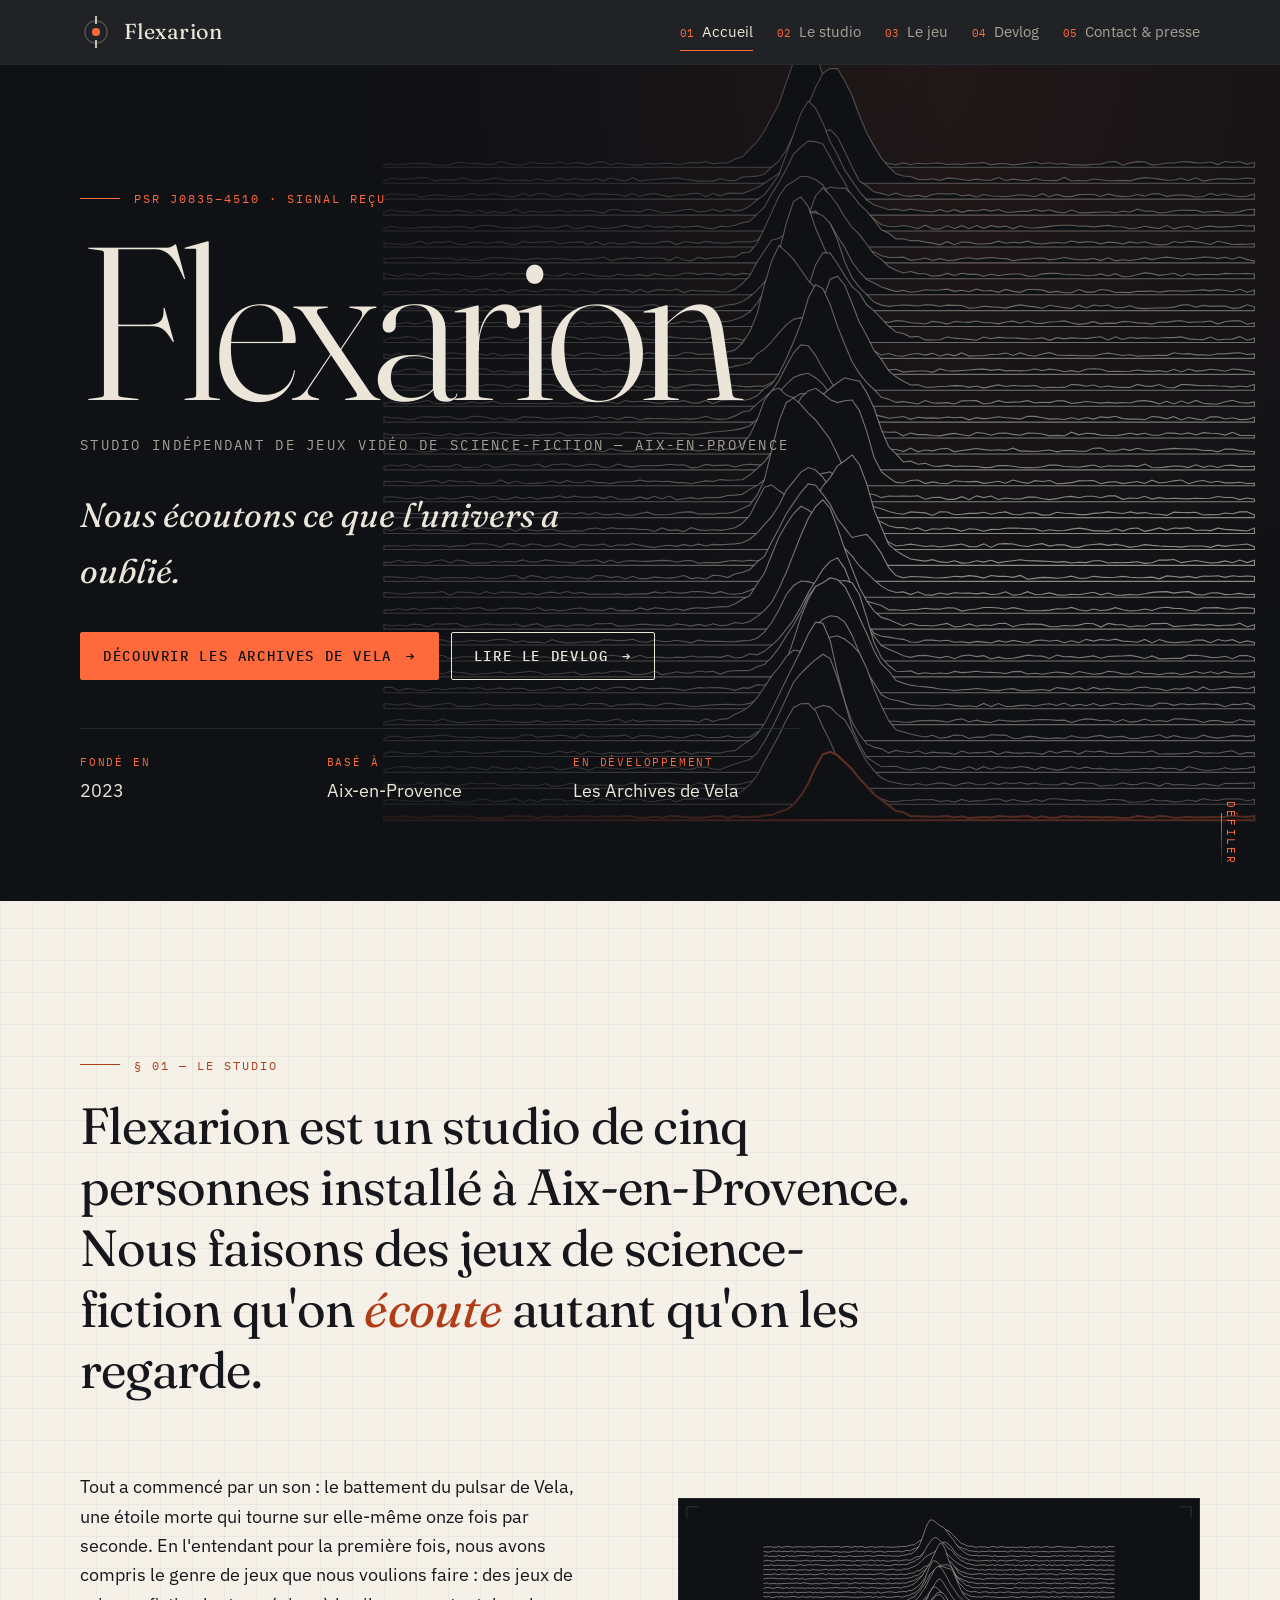
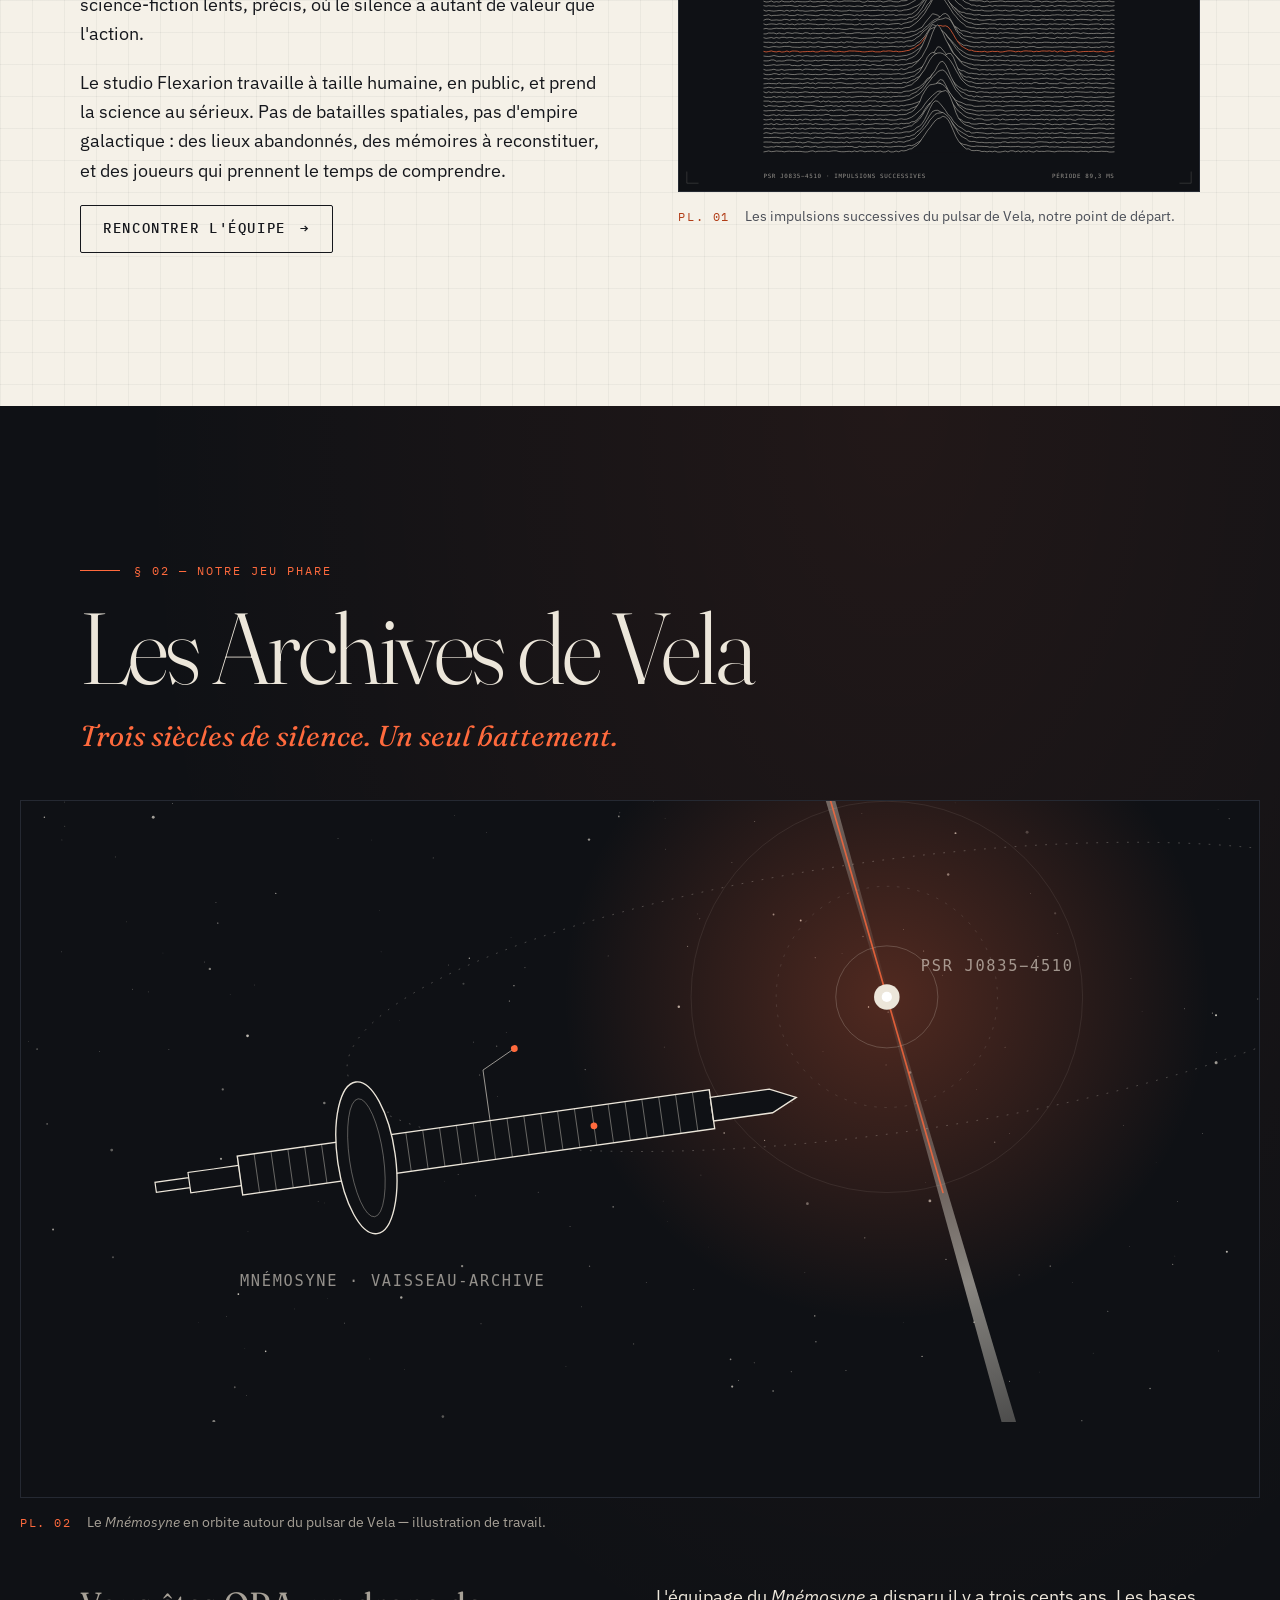
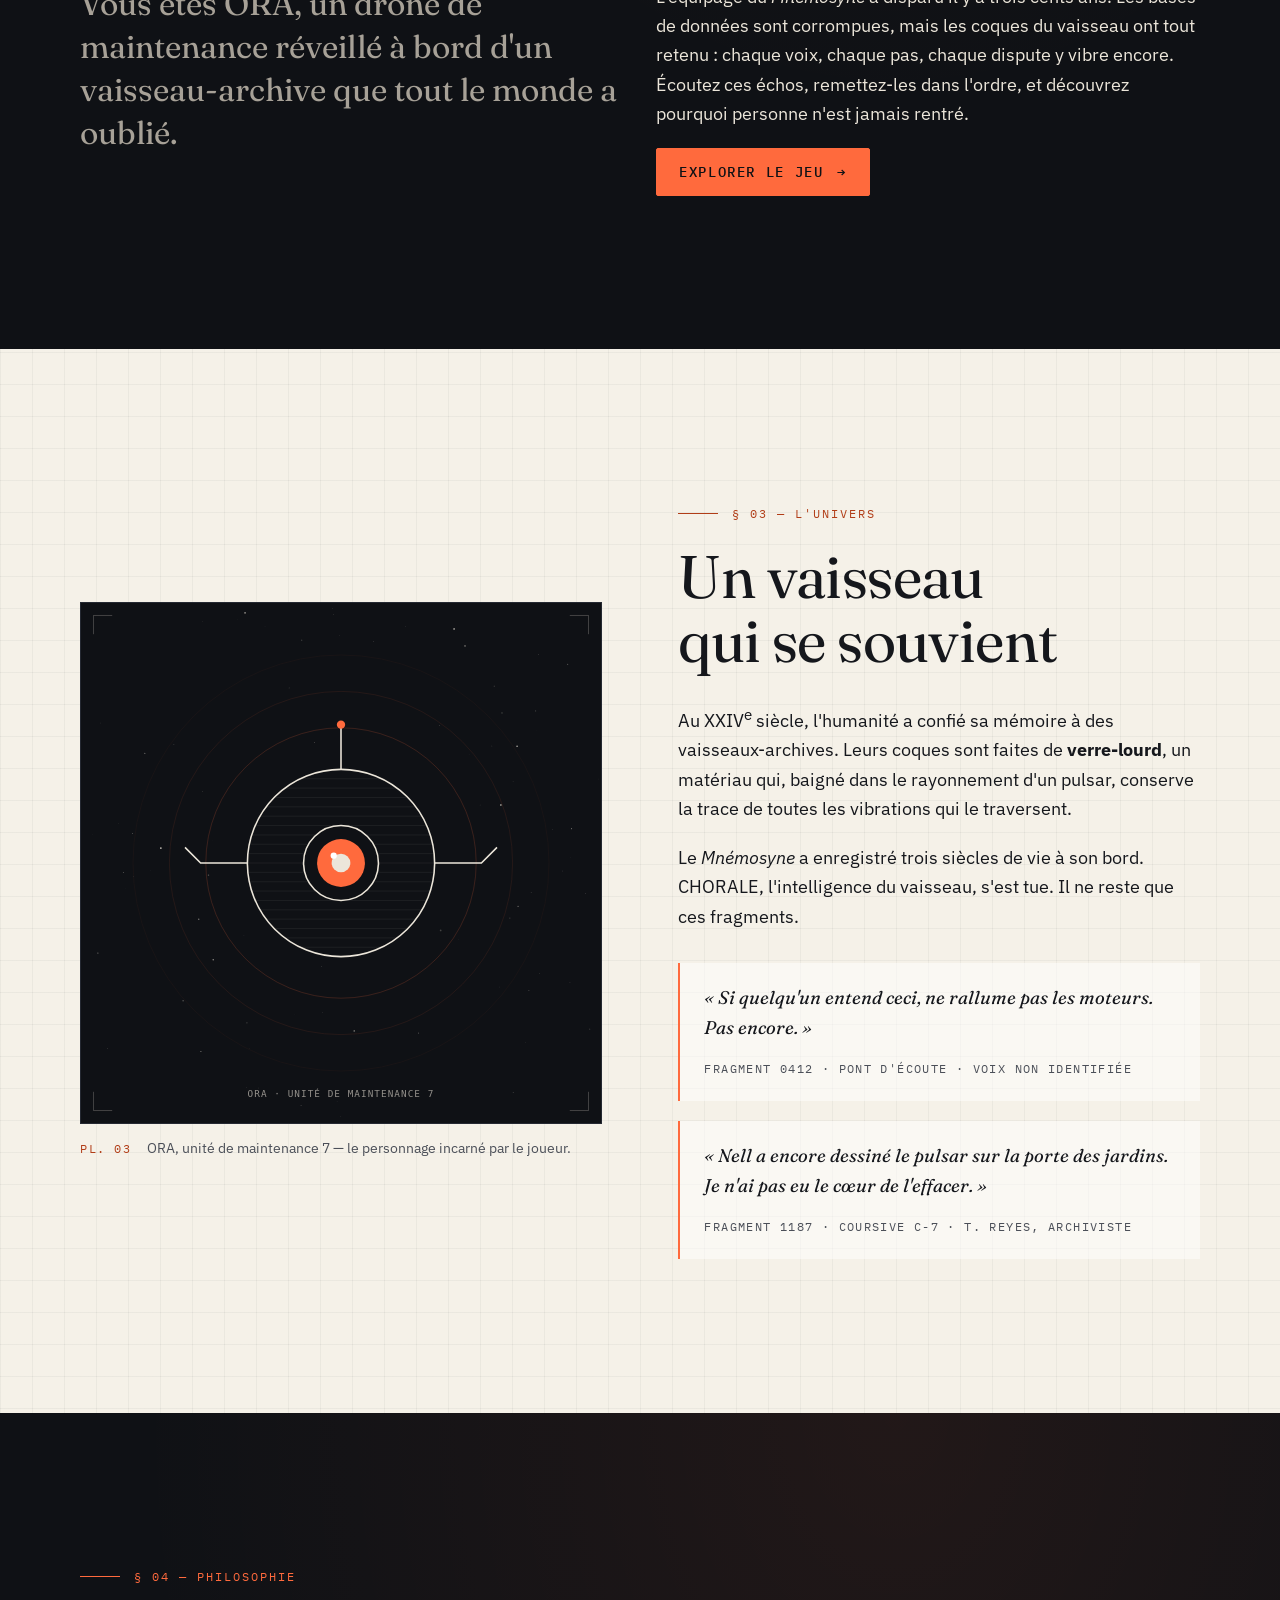
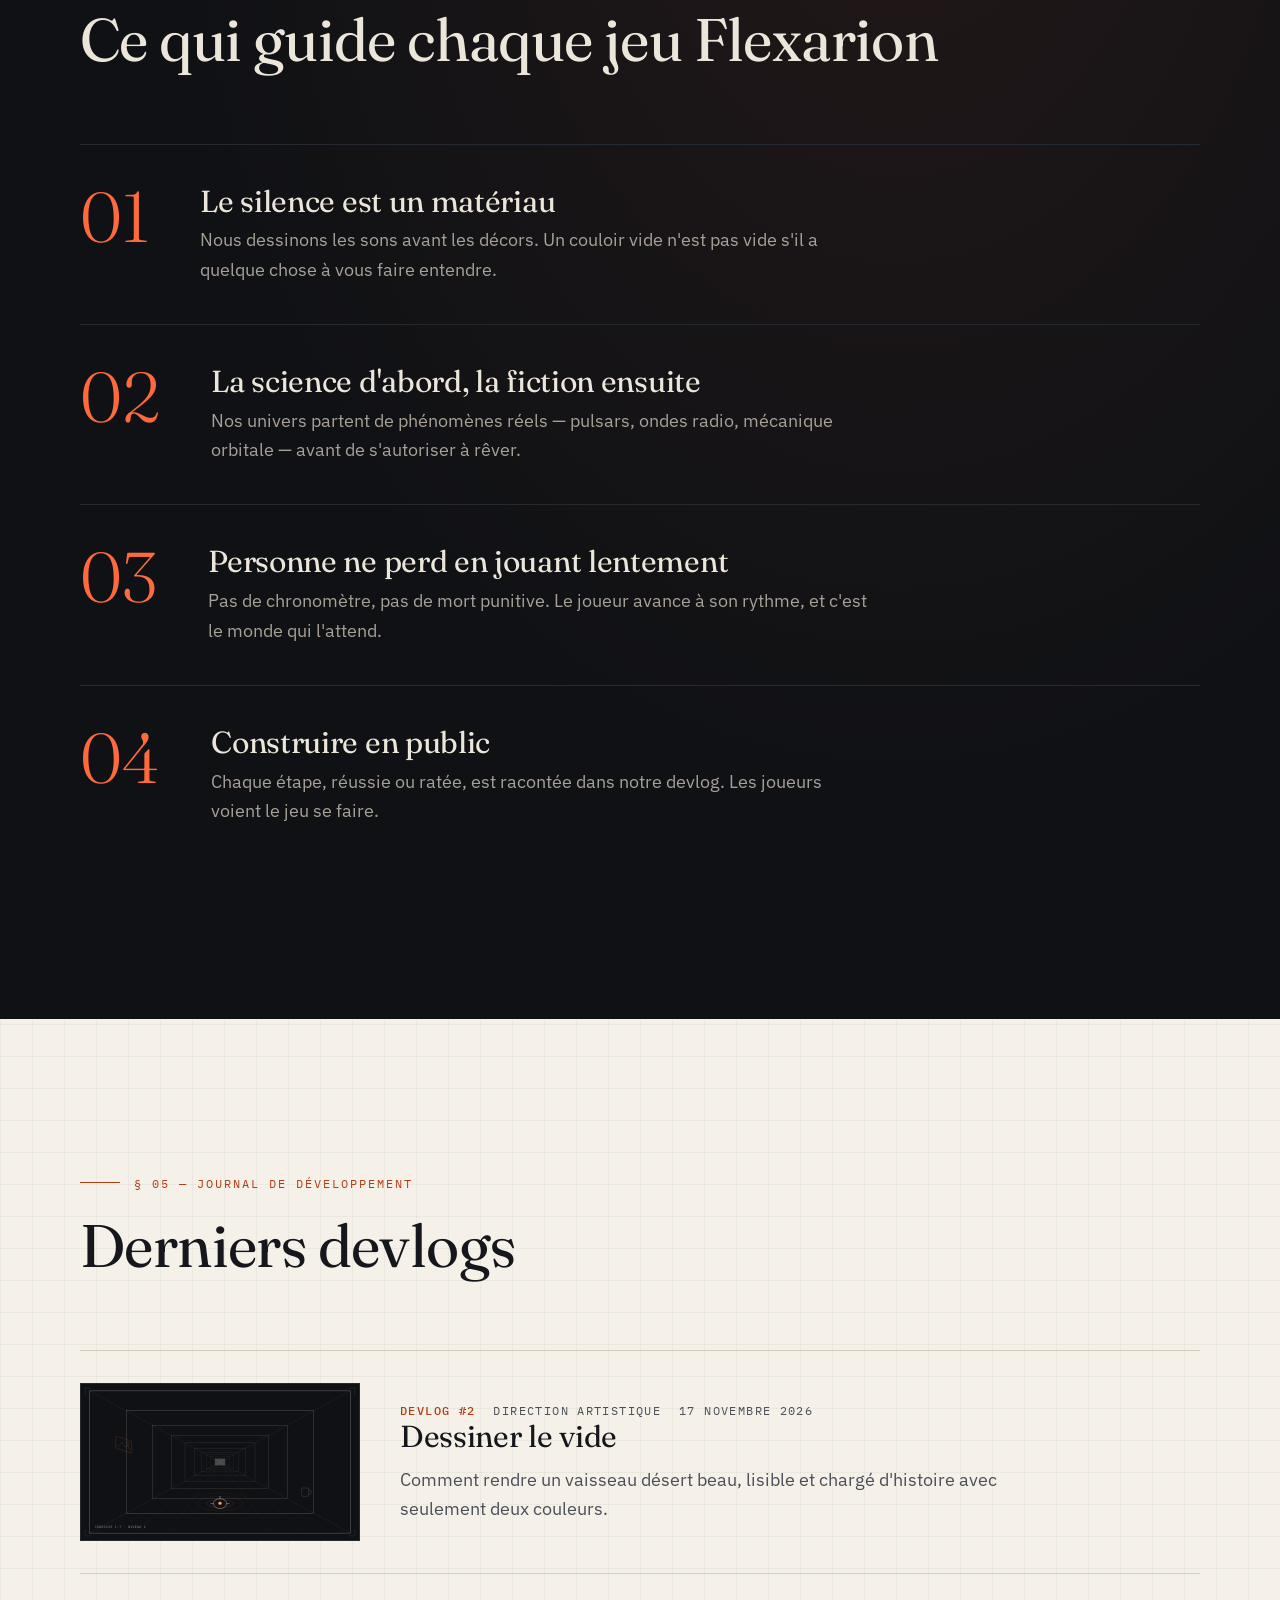
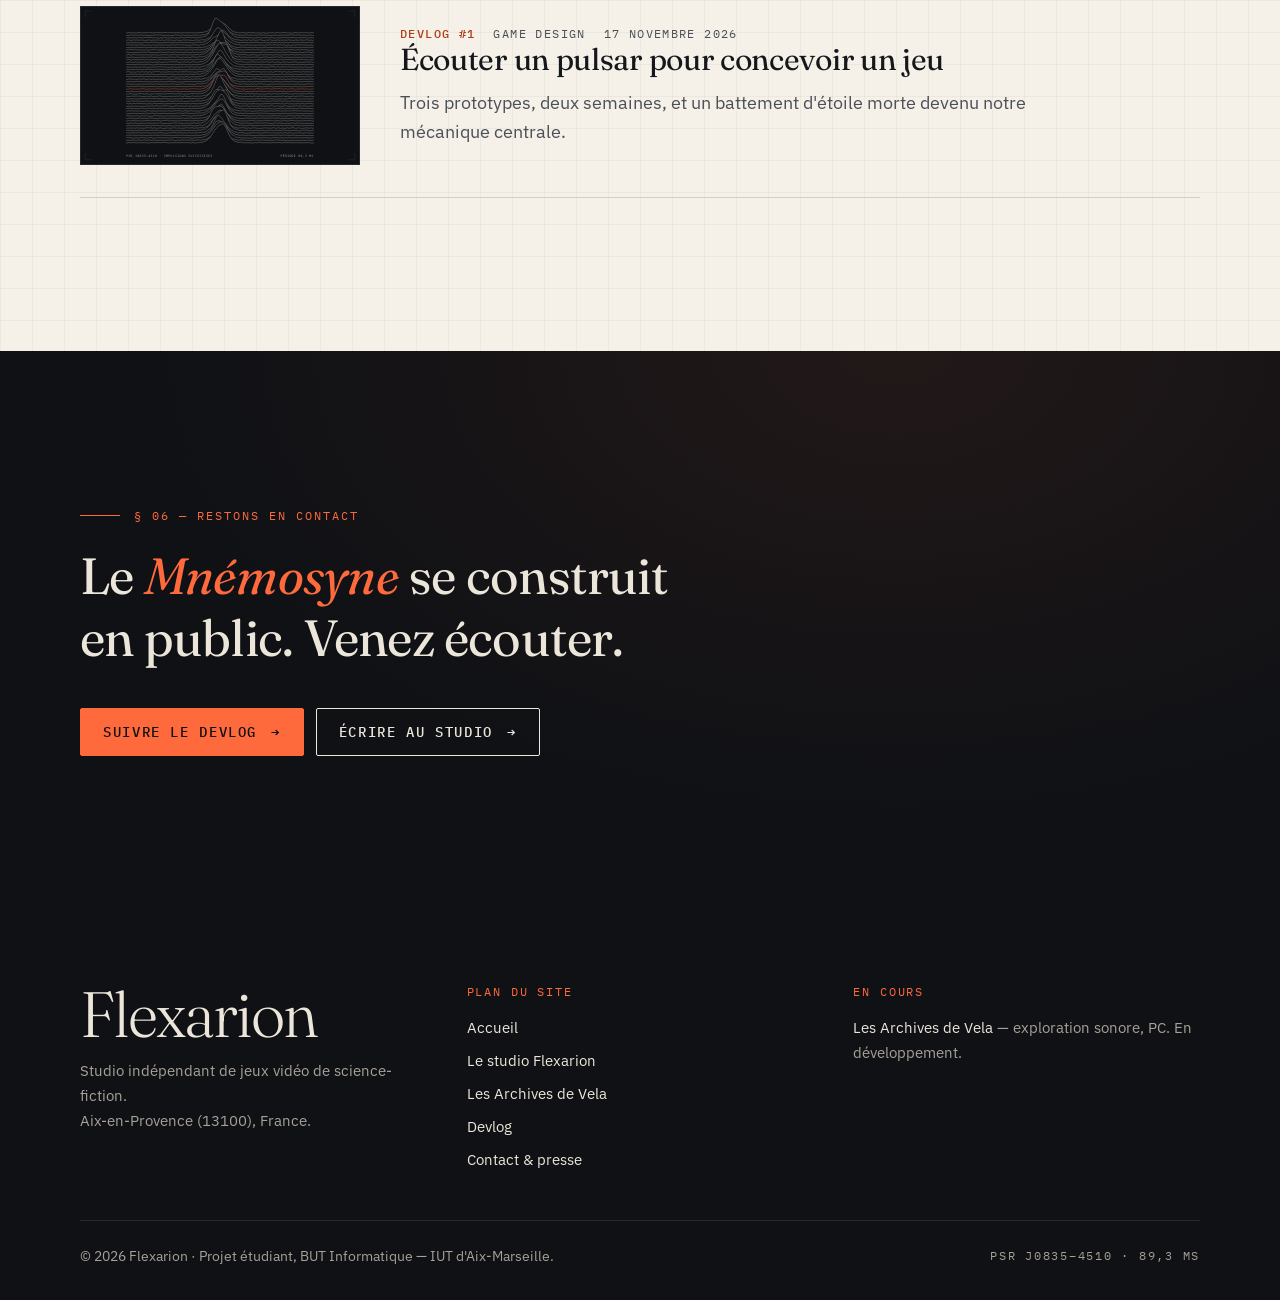
<file: docs/index.html>
<!DOCTYPE html>
<html lang="fr">
<head>
  <meta charset="UTF-8">
  <meta name="viewport" content="width=device-width, initial-scale=1">
  <title>Flexarion — Studio de jeux vidéo de science-fiction à Aix-en-Provence</title>
  <meta name="description" content="Flexarion, studio indépendant de jeux vidéo de science-fiction à Aix-en-Provence. Découvrez Les Archives de Vela, un jeu d'exploration où l'on écoute l'univers.">
  <link rel="canonical" href="https://hanabadjoudjb21217885.github.io/flexarion/">
  <meta name="theme-color" content="#0f1115">
  <meta property="og:type" content="website">
  <meta property="og:site_name" content="Flexarion">
  <meta property="og:locale" content="fr_FR">
  <meta property="og:title" content="Flexarion — Studio de jeux vidéo de science-fiction à Aix-en-Provence">
  <meta property="og:description" content="Studio indépendant aixois. Nous écoutons ce que l'univers a oublié. Premier jeu : Les Archives de Vela.">
  <meta property="og:url" content="https://hanabadjoudjb21217885.github.io/flexarion/">
  <meta property="og:image" content="https://hanabadjoudjb21217885.github.io/flexarion/assets/img/og-flexarion.png">
  <meta property="og:image:width" content="1200">
  <meta property="og:image:height" content="630">
  <meta property="og:image:alt" content="Logo Flexarion sur un graphique d'impulsions du pulsar de Vela">
  <meta name="twitter:card" content="summary_large_image">
  <meta name="twitter:title" content="Flexarion — Studio de jeux vidéo de science-fiction">
  <meta name="twitter:description" content="Studio indépendant aixois. Premier jeu : Les Archives de Vela.">
  <meta name="twitter:image" content="https://hanabadjoudjb21217885.github.io/flexarion/assets/img/og-flexarion.png">
  <link rel="icon" href="assets/img/favicon.svg" type="image/svg+xml">
  <link rel="preconnect" href="https://fonts.googleapis.com">
  <link rel="preconnect" href="https://fonts.gstatic.com" crossorigin>
  <link rel="stylesheet" href="https://fonts.googleapis.com/css2?family=Fraunces:ital,opsz,wght@0,9..144,300..600;1,9..144,300..600&family=IBM+Plex+Mono:wght@400;500&family=IBM+Plex+Sans:wght@400;500;600&display=swap">
  <link rel="stylesheet" href="assets/css/style.css">
  <script>document.documentElement.classList.add("js")</script>
  <script src="assets/js/main.js" defer></script>
  <script type="application/ld+json">
  {
    "@context": "https://schema.org",
    "@graph": [
      {
        "@type": "Organization",
        "@id": "https://hanabadjoudjb21217885.github.io/flexarion/#studio",
        "name": "Flexarion",
        "alternateName": "Studio Flexarion",
        "url": "https://hanabadjoudjb21217885.github.io/flexarion/",
        "logo": "https://hanabadjoudjb21217885.github.io/flexarion/assets/img/favicon.svg",
        "description": "Studio indépendant de développement de jeux vidéo de science-fiction basé à Aix-en-Provence.",
        "foundingDate": "2023",
        "address": {
          "@type": "PostalAddress",
          "addressLocality": "Aix-en-Provence",
          "postalCode": "13100",
          "addressRegion": "Provence-Alpes-Côte d'Azur",
          "addressCountry": "FR"
        }
      },
      {
        "@type": "WebSite",
        "@id": "https://hanabadjoudjb21217885.github.io/flexarion/#site",
        "name": "Flexarion",
        "url": "https://hanabadjoudjb21217885.github.io/flexarion/",
        "inLanguage": "fr-FR",
        "publisher": { "@id": "https://hanabadjoudjb21217885.github.io/flexarion/#studio" }
      }
    ]
  }
  </script>
</head>
<body>
  <a class="skip-link" href="#contenu">Aller au contenu</a>
  <div class="progress" aria-hidden="true"><span></span></div>

  <header class="site-header">
    <div class="site-header__inner">
      <a class="brand" href="./" aria-label="Flexarion, retour à l'accueil">
        <svg class="brand__mark" viewBox="0 0 40 40" width="32" height="32" aria-hidden="true"><circle cx="20" cy="20" r="14" fill="none" stroke="currentColor" stroke-opacity=".45"/><circle class="brand__core" cx="20" cy="20" r="5" fill="#ff6a3d"/><path d="M20 0v10M20 30v10" stroke="currentColor" stroke-width="2"/></svg>
        <span class="brand__name">Flexarion</span>
      </a>
      <button class="nav-toggle" type="button" aria-expanded="false" aria-controls="menu">
        <span class="nav-toggle__bars" aria-hidden="true"></span>
        <span class="nav-toggle__label">Menu</span>
      </button>
      <nav class="site-nav" id="menu" aria-label="Navigation principale">
        <ul>
          <li><a href="./" aria-current="page"><span class="site-nav__num" aria-hidden="true">01</span> Accueil</a></li>
          <li><a href="studio.html"><span class="site-nav__num" aria-hidden="true">02</span> Le studio</a></li>
          <li><a href="les-archives-de-vela.html"><span class="site-nav__num" aria-hidden="true">03</span> Le jeu</a></li>
          <li><a href="devlog/"><span class="site-nav__num" aria-hidden="true">04</span> Devlog</a></li>
          <li><a href="contact.html"><span class="site-nav__num" aria-hidden="true">05</span> Contact &amp; presse</a></li>
        </ul>
      </nav>
    </div>
  </header>

  <main id="contenu">
    <section class="hero on-ink" aria-labelledby="hero-title">
      <canvas class="hero__canvas" data-pulsar aria-hidden="true"></canvas>
      <div class="container hero__content">
        <p class="eyebrow">PSR J0835−4510 · signal reçu</p>
        <h1 class="hero__title" id="hero-title">
          <span class="hero__word">Flexarion</span>
          <span class="hero__subtitle">Studio indépendant de jeux vidéo de science-fiction — Aix-en-Provence</span>
        </h1>
        <p class="hero__tagline">Nous écoutons ce que l'univers a oublié.</p>
        <div class="btn-row">
          <a class="btn btn--primary" href="les-archives-de-vela.html">Découvrir Les Archives de Vela <span class="btn__arrow" aria-hidden="true">→</span></a>
          <a class="btn" href="devlog/">Lire le devlog <span class="btn__arrow" aria-hidden="true">→</span></a>
        </div>
        <dl class="hero__meta">
          <div><dt>Fondé en</dt><dd>2023</dd></div>
          <div><dt>Basé à</dt><dd>Aix-en-Provence</dd></div>
          <div><dt>En développement</dt><dd>Les Archives de Vela</dd></div>
        </dl>
      </div>
      <a class="scroll-cue" href="#manifeste">Défiler</a>
    </section>

    <section class="section" id="manifeste" aria-labelledby="manifeste-title">
      <div class="container">
        <div class="section-head reveal">
          <p class="eyebrow">§ 01 — Le studio</p>
          <h2 id="manifeste-title" class="visually-hidden">Le studio Flexarion</h2>
          <p class="statement">Flexarion est un studio de cinq personnes installé à Aix-en-Provence. Nous faisons des jeux de science-fiction qu'on <em>écoute</em> autant qu'on les regarde.</p>
        </div>
        <div class="split">
          <div class="prose reveal">
            <p>Tout a commencé par un son : le battement du pulsar de Vela, une étoile morte qui tourne sur elle-même onze fois par seconde. En l'entendant pour la première fois, nous avons compris le genre de jeux que nous voulions faire : des jeux de science-fiction lents, précis, où le silence a autant de valeur que l'action.</p>
            <p>Le studio Flexarion travaille à taille humaine, en public, et prend la science au sérieux. Pas de batailles spatiales, pas d'empire galactique : des lieux abandonnés, des mémoires à reconstituer, et des joueurs qui prennent le temps de comprendre.</p>
            <a class="btn" href="studio.html">Rencontrer l'équipe <span class="btn__arrow" aria-hidden="true">→</span></a>
          </div>
          <figure class="plate reveal" style="--delay: .15s">
            <div class="plate__frame"><img src="assets/img/pulse-plot.svg" width="1600" height="900" loading="lazy" alt="Graphique noir et blanc d'impulsions radio empilées du pulsar de Vela, une ligne surlignée en orange"></div>
            <figcaption><span class="plate__num">PL. 01</span> Les impulsions successives du pulsar de Vela, notre point de départ.</figcaption>
          </figure>
        </div>
      </div>
    </section>

    <section class="section on-ink" aria-labelledby="jeu-title">
      <div class="container">
        <p class="eyebrow reveal">§ 02 — Notre jeu phare</p>
        <h2 class="feature-game__title reveal" id="jeu-title">Les Archives de Vela</h2>
        <p class="feature-game__slogan reveal">Trois siècles de silence. Un seul battement.</p>
        <figure class="plate plate--bleed reveal">
          <div class="plate__frame"><img src="assets/img/mnemosyne-vela.svg" width="1600" height="900" loading="lazy" data-parallax="-0.04" alt="Le vaisseau-archive Mnémosyne, long et nervuré, en orbite autour du pulsar de Vela dont les deux faisceaux traversent le ciel"></div>
          <figcaption><span class="plate__num">PL. 02</span> Le <em>Mnémosyne</em> en orbite autour du pulsar de Vela — illustration de travail.</figcaption>
        </figure>
        <div class="feature-game__body">
          <p class="lede reveal">Vous êtes ORA, un drone de maintenance réveillé à bord d'un vaisseau-archive que tout le monde a oublié.</p>
          <div class="reveal" style="--delay: .1s">
            <p>L'équipage du <em>Mnémosyne</em> a disparu il y a trois cents ans. Les bases de données sont corrompues, mais les coques du vaisseau ont tout retenu : chaque voix, chaque pas, chaque dispute y vibre encore. Écoutez ces échos, remettez-les dans l'ordre, et découvrez pourquoi personne n'est jamais rentré.</p>
            <a class="btn btn--primary" href="les-archives-de-vela.html">Explorer le jeu <span class="btn__arrow" aria-hidden="true">→</span></a>
          </div>
        </div>
      </div>
    </section>

    <section class="section" aria-labelledby="univers-title">
      <div class="container">
        <div class="split split--reverse">
          <div class="reveal">
            <p class="eyebrow">§ 03 — L'univers</p>
            <h2 id="univers-title">Un vaisseau qui se souvient</h2>
            <div class="prose">
              <p>Au XXIV<sup>e</sup> siècle, l'humanité a confié sa mémoire à des vaisseaux-archives. Leurs coques sont faites de <strong>verre-lourd</strong>, un matériau qui, baigné dans le rayonnement d'un pulsar, conserve la trace de toutes les vibrations qui le traversent.</p>
              <p>Le <em>Mnémosyne</em> a enregistré trois siècles de vie à son bord. CHORALE, l'intelligence du vaisseau, s'est tue. Il ne reste que ces fragments.</p>
            </div>
            <div class="transcripts">
              <blockquote class="transcript">
                <p>« Si quelqu'un entend ceci, ne rallume pas les moteurs. Pas encore. »</p>
                <cite>Fragment 0412 · Pont d'écoute · voix non identifiée</cite>
              </blockquote>
              <blockquote class="transcript">
                <p>« Nell a encore dessiné le pulsar sur la porte des jardins. Je n'ai pas eu le cœur de l'effacer. »</p>
                <cite>Fragment 1187 · Coursive C-7 · T. Reyes, archiviste</cite>
              </blockquote>
            </div>
          </div>
          <figure class="plate reveal" style="--delay: .15s">
            <div class="plate__frame"><img src="assets/img/ora.svg" width="1000" height="1000" loading="lazy" alt="Portrait d'ORA : un petit drone rond à l'objectif orange, entouré d'ondes sonores concentriques"></div>
            <figcaption><span class="plate__num">PL. 03</span> ORA, unité de maintenance 7 — le personnage incarné par le joueur.</figcaption>
          </figure>
        </div>
      </div>
    </section>

    <section class="section on-ink" aria-labelledby="philosophie-title">
      <div class="container">
        <div class="section-head reveal">
          <p class="eyebrow">§ 04 — Philosophie</p>
          <h2 id="philosophie-title">Ce qui guide chaque jeu Flexarion</h2>
        </div>
        <ol class="principles">
          <li class="reveal">
            <h3>Le silence est un matériau</h3>
            <p>Nous dessinons les sons avant les décors. Un couloir vide n'est pas vide s'il a quelque chose à vous faire entendre.</p>
          </li>
          <li class="reveal">
            <h3>La science d'abord, la fiction ensuite</h3>
            <p>Nos univers partent de phénomènes réels — pulsars, ondes radio, mécanique orbitale — avant de s'autoriser à rêver.</p>
          </li>
          <li class="reveal">
            <h3>Personne ne perd en jouant lentement</h3>
            <p>Pas de chronomètre, pas de mort punitive. Le joueur avance à son rythme, et c'est le monde qui l'attend.</p>
          </li>
          <li class="reveal">
            <h3>Construire en public</h3>
            <p>Chaque étape, réussie ou ratée, est racontée dans notre devlog. Les joueurs voient le jeu se faire.</p>
          </li>
        </ol>
      </div>
    </section>

    <section class="section" aria-labelledby="devlog-title">
      <div class="container">
        <div class="section-head reveal">
          <p class="eyebrow">§ 05 — Journal de développement</p>
          <h2 id="devlog-title">Derniers devlogs</h2>
        </div>
        <ul class="log-list">
          <li class="log-entry reveal">
            <a class="log-entry__cover" href="devlog/02-dessiner-le-vide.html" tabindex="-1" aria-hidden="true"><img src="assets/img/coursive.svg" width="1600" height="900" loading="lazy" alt=""></a>
            <div>
              <p class="log-entry__meta"><strong>Devlog #2</strong><span>Direction artistique</span><time datetime="2026-11-17">17 novembre 2026</time></p>
              <h3><a href="devlog/02-dessiner-le-vide.html">Dessiner le vide</a></h3>
              <p>Comment rendre un vaisseau désert beau, lisible et chargé d'histoire avec seulement deux couleurs.</p>
            </div>
          </li>
          <li class="log-entry reveal">
            <a class="log-entry__cover" href="devlog/01-ecouter-un-pulsar.html" tabindex="-1" aria-hidden="true"><img src="assets/img/pulse-plot.svg" width="1600" height="900" loading="lazy" alt=""></a>
            <div>
              <p class="log-entry__meta"><strong>Devlog #1</strong><span>Game design</span><time datetime="2026-11-17">17 novembre 2026</time></p>
              <h3><a href="devlog/01-ecouter-un-pulsar.html">Écouter un pulsar pour concevoir un jeu</a></h3>
              <p>Trois prototypes, deux semaines, et un battement d'étoile morte devenu notre mécanique centrale.</p>
            </div>
          </li>
        </ul>
      </div>
    </section>

    <section class="section on-ink cta-band" aria-labelledby="cta-title">
      <div class="container reveal">
        <p class="eyebrow">§ 06 — Restons en contact</p>
        <h2 id="cta-title" class="statement">Le <em>Mnémosyne</em> se construit en public. Venez écouter.</h2>
        <div class="btn-row">
          <a class="btn btn--primary" href="devlog/">Suivre le devlog <span class="btn__arrow" aria-hidden="true">→</span></a>
          <a class="btn" href="contact.html">Écrire au studio <span class="btn__arrow" aria-hidden="true">→</span></a>
        </div>
      </div>
    </section>
  </main>

  <footer class="site-footer">
    <div class="container">
      <div class="site-footer__grid">
        <div>
          <p class="site-footer__brand">Flexarion</p>
          <p>Studio indépendant de jeux vidéo de science-fiction.<br>Aix-en-Provence (13100), France.</p>
        </div>
        <nav aria-label="Plan du site">
          <p class="site-footer__title">Plan du site</p>
          <ul>
            <li><a href="./">Accueil</a></li>
            <li><a href="studio.html">Le studio Flexarion</a></li>
            <li><a href="les-archives-de-vela.html">Les Archives de Vela</a></li>
            <li><a href="devlog/">Devlog</a></li>
            <li><a href="contact.html">Contact &amp; presse</a></li>
          </ul>
        </nav>
        <div>
          <p class="site-footer__title">En cours</p>
          <p><a href="les-archives-de-vela.html">Les Archives de Vela</a> — exploration sonore, PC. En développement.</p>
        </div>
      </div>
      <div class="site-footer__bottom">
        <p>© 2026 Flexarion · Projet étudiant, BUT Informatique — IUT d'Aix-Marseille.</p>
        <p class="mono">PSR J0835−4510 · 89,3 ms</p>
      </div>
    </div>
  </footer>
</body>
</html>
</file>
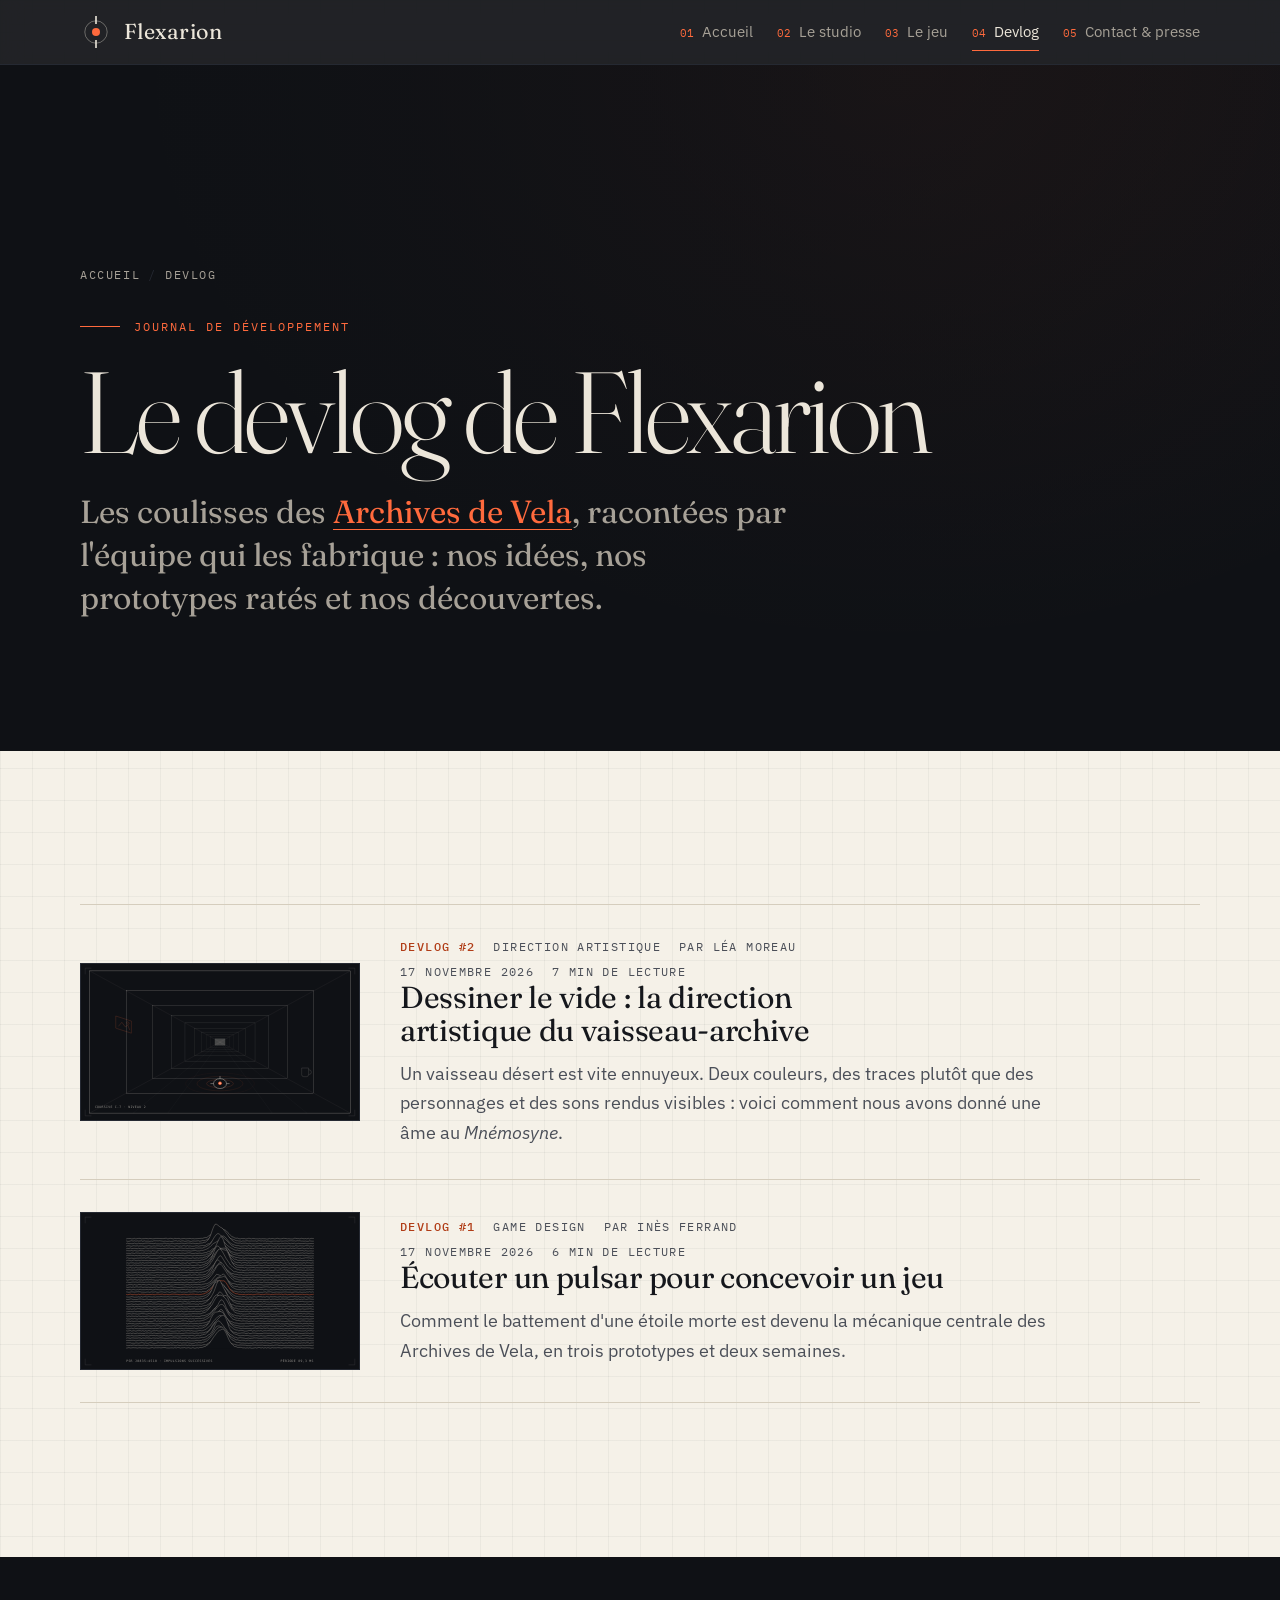
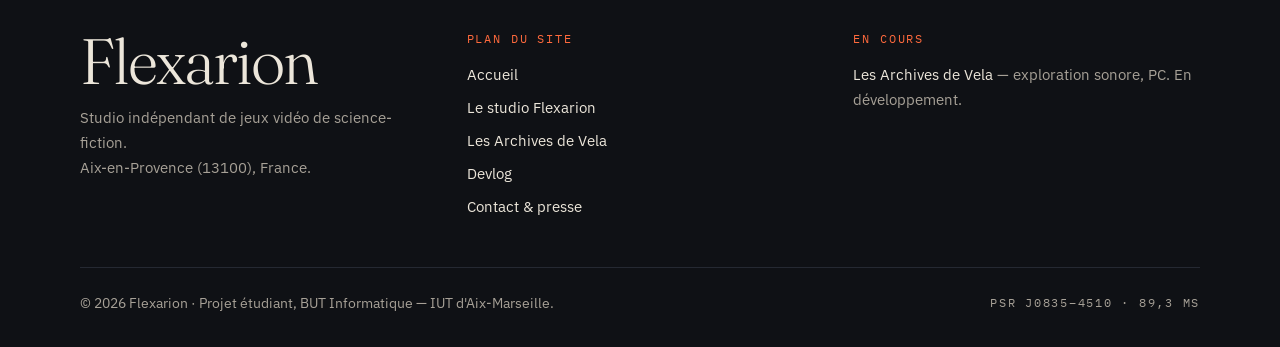
<file: docs/devlog/index.html>
<!DOCTYPE html>
<html lang="fr">
<head>
  <meta charset="UTF-8">
  <meta name="viewport" content="width=device-width, initial-scale=1">
  <title>Devlog Flexarion — Journal de développement des Archives de Vela</title>
  <meta name="description" content="Le devlog du studio Flexarion : game design, direction artistique et technique. Suivez le développement des Archives de Vela, notre jeu de science-fiction.">
  <link rel="canonical" href="https://hanabadjoudjb21217885.github.io/flexarion/devlog/">
  <meta name="theme-color" content="#0f1115">
  <meta property="og:type" content="website">
  <meta property="og:site_name" content="Flexarion">
  <meta property="og:locale" content="fr_FR">
  <meta property="og:title" content="Devlog Flexarion — Journal de développement">
  <meta property="og:description" content="Suivez pas à pas le développement des Archives de Vela.">
  <meta property="og:url" content="https://hanabadjoudjb21217885.github.io/flexarion/devlog/">
  <meta property="og:image" content="https://hanabadjoudjb21217885.github.io/flexarion/assets/img/og-flexarion.png">
  <meta property="og:image:width" content="1200">
  <meta property="og:image:height" content="630">
  <meta property="og:image:alt" content="Logo Flexarion sur un graphique d'impulsions du pulsar de Vela">
  <meta name="twitter:card" content="summary_large_image">
  <meta name="twitter:title" content="Devlog Flexarion">
  <meta name="twitter:description" content="Suivez pas à pas le développement des Archives de Vela.">
  <meta name="twitter:image" content="https://hanabadjoudjb21217885.github.io/flexarion/assets/img/og-flexarion.png">
  <link rel="icon" href="../assets/img/favicon.svg" type="image/svg+xml">
  <link rel="preconnect" href="https://fonts.googleapis.com">
  <link rel="preconnect" href="https://fonts.gstatic.com" crossorigin>
  <link rel="stylesheet" href="https://fonts.googleapis.com/css2?family=Fraunces:ital,opsz,wght@0,9..144,300..600;1,9..144,300..600&family=IBM+Plex+Mono:wght@400;500&family=IBM+Plex+Sans:wght@400;500;600&display=swap">
  <link rel="stylesheet" href="../assets/css/style.css">
  <script>document.documentElement.classList.add("js")</script>
  <script src="../assets/js/main.js" defer></script>
  <script type="application/ld+json">
  {
    "@context": "https://schema.org",
    "@graph": [
      {
        "@type": "Blog",
        "name": "Devlog Flexarion",
        "url": "https://hanabadjoudjb21217885.github.io/flexarion/devlog/",
        "inLanguage": "fr-FR",
        "publisher": { "@type": "Organization", "name": "Flexarion" }
      },
      {
        "@type": "BreadcrumbList",
        "itemListElement": [
          { "@type": "ListItem", "position": 1, "name": "Accueil", "item": "https://hanabadjoudjb21217885.github.io/flexarion/" },
          { "@type": "ListItem", "position": 2, "name": "Devlog", "item": "https://hanabadjoudjb21217885.github.io/flexarion/devlog/" }
        ]
      }
    ]
  }
  </script>
</head>
<body>
  <a class="skip-link" href="#contenu">Aller au contenu</a>
  <div class="progress" aria-hidden="true"><span></span></div>

  <header class="site-header">
    <div class="site-header__inner">
      <a class="brand" href="../" aria-label="Flexarion, retour à l'accueil">
        <svg class="brand__mark" viewBox="0 0 40 40" width="32" height="32" aria-hidden="true"><circle cx="20" cy="20" r="14" fill="none" stroke="currentColor" stroke-opacity=".45"/><circle class="brand__core" cx="20" cy="20" r="5" fill="#ff6a3d"/><path d="M20 0v10M20 30v10" stroke="currentColor" stroke-width="2"/></svg>
        <span class="brand__name">Flexarion</span>
      </a>
      <button class="nav-toggle" type="button" aria-expanded="false" aria-controls="menu">
        <span class="nav-toggle__bars" aria-hidden="true"></span>
        <span class="nav-toggle__label">Menu</span>
      </button>
      <nav class="site-nav" id="menu" aria-label="Navigation principale">
        <ul>
          <li><a href="../"><span class="site-nav__num" aria-hidden="true">01</span> Accueil</a></li>
          <li><a href="../studio.html"><span class="site-nav__num" aria-hidden="true">02</span> Le studio</a></li>
          <li><a href="../les-archives-de-vela.html"><span class="site-nav__num" aria-hidden="true">03</span> Le jeu</a></li>
          <li><a href="./" aria-current="page"><span class="site-nav__num" aria-hidden="true">04</span> Devlog</a></li>
          <li><a href="../contact.html"><span class="site-nav__num" aria-hidden="true">05</span> Contact &amp; presse</a></li>
        </ul>
      </nav>
    </div>
  </header>

  <main id="contenu">
    <section class="page-hero on-ink" aria-labelledby="page-title">
      <div class="container">
        <nav class="breadcrumb" aria-label="Fil d'Ariane">
          <ol>
            <li><a href="../">Accueil</a></li>
            <li aria-current="page">Devlog</li>
          </ol>
        </nav>
        <p class="eyebrow">Journal de développement</p>
        <h1 id="page-title">Le devlog de Flexarion</h1>
        <p class="lede">Les coulisses des <a href="../les-archives-de-vela.html">Archives de Vela</a>, racontées par l'équipe qui les fabrique : nos idées, nos prototypes ratés et nos découvertes.</p>
      </div>
    </section>

    <section class="section" aria-labelledby="articles-title">
      <div class="container">
        <h2 id="articles-title" class="visually-hidden">Tous les articles</h2>
        <ul class="log-list">
          <li class="log-entry reveal">
            <a class="log-entry__cover" href="02-dessiner-le-vide.html" tabindex="-1" aria-hidden="true"><img src="../assets/img/coursive.svg" width="1600" height="900" alt=""></a>
            <div>
              <p class="log-entry__meta"><strong>Devlog #2</strong><span>Direction artistique</span><span>Par Léa Moreau</span><time datetime="2026-11-17">17 novembre 2026</time><span>7 min de lecture</span></p>
              <h3><a href="02-dessiner-le-vide.html">Dessiner le vide : la direction artistique du vaisseau-archive</a></h3>
              <p>Un vaisseau désert est vite ennuyeux. Deux couleurs, des traces plutôt que des personnages et des sons rendus visibles : voici comment nous avons donné une âme au <em>Mnémosyne</em>.</p>
            </div>
          </li>
          <li class="log-entry reveal">
            <a class="log-entry__cover" href="01-ecouter-un-pulsar.html" tabindex="-1" aria-hidden="true"><img src="../assets/img/pulse-plot.svg" width="1600" height="900" alt=""></a>
            <div>
              <p class="log-entry__meta"><strong>Devlog #1</strong><span>Game design</span><span>Par Inès Ferrand</span><time datetime="2026-11-17">17 novembre 2026</time><span>6 min de lecture</span></p>
              <h3><a href="01-ecouter-un-pulsar.html">Écouter un pulsar pour concevoir un jeu</a></h3>
              <p>Comment le battement d'une étoile morte est devenu la mécanique centrale des Archives de Vela, en trois prototypes et deux semaines.</p>
            </div>
          </li>
        </ul>
      </div>
    </section>
  </main>

  <footer class="site-footer">
    <div class="container">
      <div class="site-footer__grid">
        <div>
          <p class="site-footer__brand">Flexarion</p>
          <p>Studio indépendant de jeux vidéo de science-fiction.<br>Aix-en-Provence (13100), France.</p>
        </div>
        <nav aria-label="Plan du site">
          <p class="site-footer__title">Plan du site</p>
          <ul>
            <li><a href="../">Accueil</a></li>
            <li><a href="../studio.html">Le studio Flexarion</a></li>
            <li><a href="../les-archives-de-vela.html">Les Archives de Vela</a></li>
            <li><a href="./">Devlog</a></li>
            <li><a href="../contact.html">Contact &amp; presse</a></li>
          </ul>
        </nav>
        <div>
          <p class="site-footer__title">En cours</p>
          <p><a href="../les-archives-de-vela.html">Les Archives de Vela</a> — exploration sonore, PC. En développement.</p>
        </div>
      </div>
      <div class="site-footer__bottom">
        <p>© 2026 Flexarion · Projet étudiant, BUT Informatique — IUT d'Aix-Marseille.</p>
        <p class="mono">PSR J0835−4510 · 89,3 ms</p>
      </div>
    </div>
  </footer>
</body>
</html>
</file>
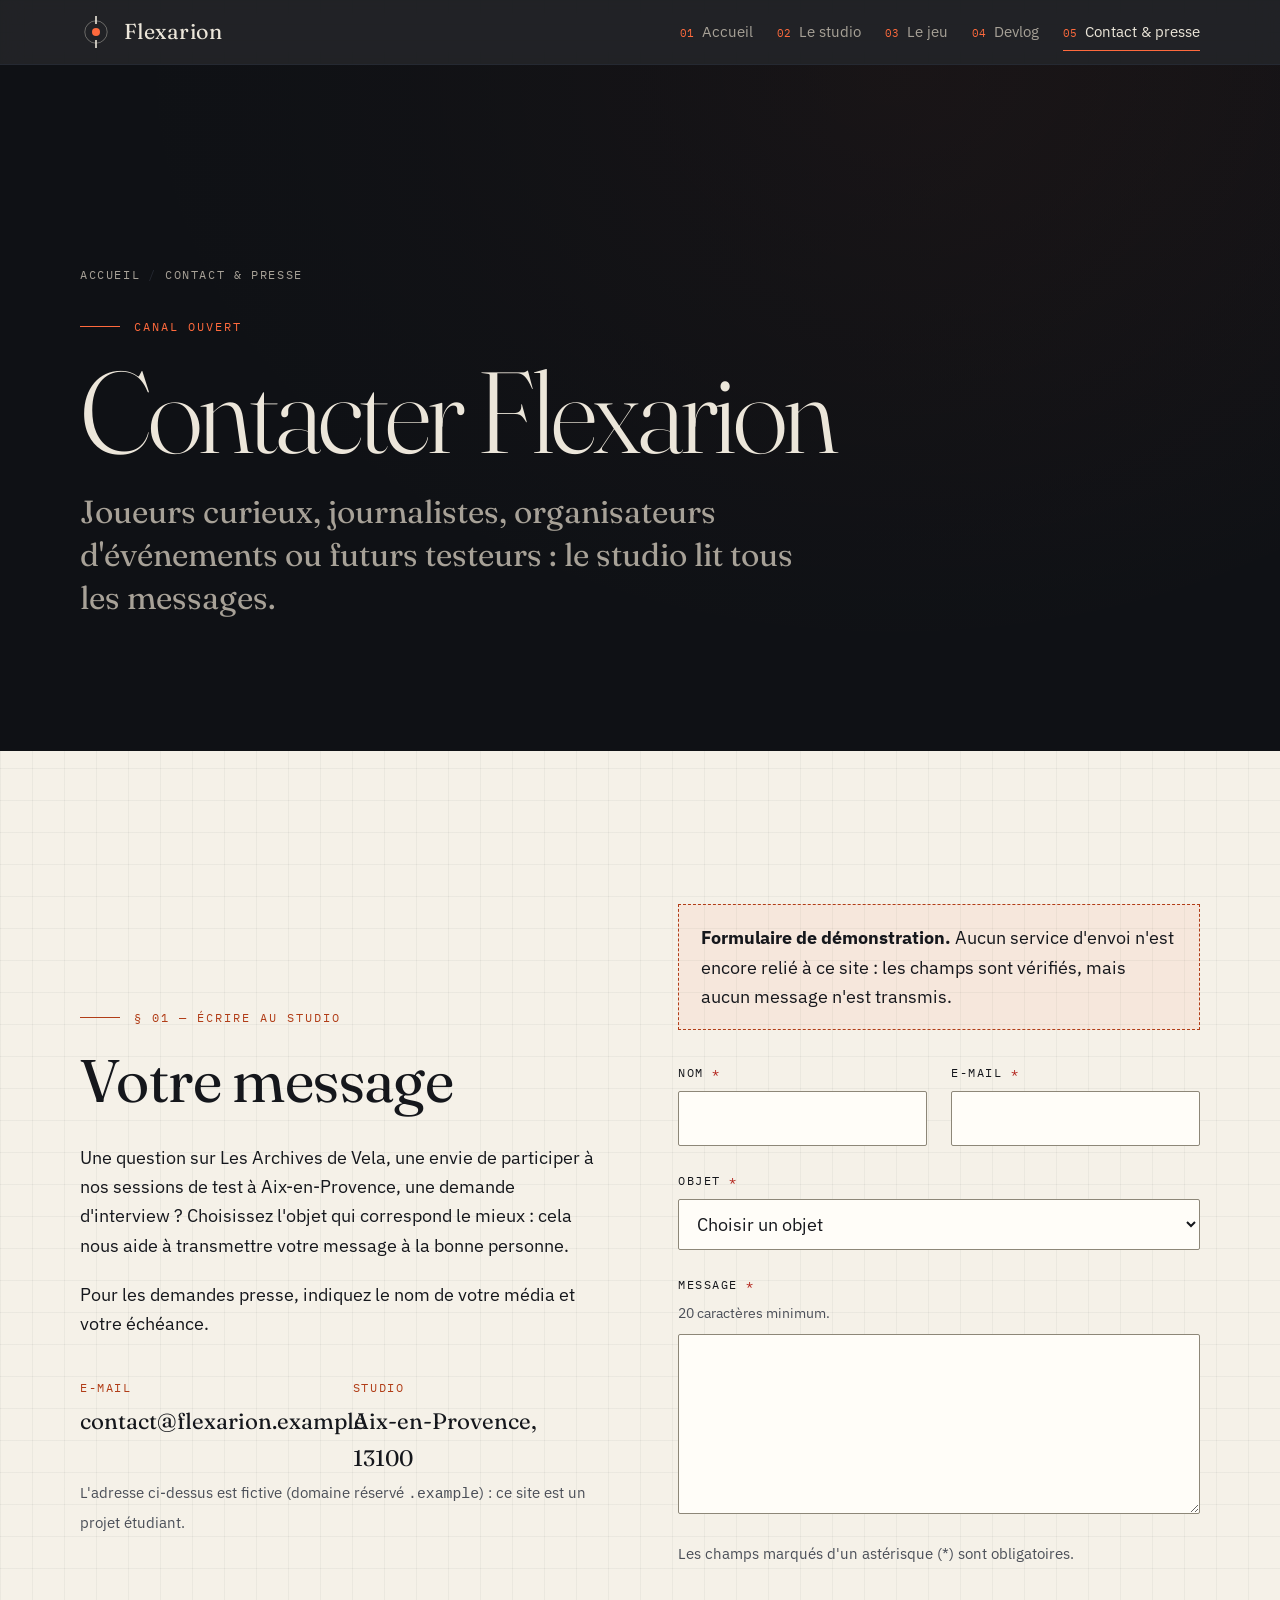
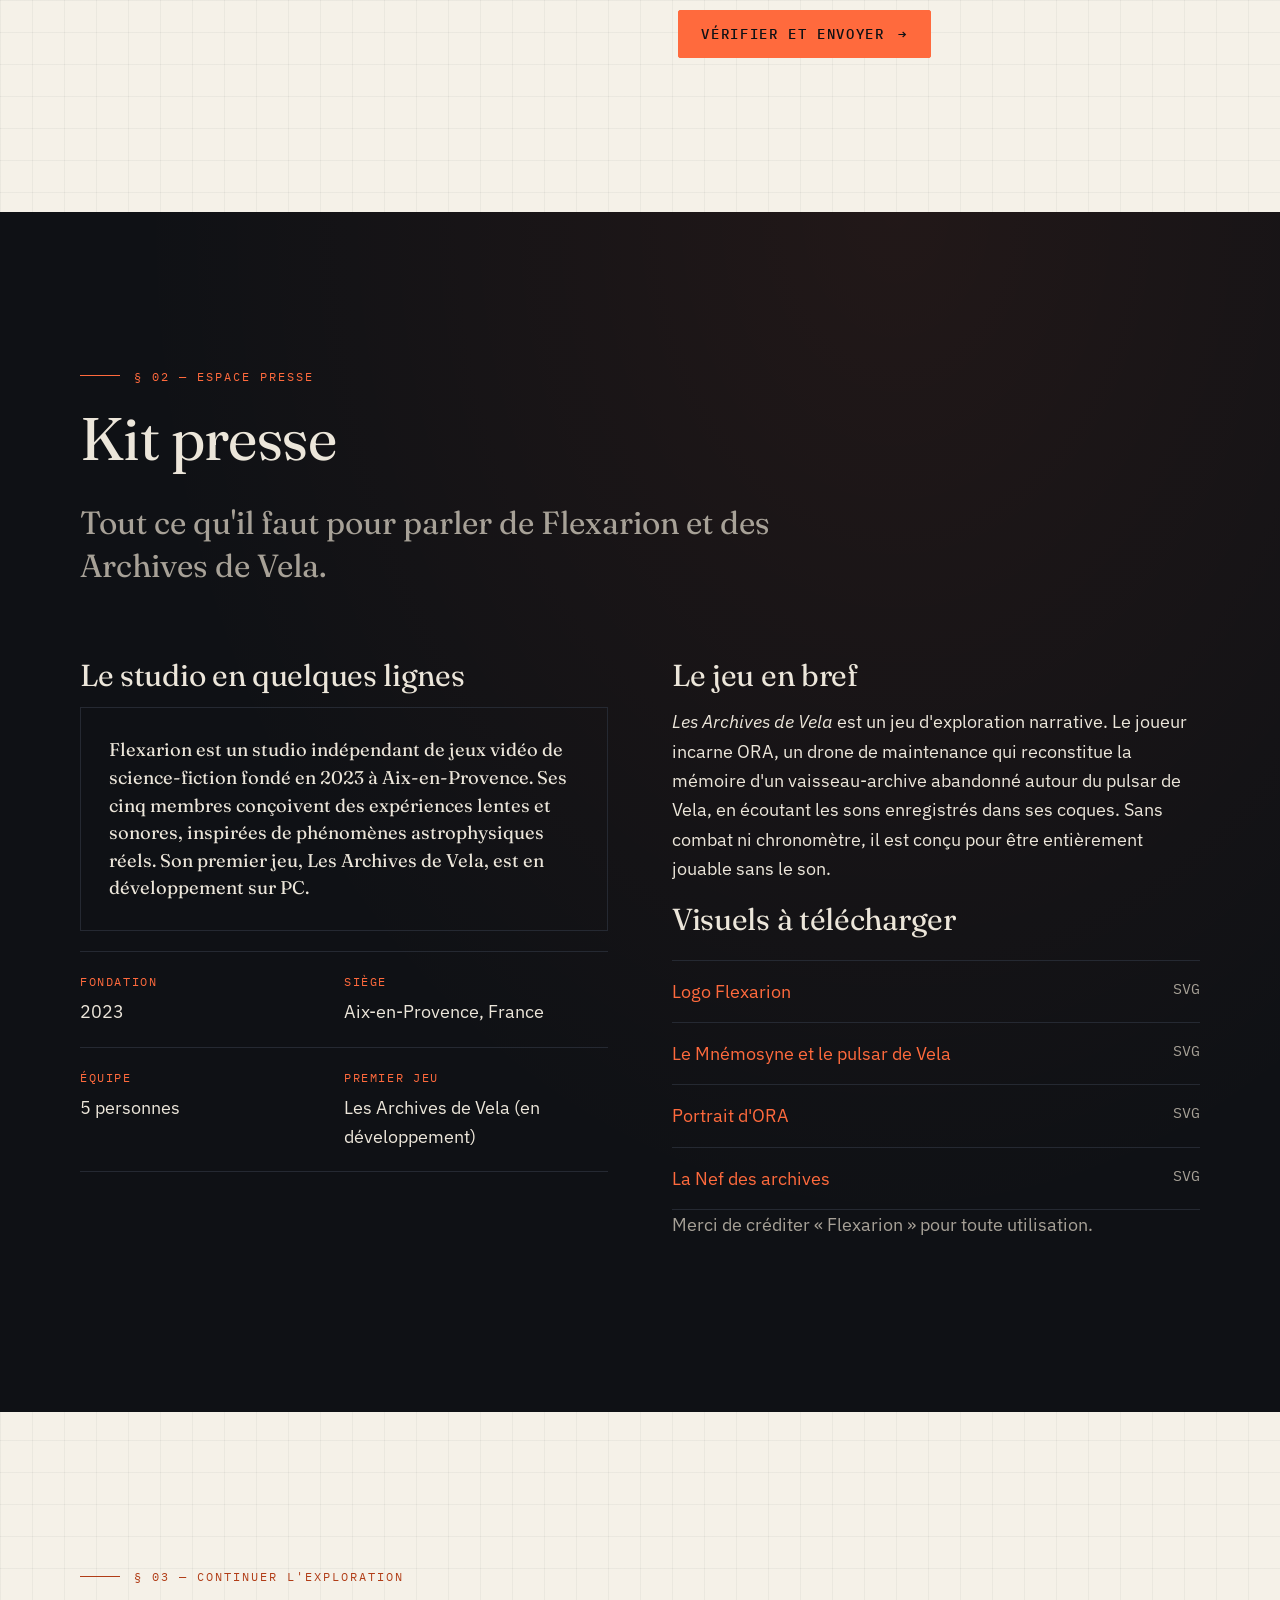
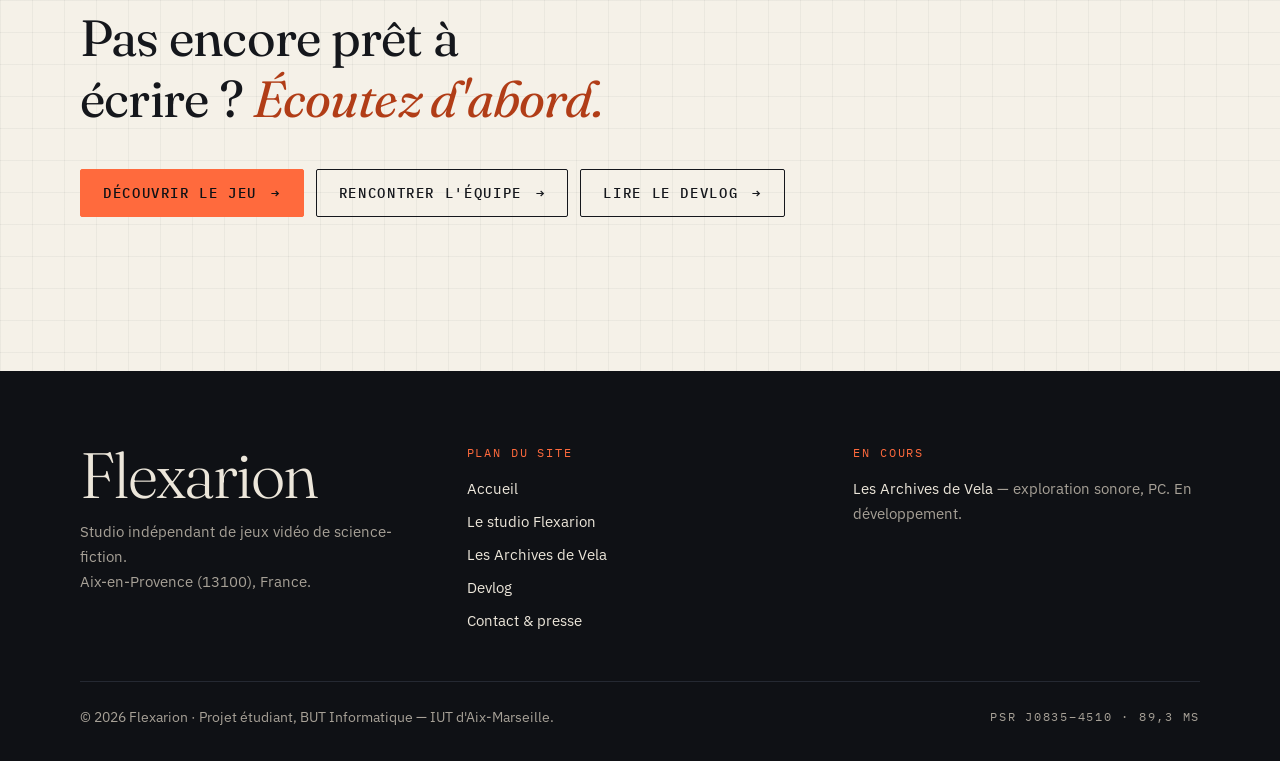
<file: docs/contact.html>
<!DOCTYPE html>
<html lang="fr">
<head>
  <meta charset="UTF-8">
  <meta name="viewport" content="width=device-width, initial-scale=1">
  <title>Contact et presse — Studio Flexarion, Aix-en-Provence</title>
  <meta name="description" content="Contactez le studio Flexarion à Aix-en-Provence. Espace presse : présentation du studio, fiche des Archives de Vela, logo et visuels à télécharger.">
  <link rel="canonical" href="https://hanabadjoudjb21217885.github.io/flexarion/contact.html">
  <meta name="theme-color" content="#0f1115">
  <meta property="og:type" content="website">
  <meta property="og:site_name" content="Flexarion">
  <meta property="og:locale" content="fr_FR">
  <meta property="og:title" content="Contact et presse — Flexarion">
  <meta property="og:description" content="Joueurs, journalistes, partenaires : écrivez au studio Flexarion. Kit presse disponible.">
  <meta property="og:url" content="https://hanabadjoudjb21217885.github.io/flexarion/contact.html">
  <meta property="og:image" content="https://hanabadjoudjb21217885.github.io/flexarion/assets/img/og-flexarion.png">
  <meta property="og:image:width" content="1200">
  <meta property="og:image:height" content="630">
  <meta property="og:image:alt" content="Logo Flexarion sur un graphique d'impulsions du pulsar de Vela">
  <meta name="twitter:card" content="summary_large_image">
  <meta name="twitter:title" content="Contact et presse — Flexarion">
  <meta name="twitter:description" content="Écrivez au studio Flexarion. Kit presse disponible.">
  <meta name="twitter:image" content="https://hanabadjoudjb21217885.github.io/flexarion/assets/img/og-flexarion.png">
  <link rel="icon" href="assets/img/favicon.svg" type="image/svg+xml">
  <link rel="preconnect" href="https://fonts.googleapis.com">
  <link rel="preconnect" href="https://fonts.gstatic.com" crossorigin>
  <link rel="stylesheet" href="https://fonts.googleapis.com/css2?family=Fraunces:ital,opsz,wght@0,9..144,300..600;1,9..144,300..600&family=IBM+Plex+Mono:wght@400;500&family=IBM+Plex+Sans:wght@400;500;600&display=swap">
  <link rel="stylesheet" href="assets/css/style.css">
  <script>document.documentElement.classList.add("js")</script>
  <script src="assets/js/main.js" defer></script>
  <script type="application/ld+json">
  {
    "@context": "https://schema.org",
    "@graph": [
      {
        "@type": "ContactPage",
        "name": "Contact et presse — Flexarion",
        "url": "https://hanabadjoudjb21217885.github.io/flexarion/contact.html",
        "about": { "@type": "Organization", "name": "Flexarion", "url": "https://hanabadjoudjb21217885.github.io/flexarion/" }
      },
      {
        "@type": "BreadcrumbList",
        "itemListElement": [
          { "@type": "ListItem", "position": 1, "name": "Accueil", "item": "https://hanabadjoudjb21217885.github.io/flexarion/" },
          { "@type": "ListItem", "position": 2, "name": "Contact et presse", "item": "https://hanabadjoudjb21217885.github.io/flexarion/contact.html" }
        ]
      }
    ]
  }
  </script>
</head>
<body>
  <a class="skip-link" href="#contenu">Aller au contenu</a>
  <div class="progress" aria-hidden="true"><span></span></div>

  <header class="site-header">
    <div class="site-header__inner">
      <a class="brand" href="./" aria-label="Flexarion, retour à l'accueil">
        <svg class="brand__mark" viewBox="0 0 40 40" width="32" height="32" aria-hidden="true"><circle cx="20" cy="20" r="14" fill="none" stroke="currentColor" stroke-opacity=".45"/><circle class="brand__core" cx="20" cy="20" r="5" fill="#ff6a3d"/><path d="M20 0v10M20 30v10" stroke="currentColor" stroke-width="2"/></svg>
        <span class="brand__name">Flexarion</span>
      </a>
      <button class="nav-toggle" type="button" aria-expanded="false" aria-controls="menu">
        <span class="nav-toggle__bars" aria-hidden="true"></span>
        <span class="nav-toggle__label">Menu</span>
      </button>
      <nav class="site-nav" id="menu" aria-label="Navigation principale">
        <ul>
          <li><a href="./"><span class="site-nav__num" aria-hidden="true">01</span> Accueil</a></li>
          <li><a href="studio.html"><span class="site-nav__num" aria-hidden="true">02</span> Le studio</a></li>
          <li><a href="les-archives-de-vela.html"><span class="site-nav__num" aria-hidden="true">03</span> Le jeu</a></li>
          <li><a href="devlog/"><span class="site-nav__num" aria-hidden="true">04</span> Devlog</a></li>
          <li><a href="contact.html" aria-current="page"><span class="site-nav__num" aria-hidden="true">05</span> Contact &amp; presse</a></li>
        </ul>
      </nav>
    </div>
  </header>

  <main id="contenu">
    <section class="page-hero on-ink" aria-labelledby="page-title">
      <div class="container">
        <nav class="breadcrumb" aria-label="Fil d'Ariane">
          <ol>
            <li><a href="./">Accueil</a></li>
            <li aria-current="page">Contact &amp; presse</li>
          </ol>
        </nav>
        <p class="eyebrow">Canal ouvert</p>
        <h1 id="page-title">Contacter Flexarion</h1>
        <p class="lede">Joueurs curieux, journalistes, organisateurs d'événements ou futurs testeurs : le studio lit tous les messages.</p>
      </div>
    </section>

    <section class="section" aria-labelledby="form-title">
      <div class="container">
        <div class="split">
          <div class="reveal">
            <p class="eyebrow">§ 01 — Écrire au studio</p>
            <h2 id="form-title">Votre message</h2>
            <div class="prose">
              <p>Une question sur Les Archives de Vela, une envie de participer à nos sessions de test à Aix-en-Provence, une demande d'interview&nbsp;? Choisissez l'objet qui correspond le mieux : cela nous aide à transmettre votre message à la bonne personne.</p>
              <p>Pour les demandes presse, indiquez le nom de votre média et votre échéance.</p>
            </div>
            <dl class="coords">
              <div><dt>E-mail</dt><dd>contact@flexarion.example</dd></div>
              <div><dt>Studio</dt><dd>Aix-en-Provence, 13100</dd></div>
            </dl>
            <p class="text-muted"><small>L'adresse ci-dessus est fictive (domaine réservé <code>.example</code>) : ce site est un projet étudiant.</small></p>
          </div>

          <div class="reveal" style="--delay: .1s">
            <div class="notice" role="note">
              <p><strong>Formulaire de démonstration.</strong> Aucun service d'envoi n'est encore relié à ce site : les champs sont vérifiés, mais aucun message n'est transmis.</p>
            </div>
            <form class="form" data-contact-form data-recipient="" novalidate aria-labelledby="form-title">
              <div class="form__row">
                <div class="field">
                  <label for="name">Nom <span class="required-mark" aria-hidden="true">*</span></label>
                  <input id="name" name="name" type="text" autocomplete="name" required aria-describedby="name-error">
                  <p class="field__error" id="name-error" aria-live="polite"></p>
                </div>
                <div class="field">
                  <label for="email">E-mail <span class="required-mark" aria-hidden="true">*</span></label>
                  <input id="email" name="email" type="email" autocomplete="email" required aria-describedby="email-error">
                  <p class="field__error" id="email-error" aria-live="polite"></p>
                </div>
              </div>
              <div class="field">
                <label for="subject">Objet <span class="required-mark" aria-hidden="true">*</span></label>
                <select id="subject" name="subject" required aria-describedby="subject-error">
                  <option value="">Choisir un objet</option>
                  <option value="Joueur">Je suis joueur ou joueuse</option>
                  <option value="Presse">Demande presse</option>
                  <option value="Test">Participer aux tests à Aix-en-Provence</option>
                  <option value="Autre">Autre demande</option>
                </select>
                <p class="field__error" id="subject-error" aria-live="polite"></p>
              </div>
              <div class="field">
                <label for="message">Message <span class="required-mark" aria-hidden="true">*</span></label>
                <p class="field__hint" id="message-hint">20 caractères minimum.</p>
                <textarea id="message" name="message" required minlength="20" aria-describedby="message-hint message-error"></textarea>
                <p class="field__error" id="message-error" aria-live="polite"></p>
              </div>
              <p class="text-muted"><small>Les champs marqués d'un astérisque (*) sont obligatoires.</small></p>
              <div>
                <button class="btn btn--primary" type="submit">Vérifier et envoyer <span class="btn__arrow" aria-hidden="true">→</span></button>
              </div>
              <p class="form__status" role="status"></p>
            </form>
          </div>
        </div>
      </div>
    </section>

    <section class="section on-ink" id="presse" aria-labelledby="presse-title">
      <div class="container">
        <div class="section-head reveal">
          <p class="eyebrow">§ 02 — Espace presse</p>
          <h2 id="presse-title">Kit presse</h2>
          <p class="lede">Tout ce qu'il faut pour parler de Flexarion et des Archives de Vela.</p>
        </div>
        <div class="press-grid">
          <div class="reveal">
            <h3>Le studio en quelques lignes</h3>
            <p class="boilerplate">Flexarion est un studio indépendant de jeux vidéo de science-fiction fondé en 2023 à Aix-en-Provence. Ses cinq membres conçoivent des expériences lentes et sonores, inspirées de phénomènes astrophysiques réels. Son premier jeu, Les Archives de Vela, est en développement sur PC.</p>
            <dl class="spec">
              <div><dt>Fondation</dt><dd>2023</dd></div>
              <div><dt>Siège</dt><dd>Aix-en-Provence, France</dd></div>
              <div><dt>Équipe</dt><dd>5 personnes</dd></div>
              <div><dt>Premier jeu</dt><dd>Les Archives de Vela (en développement)</dd></div>
            </dl>
          </div>
          <div class="reveal" style="--delay: .1s">
            <h3>Le jeu en bref</h3>
            <p><em>Les Archives de Vela</em> est un jeu d'exploration narrative. Le joueur incarne ORA, un drone de maintenance qui reconstitue la mémoire d'un vaisseau-archive abandonné autour du pulsar de Vela, en écoutant les sons enregistrés dans ses coques. Sans combat ni chronomètre, il est conçu pour être entièrement jouable sans le son.</p>
            <h3>Visuels à télécharger</h3>
            <ul class="downloads">
              <li><a href="assets/img/favicon.svg" download="flexarion-logo.svg">Logo Flexarion <small>SVG</small></a></li>
              <li><a href="assets/img/mnemosyne-vela.svg" download>Le Mnémosyne et le pulsar de Vela <small>SVG</small></a></li>
              <li><a href="assets/img/ora.svg" download>Portrait d'ORA <small>SVG</small></a></li>
              <li><a href="assets/img/nef.svg" download>La Nef des archives <small>SVG</small></a></li>
            </ul>
            <p class="text-muted">Merci de créditer « Flexarion » pour toute utilisation.</p>
          </div>
        </div>
      </div>
    </section>

    <section class="section cta-band" aria-labelledby="cta-title">
      <div class="container reveal">
        <p class="eyebrow">§ 03 — Continuer l'exploration</p>
        <h2 id="cta-title" class="statement">Pas encore prêt à écrire&nbsp;? <em>Écoutez d'abord.</em></h2>
        <div class="btn-row">
          <a class="btn btn--primary" href="les-archives-de-vela.html">Découvrir le jeu <span class="btn__arrow" aria-hidden="true">→</span></a>
          <a class="btn" href="studio.html">Rencontrer l'équipe <span class="btn__arrow" aria-hidden="true">→</span></a>
          <a class="btn" href="devlog/">Lire le devlog <span class="btn__arrow" aria-hidden="true">→</span></a>
        </div>
      </div>
    </section>
  </main>

  <footer class="site-footer">
    <div class="container">
      <div class="site-footer__grid">
        <div>
          <p class="site-footer__brand">Flexarion</p>
          <p>Studio indépendant de jeux vidéo de science-fiction.<br>Aix-en-Provence (13100), France.</p>
        </div>
        <nav aria-label="Plan du site">
          <p class="site-footer__title">Plan du site</p>
          <ul>
            <li><a href="./">Accueil</a></li>
            <li><a href="studio.html">Le studio Flexarion</a></li>
            <li><a href="les-archives-de-vela.html">Les Archives de Vela</a></li>
            <li><a href="devlog/">Devlog</a></li>
            <li><a href="contact.html">Contact &amp; presse</a></li>
          </ul>
        </nav>
        <div>
          <p class="site-footer__title">En cours</p>
          <p><a href="les-archives-de-vela.html">Les Archives de Vela</a> — exploration sonore, PC. En développement.</p>
        </div>
      </div>
      <div class="site-footer__bottom">
        <p>© 2026 Flexarion · Projet étudiant, BUT Informatique — IUT d'Aix-Marseille.</p>
        <p class="mono">PSR J0835−4510 · 89,3 ms</p>
      </div>
    </div>
  </footer>
</body>
</html>
</file>
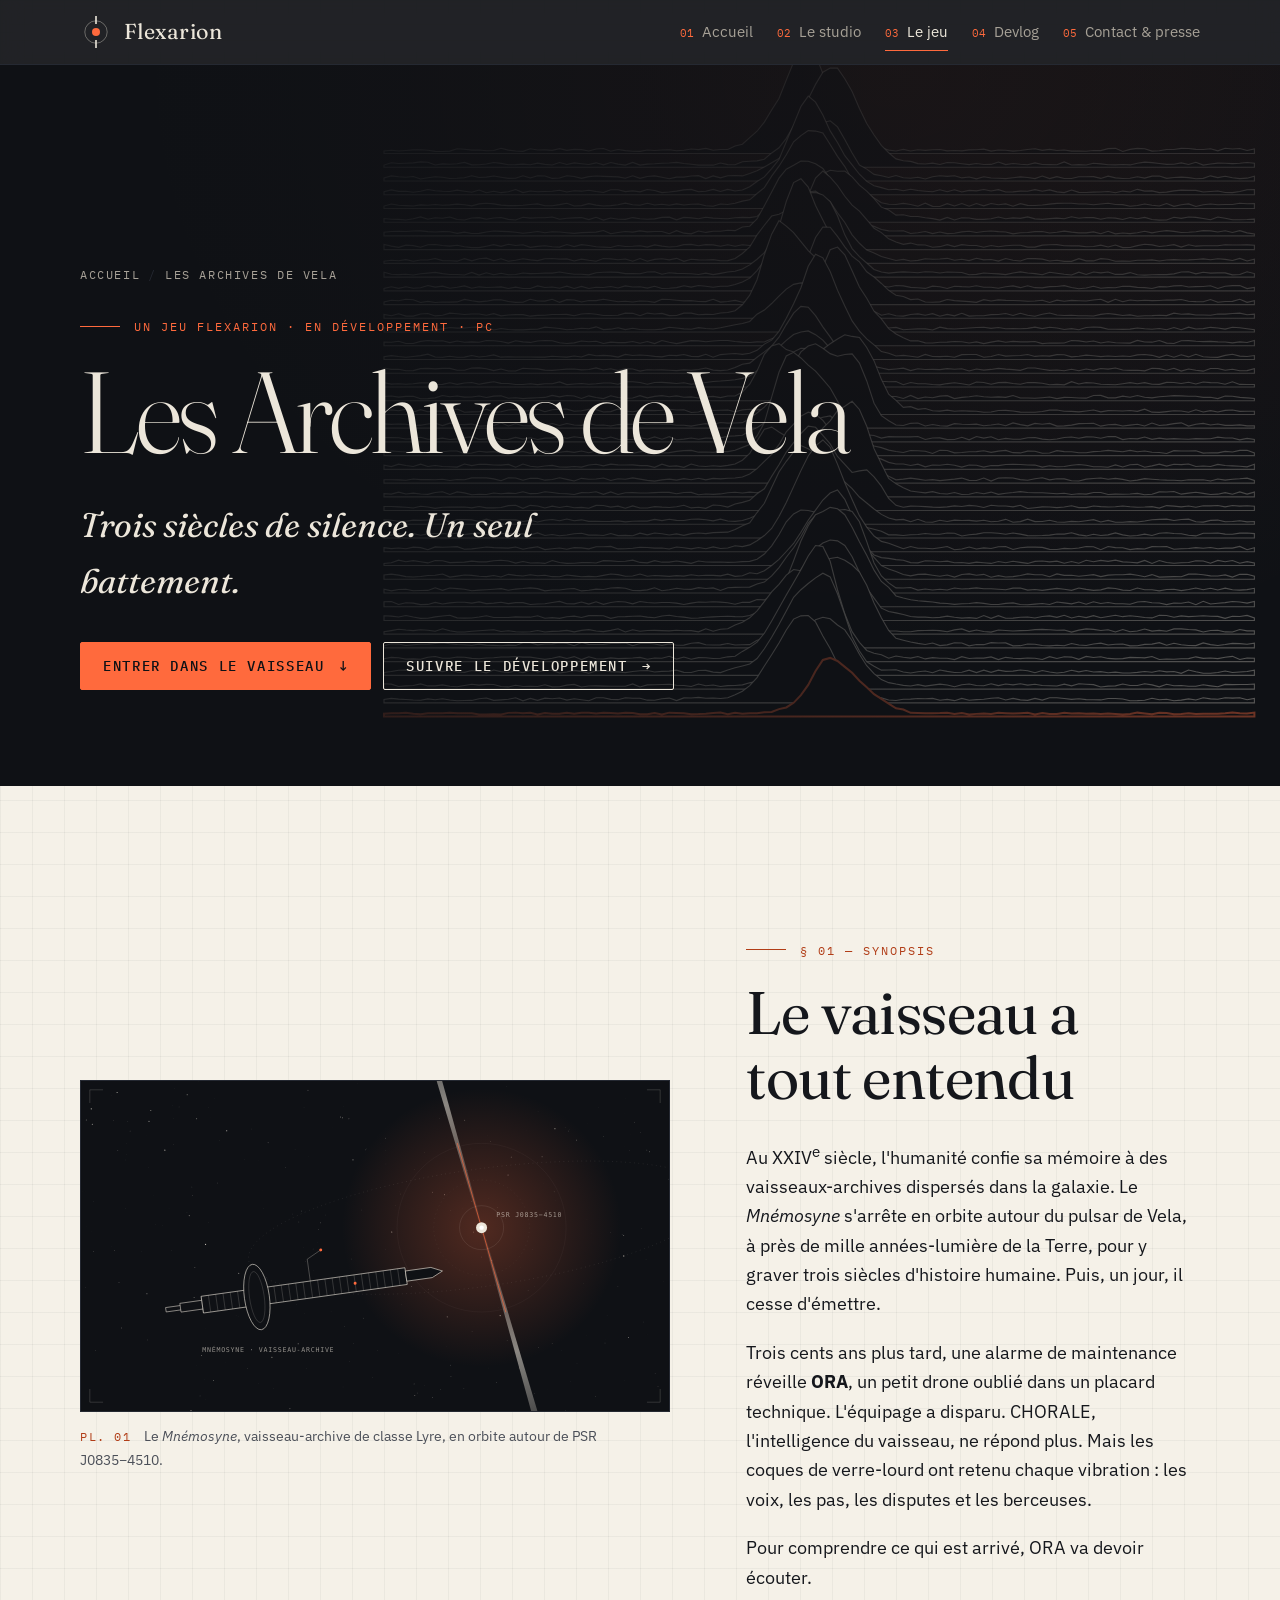
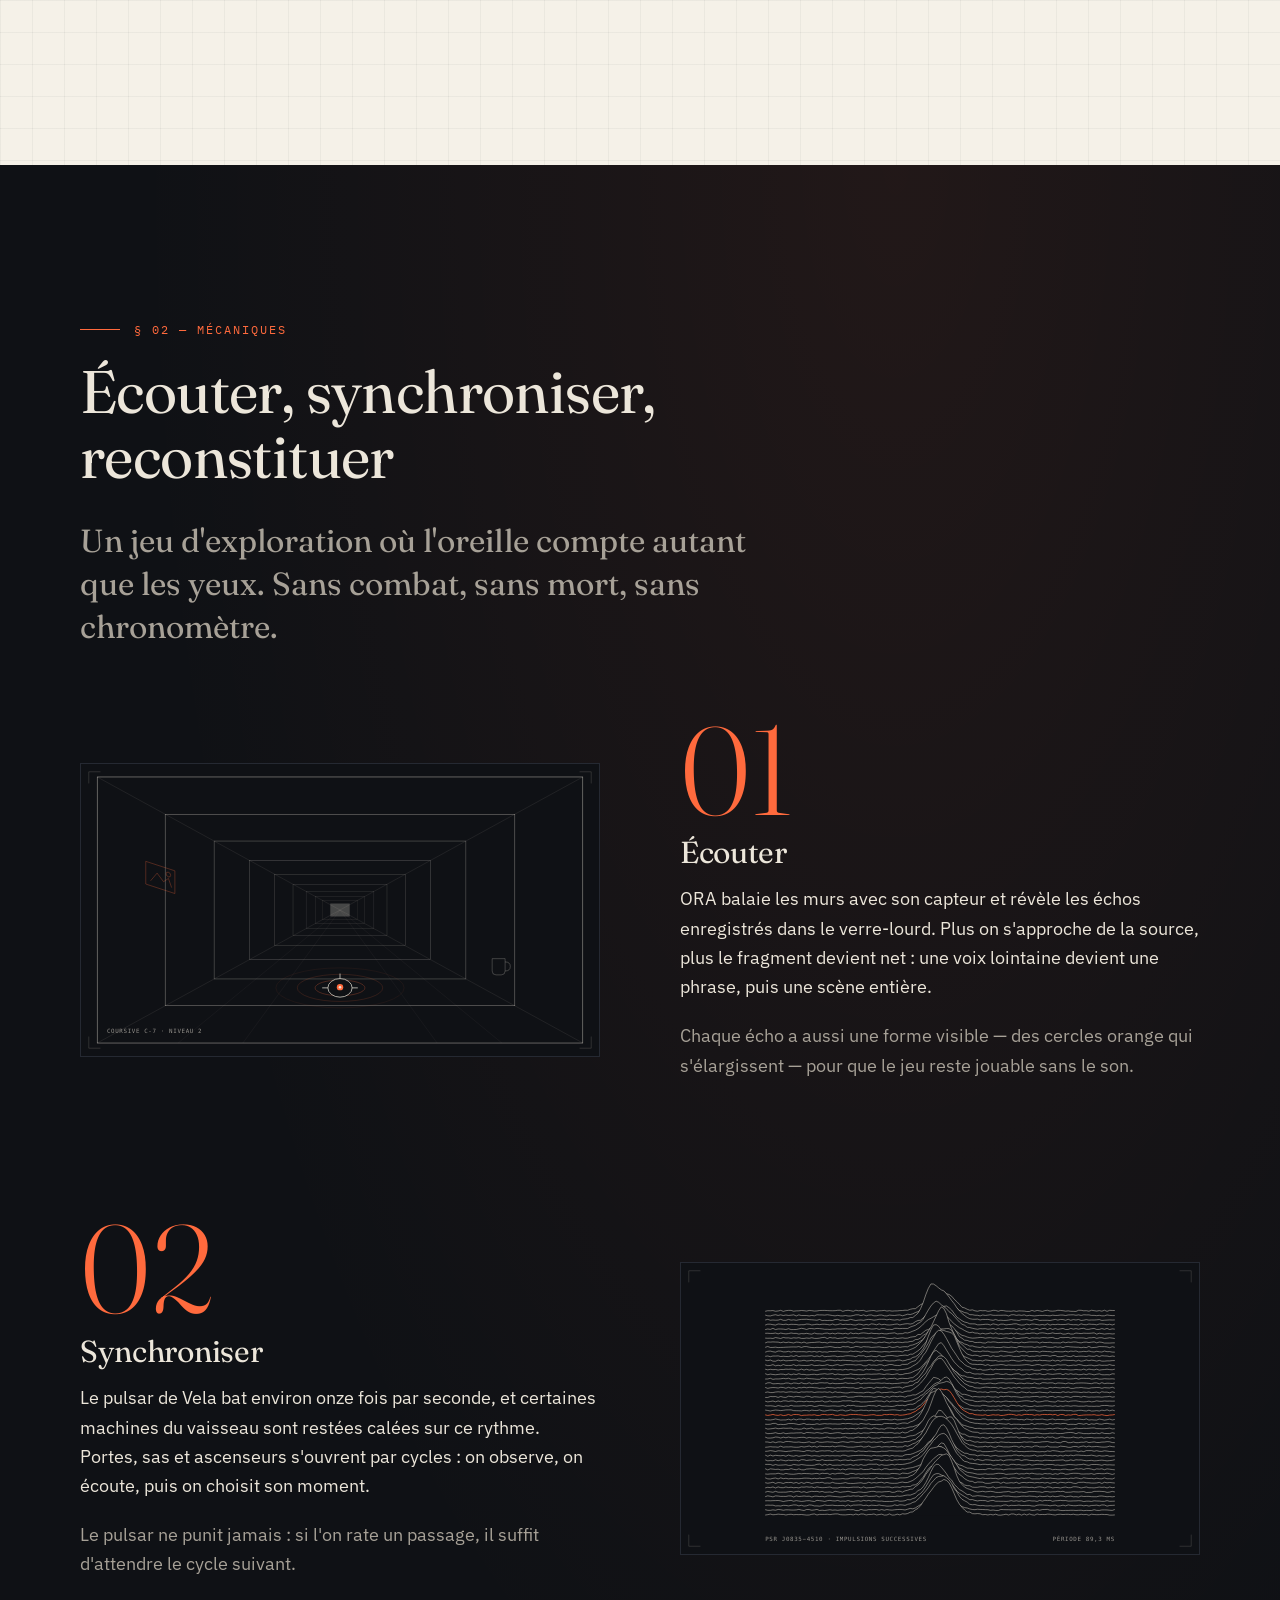
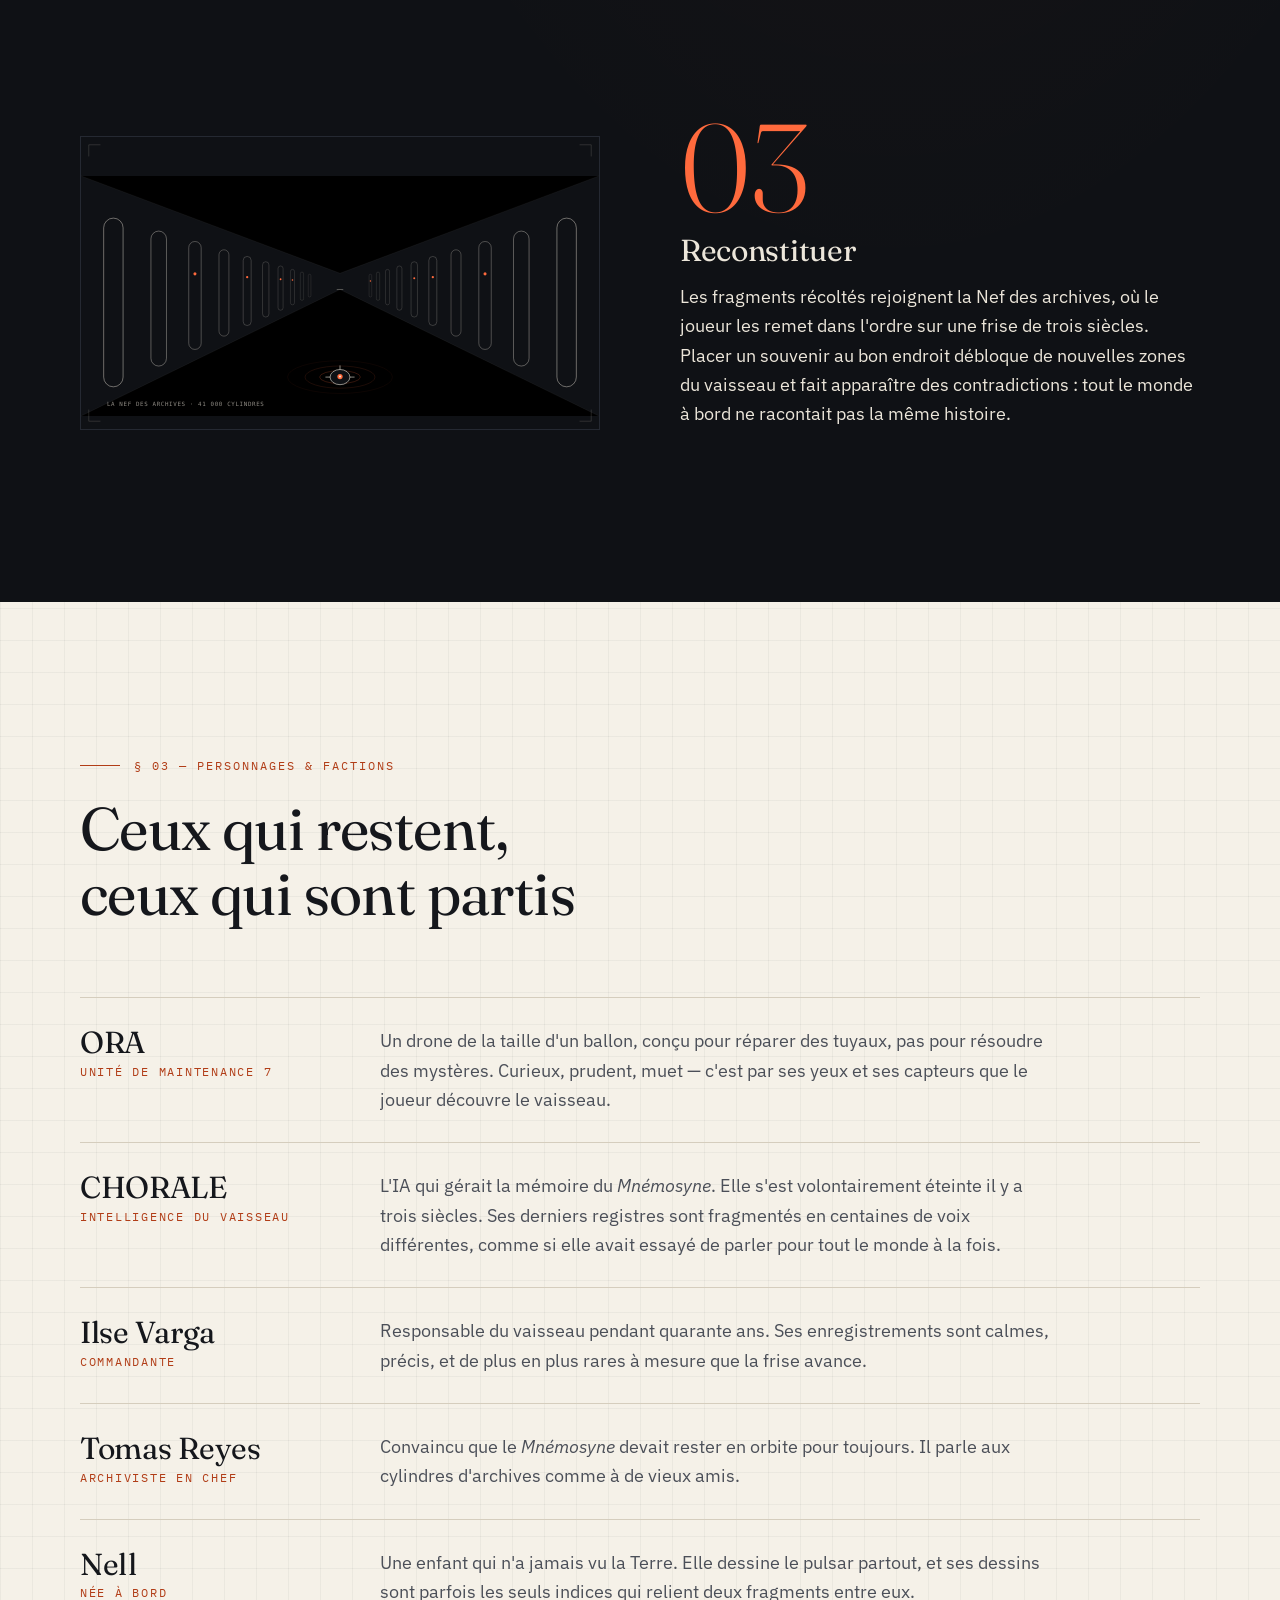
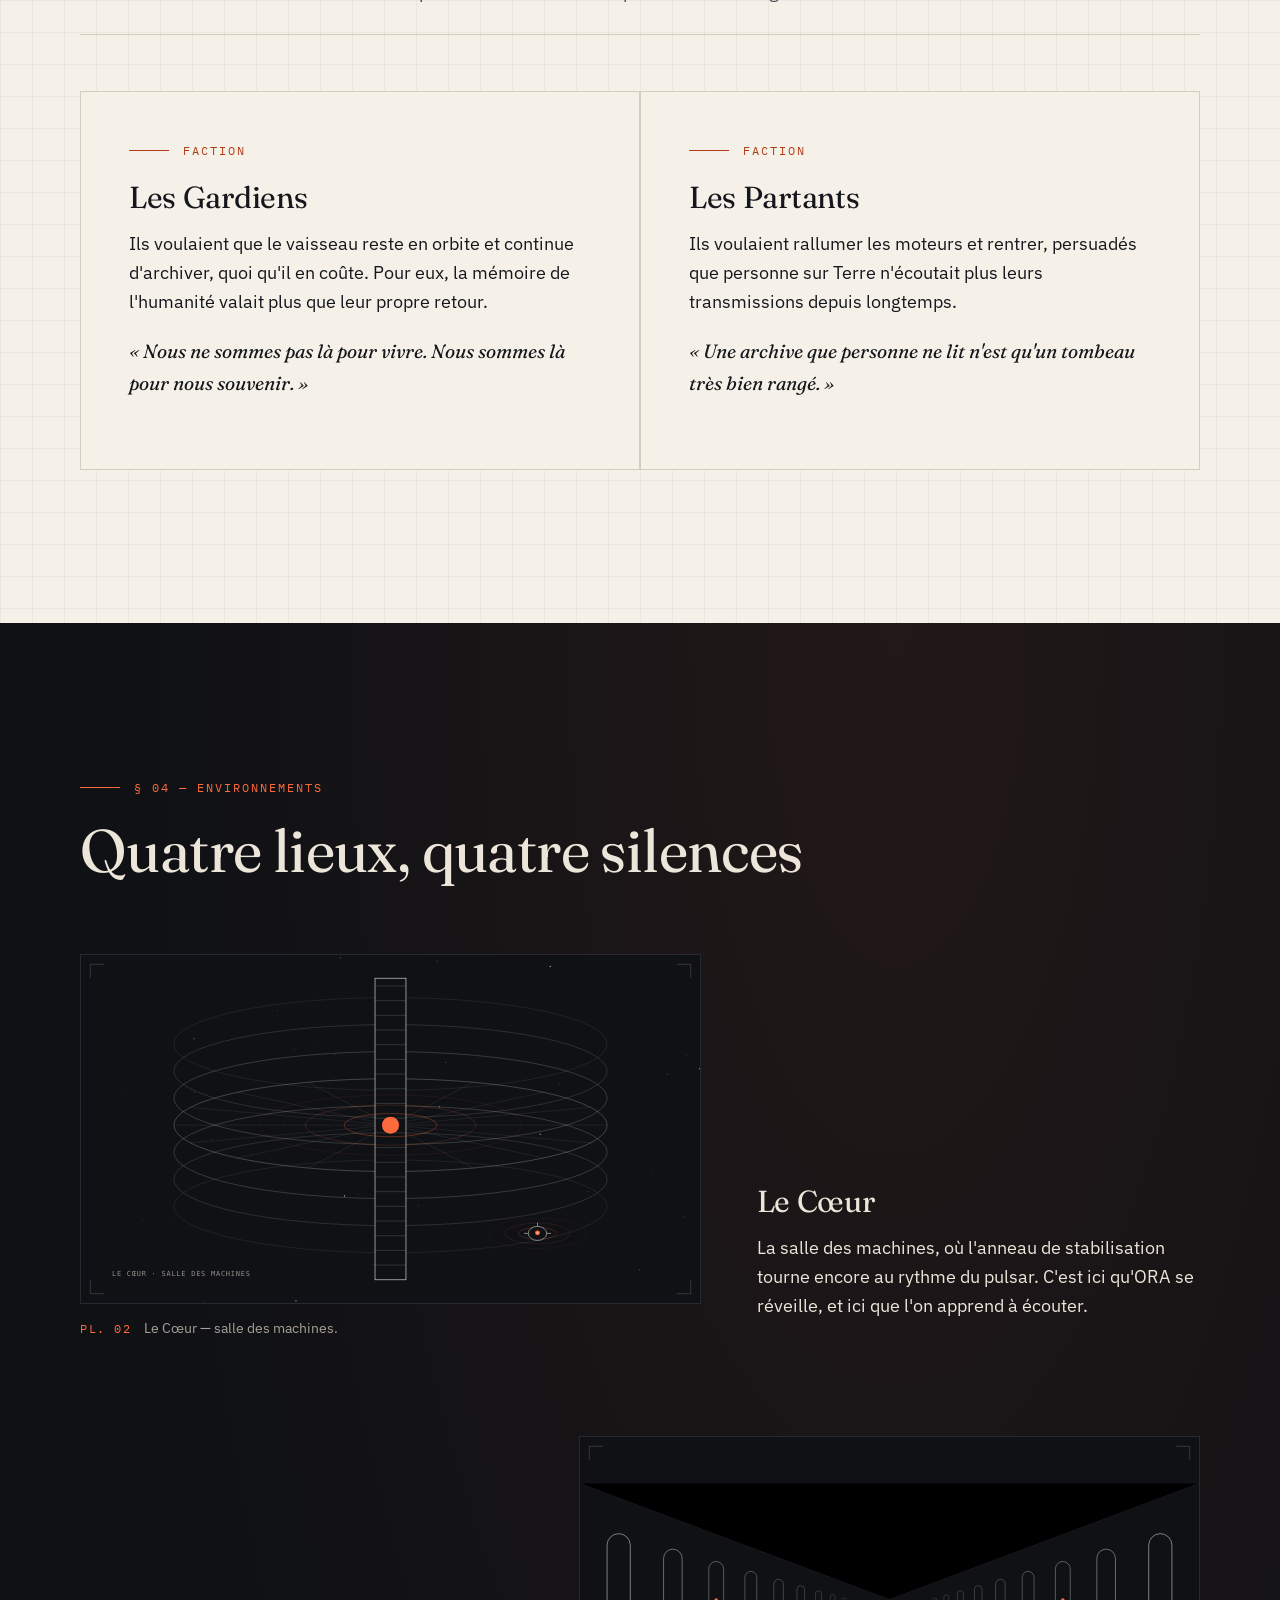
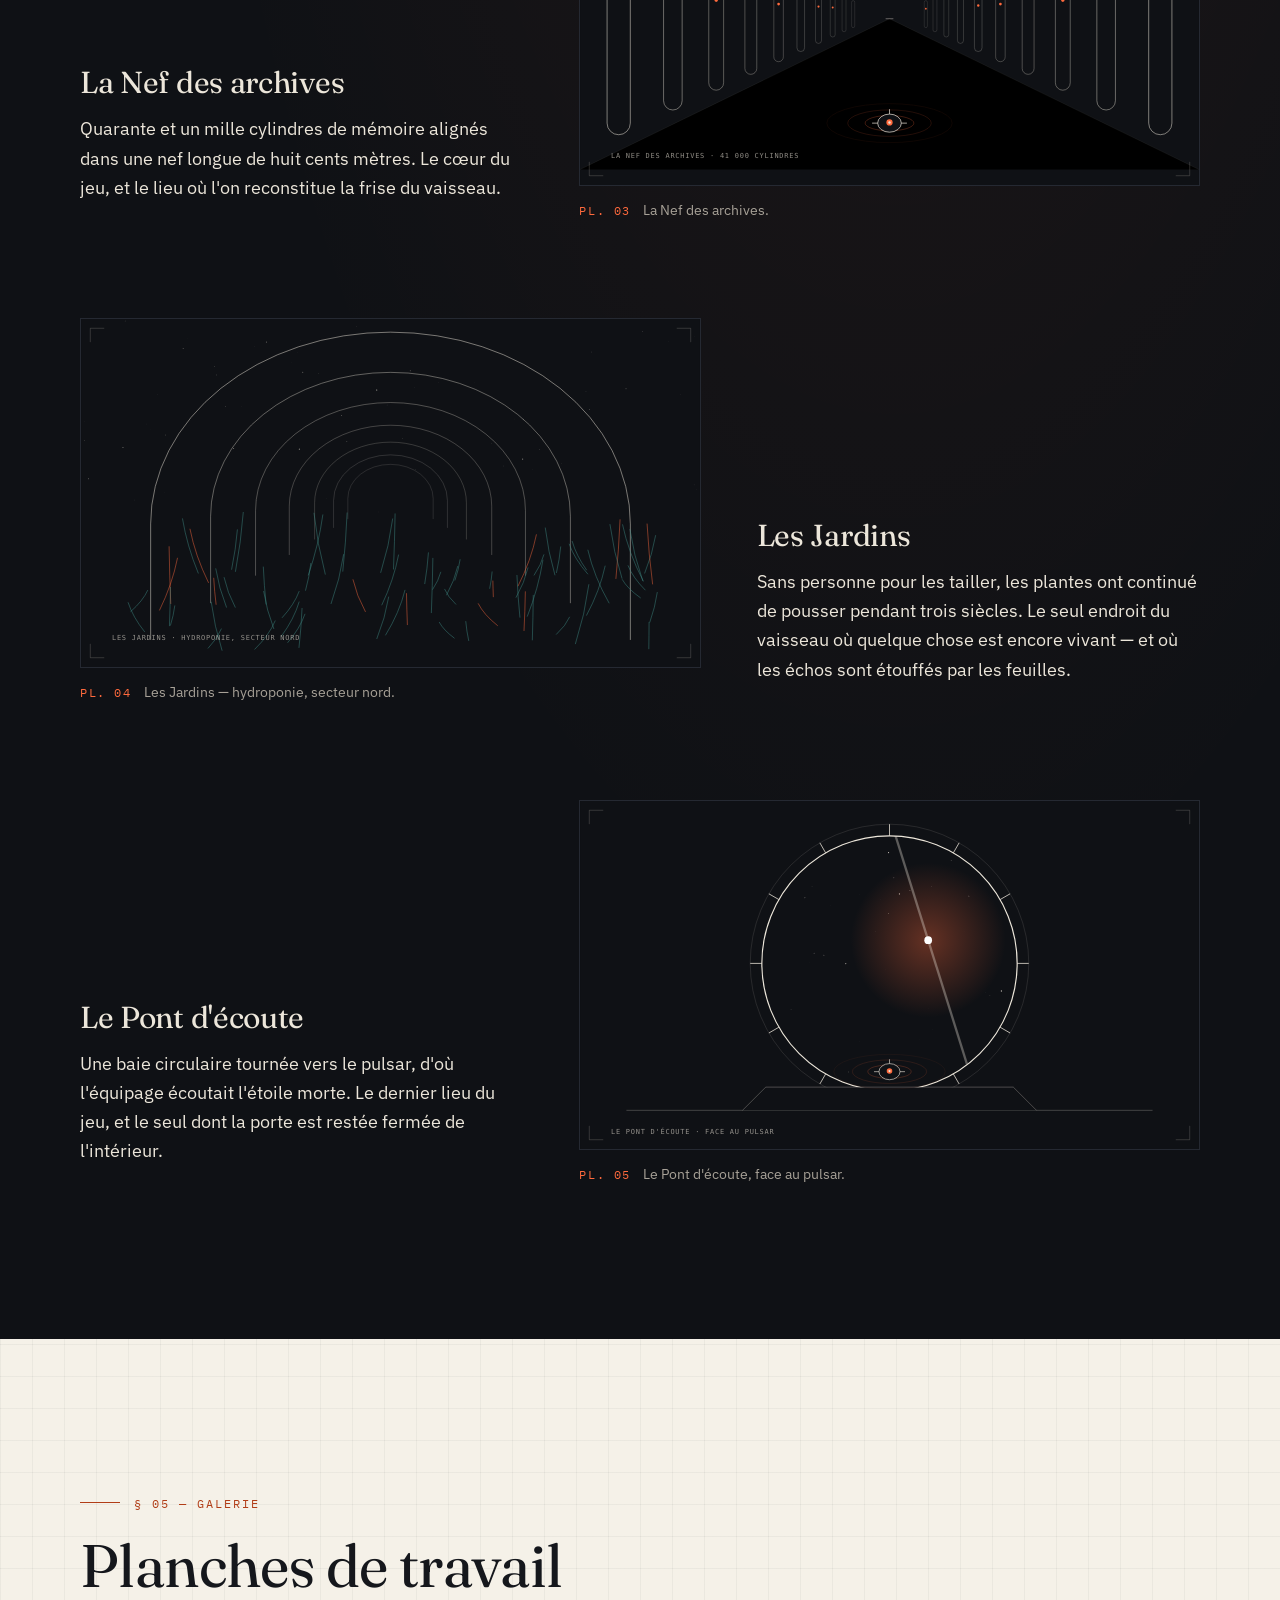
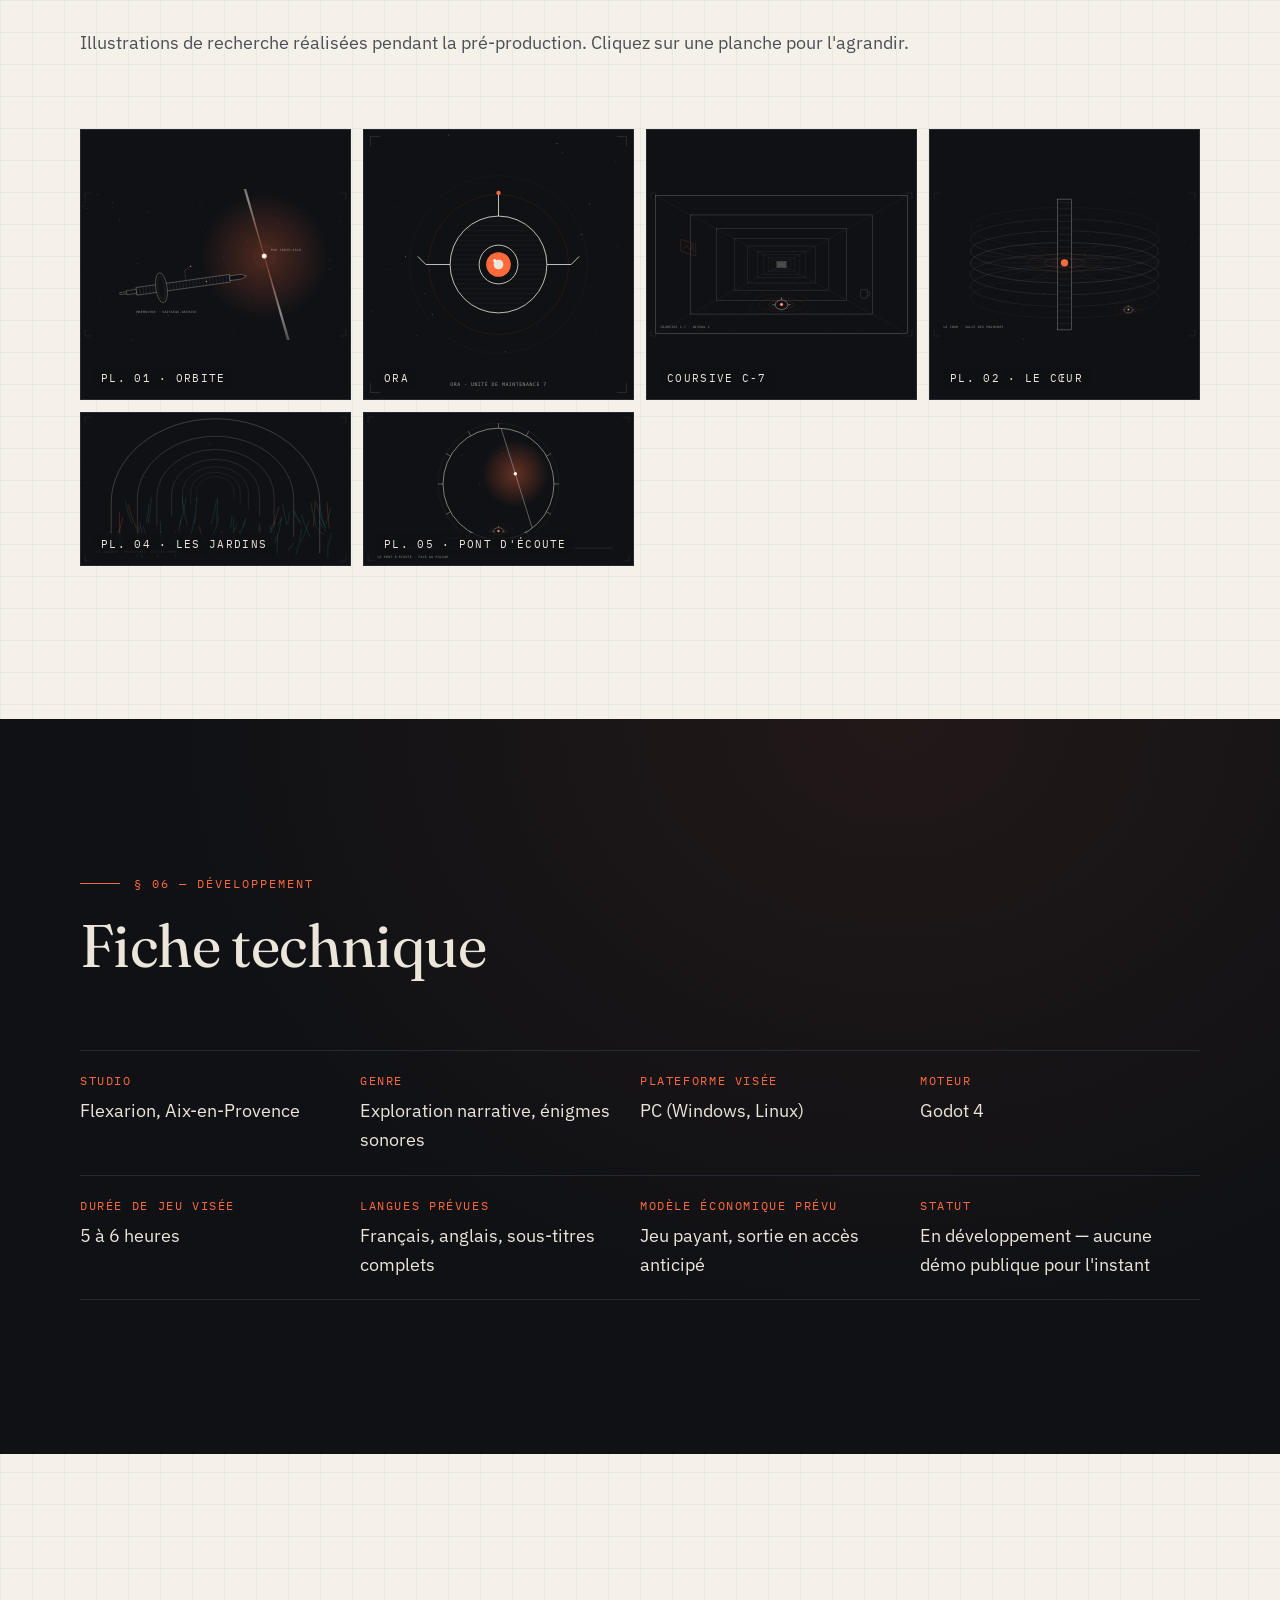
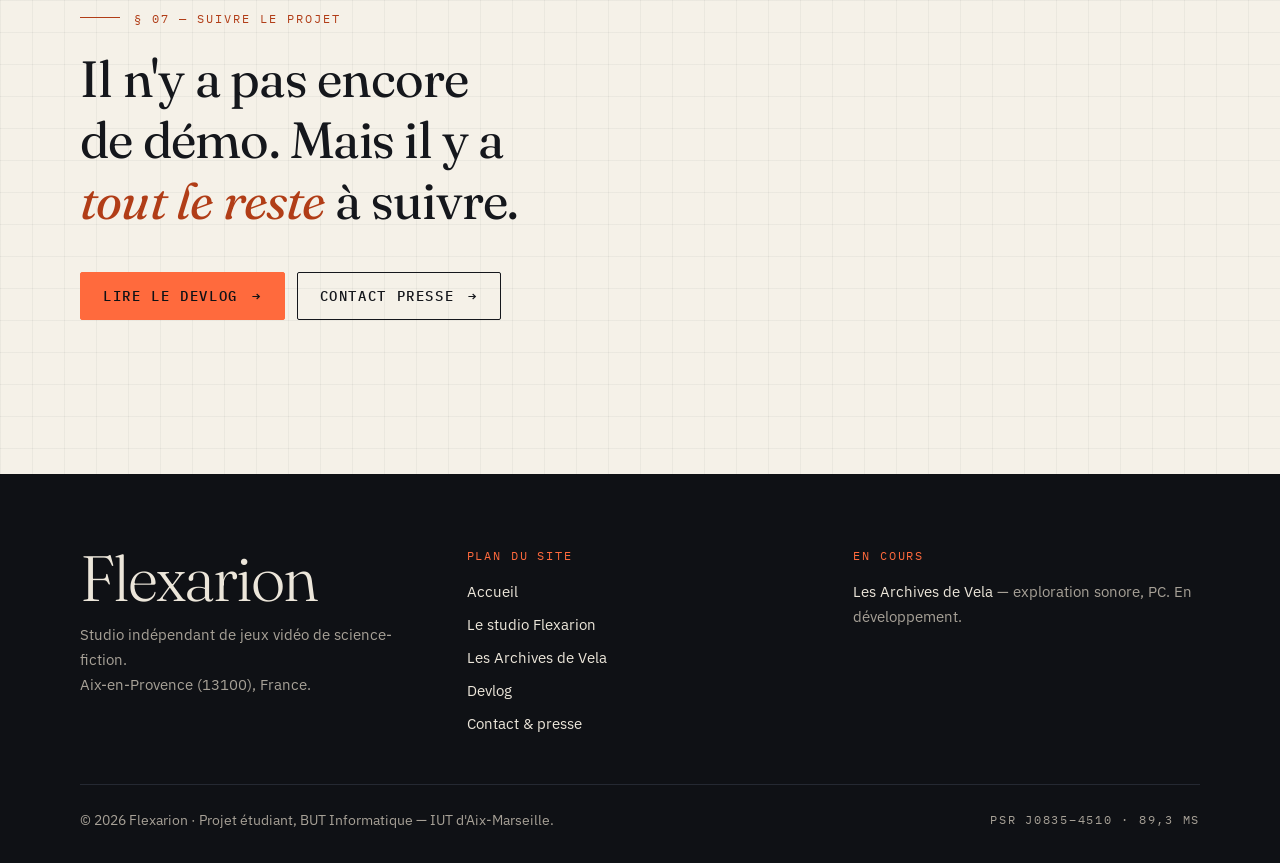
<file: docs/les-archives-de-vela.html>
<!DOCTYPE html>
<html lang="fr">
<head>
  <meta charset="UTF-8">
  <meta name="viewport" content="width=device-width, initial-scale=1">
  <title>Les Archives de Vela — Jeu vidéo de science-fiction du studio Flexarion</title>
  <meta name="description" content="Les Archives de Vela, jeu de science-fiction du studio Flexarion : incarnez ORA, un drone qui reconstitue la mémoire d'un vaisseau abandonné grâce au son.">
  <link rel="canonical" href="https://hanabadjoudjb21217885.github.io/flexarion/les-archives-de-vela.html">
  <meta name="theme-color" content="#0f1115">
  <meta property="og:type" content="website">
  <meta property="og:site_name" content="Flexarion">
  <meta property="og:locale" content="fr_FR">
  <meta property="og:title" content="Les Archives de Vela — un jeu Flexarion">
  <meta property="og:description" content="Trois siècles de silence. Un seul battement. Un jeu d'exploration sonore de science-fiction, en développement à Aix-en-Provence.">
  <meta property="og:url" content="https://hanabadjoudjb21217885.github.io/flexarion/les-archives-de-vela.html">
  <meta property="og:image" content="https://hanabadjoudjb21217885.github.io/flexarion/assets/img/og-flexarion.png">
  <meta property="og:image:width" content="1200">
  <meta property="og:image:height" content="630">
  <meta property="og:image:alt" content="Logo Flexarion sur un graphique d'impulsions du pulsar de Vela">
  <meta name="twitter:card" content="summary_large_image">
  <meta name="twitter:title" content="Les Archives de Vela — un jeu Flexarion">
  <meta name="twitter:description" content="Trois siècles de silence. Un seul battement.">
  <meta name="twitter:image" content="https://hanabadjoudjb21217885.github.io/flexarion/assets/img/og-flexarion.png">
  <link rel="icon" href="assets/img/favicon.svg" type="image/svg+xml">
  <link rel="preconnect" href="https://fonts.googleapis.com">
  <link rel="preconnect" href="https://fonts.gstatic.com" crossorigin>
  <link rel="stylesheet" href="https://fonts.googleapis.com/css2?family=Fraunces:ital,opsz,wght@0,9..144,300..600;1,9..144,300..600&family=IBM+Plex+Mono:wght@400;500&family=IBM+Plex+Sans:wght@400;500;600&display=swap">
  <link rel="stylesheet" href="assets/css/style.css">
  <script>document.documentElement.classList.add("js")</script>
  <script src="assets/js/main.js" defer></script>
  <script type="application/ld+json">
  {
    "@context": "https://schema.org",
    "@graph": [
      {
        "@type": "VideoGame",
        "name": "Les Archives de Vela",
        "url": "https://hanabadjoudjb21217885.github.io/flexarion/les-archives-de-vela.html",
        "description": "Jeu d'exploration contemplatif de science-fiction : le joueur incarne ORA, un drone qui reconstitue la mémoire d'un vaisseau-archive abandonné en écoutant les sons enregistrés dans ses coques.",
        "image": "https://hanabadjoudjb21217885.github.io/flexarion/assets/img/mnemosyne-vela.svg",
        "genre": ["Science-fiction", "Exploration", "Énigmes"],
        "gamePlatform": "PC",
        "playMode": "SinglePlayer",
        "inLanguage": ["fr", "en"],
        "author": { "@type": "Organization", "name": "Flexarion", "url": "https://hanabadjoudjb21217885.github.io/flexarion/" },
        "publisher": { "@type": "Organization", "name": "Flexarion", "url": "https://hanabadjoudjb21217885.github.io/flexarion/" }
      },
      {
        "@type": "BreadcrumbList",
        "itemListElement": [
          { "@type": "ListItem", "position": 1, "name": "Accueil", "item": "https://hanabadjoudjb21217885.github.io/flexarion/" },
          { "@type": "ListItem", "position": 2, "name": "Les Archives de Vela", "item": "https://hanabadjoudjb21217885.github.io/flexarion/les-archives-de-vela.html" }
        ]
      }
    ]
  }
  </script>
</head>
<body>
  <a class="skip-link" href="#contenu">Aller au contenu</a>
  <div class="progress" aria-hidden="true"><span></span></div>

  <header class="site-header">
    <div class="site-header__inner">
      <a class="brand" href="./" aria-label="Flexarion, retour à l'accueil">
        <svg class="brand__mark" viewBox="0 0 40 40" width="32" height="32" aria-hidden="true"><circle cx="20" cy="20" r="14" fill="none" stroke="currentColor" stroke-opacity=".45"/><circle class="brand__core" cx="20" cy="20" r="5" fill="#ff6a3d"/><path d="M20 0v10M20 30v10" stroke="currentColor" stroke-width="2"/></svg>
        <span class="brand__name">Flexarion</span>
      </a>
      <button class="nav-toggle" type="button" aria-expanded="false" aria-controls="menu">
        <span class="nav-toggle__bars" aria-hidden="true"></span>
        <span class="nav-toggle__label">Menu</span>
      </button>
      <nav class="site-nav" id="menu" aria-label="Navigation principale">
        <ul>
          <li><a href="./"><span class="site-nav__num" aria-hidden="true">01</span> Accueil</a></li>
          <li><a href="studio.html"><span class="site-nav__num" aria-hidden="true">02</span> Le studio</a></li>
          <li><a href="les-archives-de-vela.html" aria-current="page"><span class="site-nav__num" aria-hidden="true">03</span> Le jeu</a></li>
          <li><a href="devlog/"><span class="site-nav__num" aria-hidden="true">04</span> Devlog</a></li>
          <li><a href="contact.html"><span class="site-nav__num" aria-hidden="true">05</span> Contact &amp; presse</a></li>
        </ul>
      </nav>
    </div>
  </header>

  <main id="contenu">
    <section class="page-hero on-ink" aria-labelledby="page-title">
      <canvas class="page-hero__canvas" data-pulsar aria-hidden="true"></canvas>
      <div class="container">
        <nav class="breadcrumb" aria-label="Fil d'Ariane">
          <ol>
            <li><a href="./">Accueil</a></li>
            <li aria-current="page">Les Archives de Vela</li>
          </ol>
        </nav>
        <p class="eyebrow">Un jeu Flexarion · En développement · PC</p>
        <h1 id="page-title">Les Archives de Vela</h1>
        <p class="hero__tagline">Trois siècles de silence. Un seul battement.</p>
        <div class="btn-row">
          <a class="btn btn--primary" href="#synopsis">Entrer dans le vaisseau <span class="btn__arrow" aria-hidden="true">↓</span></a>
          <a class="btn" href="devlog/">Suivre le développement <span class="btn__arrow" aria-hidden="true">→</span></a>
        </div>
      </div>
    </section>

    <section class="section" id="synopsis" aria-labelledby="synopsis-title">
      <div class="container">
        <div class="split split--wide-media">
          <figure class="plate reveal">
            <div class="plate__frame"><img src="assets/img/mnemosyne-vela.svg" width="1600" height="900" alt="Le vaisseau-archive Mnémosyne en orbite autour du pulsar de Vela, dont les faisceaux balaient l'espace"></div>
            <figcaption><span class="plate__num">PL. 01</span>Le <em>Mnémosyne</em>, vaisseau-archive de classe Lyre, en orbite autour de PSR J0835−4510.</figcaption>
          </figure>
          <div class="reveal" style="--delay: .1s">
            <p class="eyebrow">§ 01 — Synopsis</p>
            <h2 id="synopsis-title">Le vaisseau a tout entendu</h2>
            <div class="prose">
              <p>Au XXIV<sup>e</sup> siècle, l'humanité confie sa mémoire à des vaisseaux-archives dispersés dans la galaxie. Le <em>Mnémosyne</em> s'arrête en orbite autour du pulsar de Vela, à près de mille années-lumière de la Terre, pour y graver trois siècles d'histoire humaine. Puis, un jour, il cesse d'émettre.</p>
              <p>Trois cents ans plus tard, une alarme de maintenance réveille <strong>ORA</strong>, un petit drone oublié dans un placard technique. L'équipage a disparu. CHORALE, l'intelligence du vaisseau, ne répond plus. Mais les coques de verre-lourd ont retenu chaque vibration : les voix, les pas, les disputes et les berceuses.</p>
              <p>Pour comprendre ce qui est arrivé, ORA va devoir écouter.</p>
            </div>
          </div>
        </div>
      </div>
    </section>

    <section class="section on-ink" aria-labelledby="mecaniques-title">
      <div class="container">
        <div class="section-head reveal">
          <p class="eyebrow">§ 02 — Mécaniques</p>
          <h2 id="mecaniques-title">Écouter, synchroniser, reconstituer</h2>
          <p class="lede">Un jeu d'exploration où l'oreille compte autant que les yeux. Sans combat, sans mort, sans chronomètre.</p>
        </div>
        <div class="mechanics">
          <article class="mechanic reveal">
            <div class="mechanic__visual"><img src="assets/img/coursive.svg" width="1600" height="900" loading="lazy" alt="ORA émet des ondes orange pour capter les échos dans une coursive du vaisseau"></div>
            <div>
              <p class="mechanic__num" aria-hidden="true">01</p>
              <h3>Écouter</h3>
              <p>ORA balaie les murs avec son capteur et révèle les échos enregistrés dans le verre-lourd. Plus on s'approche de la source, plus le fragment devient net : une voix lointaine devient une phrase, puis une scène entière.</p>
              <p class="text-muted">Chaque écho a aussi une forme visible — des cercles orange qui s'élargissent — pour que le jeu reste jouable sans le son.</p>
            </div>
          </article>
          <article class="mechanic reveal">
            <div class="mechanic__visual"><img src="assets/img/pulse-plot.svg" width="1600" height="900" loading="lazy" alt="Impulsions du pulsar empilées, qui rythment l'ouverture des portes du vaisseau"></div>
            <div>
              <p class="mechanic__num" aria-hidden="true">02</p>
              <h3>Synchroniser</h3>
              <p>Le pulsar de Vela bat environ onze fois par seconde, et certaines machines du vaisseau sont restées calées sur ce rythme. Portes, sas et ascenseurs s'ouvrent par cycles : on observe, on écoute, puis on choisit son moment.</p>
              <p class="text-muted">Le pulsar ne punit jamais : si l'on rate un passage, il suffit d'attendre le cycle suivant.</p>
            </div>
          </article>
          <article class="mechanic reveal">
            <div class="mechanic__visual"><img src="assets/img/nef.svg" width="1600" height="900" loading="lazy" alt="La Nef des archives, alignée de milliers de cylindres de mémoire, certains éclairés en orange"></div>
            <div>
              <p class="mechanic__num" aria-hidden="true">03</p>
              <h3>Reconstituer</h3>
              <p>Les fragments récoltés rejoignent la Nef des archives, où le joueur les remet dans l'ordre sur une frise de trois siècles. Placer un souvenir au bon endroit débloque de nouvelles zones du vaisseau et fait apparaître des contradictions : tout le monde à bord ne racontait pas la même histoire.</p>
            </div>
          </article>
        </div>
      </div>
    </section>

    <section class="section" aria-labelledby="personnages-title">
      <div class="container">
        <div class="section-head reveal">
          <p class="eyebrow">§ 03 — Personnages &amp; factions</p>
          <h2 id="personnages-title">Ceux qui restent, ceux qui sont partis</h2>
        </div>
        <div class="cast">
          <div class="cast__item reveal">
            <h3>ORA <span class="cast__tag mono">Unité de maintenance 7</span></h3>
            <p>Un drone de la taille d'un ballon, conçu pour réparer des tuyaux, pas pour résoudre des mystères. Curieux, prudent, muet — c'est par ses yeux et ses capteurs que le joueur découvre le vaisseau.</p>
          </div>
          <div class="cast__item reveal">
            <h3>CHORALE <span class="cast__tag mono">Intelligence du vaisseau</span></h3>
            <p>L'IA qui gérait la mémoire du <em>Mnémosyne</em>. Elle s'est volontairement éteinte il y a trois siècles. Ses derniers registres sont fragmentés en centaines de voix différentes, comme si elle avait essayé de parler pour tout le monde à la fois.</p>
          </div>
          <div class="cast__item reveal">
            <h3>Ilse Varga <span class="cast__tag mono">Commandante</span></h3>
            <p>Responsable du vaisseau pendant quarante ans. Ses enregistrements sont calmes, précis, et de plus en plus rares à mesure que la frise avance.</p>
          </div>
          <div class="cast__item reveal">
            <h3>Tomas Reyes <span class="cast__tag mono">Archiviste en chef</span></h3>
            <p>Convaincu que le <em>Mnémosyne</em> devait rester en orbite pour toujours. Il parle aux cylindres d'archives comme à de vieux amis.</p>
          </div>
          <div class="cast__item reveal">
            <h3>Nell <span class="cast__tag mono">Née à bord</span></h3>
            <p>Une enfant qui n'a jamais vu la Terre. Elle dessine le pulsar partout, et ses dessins sont parfois les seuls indices qui relient deux fragments entre eux.</p>
          </div>
        </div>
        <div class="factions">
          <div class="faction reveal">
            <p class="eyebrow">Faction</p>
            <h3>Les Gardiens</h3>
            <p>Ils voulaient que le vaisseau reste en orbite et continue d'archiver, quoi qu'il en coûte. Pour eux, la mémoire de l'humanité valait plus que leur propre retour.</p>
            <blockquote><p>« Nous ne sommes pas là pour vivre. Nous sommes là pour nous souvenir. »</p></blockquote>
          </div>
          <div class="faction reveal" style="--delay: .1s">
            <p class="eyebrow">Faction</p>
            <h3>Les Partants</h3>
            <p>Ils voulaient rallumer les moteurs et rentrer, persuadés que personne sur Terre n'écoutait plus leurs transmissions depuis longtemps.</p>
            <blockquote><p>« Une archive que personne ne lit n'est qu'un tombeau très bien rangé. »</p></blockquote>
          </div>
        </div>
      </div>
    </section>

    <section class="section on-ink" aria-labelledby="environnements-title">
      <div class="container">
        <div class="section-head reveal">
          <p class="eyebrow">§ 04 — Environnements</p>
          <h2 id="environnements-title">Quatre lieux, quatre silences</h2>
        </div>
        <div class="environments">
          <article class="environment reveal">
            <figure class="plate">
              <div class="plate__frame"><img src="assets/img/coeur.svg" width="1600" height="900" loading="lazy" alt="Le Cœur : un immense anneau de stabilisation autour d'une colonne centrale, dans la salle des machines"></div>
              <figcaption><span class="plate__num">PL. 02</span>Le Cœur — salle des machines.</figcaption>
            </figure>
            <div>
              <h3>Le Cœur</h3>
              <p>La salle des machines, où l'anneau de stabilisation tourne encore au rythme du pulsar. C'est ici qu'ORA se réveille, et ici que l'on apprend à écouter.</p>
            </div>
          </article>
          <article class="environment reveal">
            <figure class="plate">
              <div class="plate__frame"><img src="assets/img/nef.svg" width="1600" height="900" loading="lazy" alt="La Nef des archives : deux rangées de cylindres de mémoire qui s'étendent à perte de vue"></div>
              <figcaption><span class="plate__num">PL. 03</span>La Nef des archives.</figcaption>
            </figure>
            <div>
              <h3>La Nef des archives</h3>
              <p>Quarante et un mille cylindres de mémoire alignés dans une nef longue de huit cents mètres. Le cœur du jeu, et le lieu où l'on reconstitue la frise du vaisseau.</p>
            </div>
          </article>
          <article class="environment reveal">
            <figure class="plate">
              <div class="plate__frame"><img src="assets/img/jardins.svg" width="1600" height="900" loading="lazy" alt="Les Jardins hydroponiques : une succession d'arches où les plantes ont envahi les allées"></div>
              <figcaption><span class="plate__num">PL. 04</span>Les Jardins — hydroponie, secteur nord.</figcaption>
            </figure>
            <div>
              <h3>Les Jardins</h3>
              <p>Sans personne pour les tailler, les plantes ont continué de pousser pendant trois siècles. Le seul endroit du vaisseau où quelque chose est encore vivant — et où les échos sont étouffés par les feuilles.</p>
            </div>
          </article>
          <article class="environment reveal">
            <figure class="plate">
              <div class="plate__frame"><img src="assets/img/pont-ecoute.svg" width="1600" height="900" loading="lazy" alt="Le Pont d'écoute : une grande baie circulaire qui donne sur le pulsar, avec ORA au premier plan"></div>
              <figcaption><span class="plate__num">PL. 05</span>Le Pont d'écoute, face au pulsar.</figcaption>
            </figure>
            <div>
              <h3>Le Pont d'écoute</h3>
              <p>Une baie circulaire tournée vers le pulsar, d'où l'équipage écoutait l'étoile morte. Le dernier lieu du jeu, et le seul dont la porte est restée fermée de l'intérieur.</p>
            </div>
          </article>
        </div>
      </div>
    </section>

    <section class="section" aria-labelledby="galerie-title">
      <div class="container">
        <div class="section-head reveal">
          <p class="eyebrow">§ 05 — Galerie</p>
          <h2 id="galerie-title">Planches de travail</h2>
          <p class="text-muted">Illustrations de recherche réalisées pendant la pré-production. Cliquez sur une planche pour l'agrandir.</p>
        </div>
        <div class="gallery reveal">
          <button class="gallery__item" type="button" data-lightbox="assets/img/mnemosyne-vela.svg" data-caption="PL. 01 — Le Mnémosyne en orbite autour du pulsar de Vela.">
            <img src="assets/img/mnemosyne-vela.svg" width="1600" height="900" loading="lazy" alt="Le Mnémosyne en orbite autour du pulsar de Vela">
            <span class="gallery__label">PL. 01 · Orbite</span>
          </button>
          <button class="gallery__item" type="button" data-lightbox="assets/img/ora.svg" data-caption="ORA, unité de maintenance 7.">
            <img src="assets/img/ora.svg" width="1000" height="1000" loading="lazy" alt="Portrait d'ORA, le drone de maintenance">
            <span class="gallery__label">ORA</span>
          </button>
          <button class="gallery__item" type="button" data-lightbox="assets/img/coursive.svg" data-caption="Coursive C-7 : ORA capte les premiers échos.">
            <img src="assets/img/coursive.svg" width="1600" height="900" loading="lazy" alt="ORA dans la coursive C-7">
            <span class="gallery__label">Coursive C-7</span>
          </button>
          <button class="gallery__item" type="button" data-lightbox="assets/img/coeur.svg" data-caption="PL. 02 — Le Cœur, salle des machines.">
            <img src="assets/img/coeur.svg" width="1600" height="900" loading="lazy" alt="Le Cœur, salle des machines">
            <span class="gallery__label">PL. 02 · Le Cœur</span>
          </button>
          <button class="gallery__item" type="button" data-lightbox="assets/img/jardins.svg" data-caption="PL. 04 — Les Jardins hydroponiques.">
            <img src="assets/img/jardins.svg" width="1600" height="900" loading="lazy" alt="Les Jardins hydroponiques">
            <span class="gallery__label">PL. 04 · Les Jardins</span>
          </button>
          <button class="gallery__item" type="button" data-lightbox="assets/img/pont-ecoute.svg" data-caption="PL. 05 — Le Pont d'écoute.">
            <img src="assets/img/pont-ecoute.svg" width="1600" height="900" loading="lazy" alt="Le Pont d'écoute">
            <span class="gallery__label">PL. 05 · Pont d'écoute</span>
          </button>
        </div>
        <dialog class="lightbox" aria-label="Planche agrandie">
          <img class="lightbox__img" src="assets/img/mnemosyne-vela.svg" width="1600" height="900" alt="">
          <div class="lightbox__bar">
            <p class="lightbox__caption"></p>
            <button class="lightbox__close" type="button">Fermer</button>
          </div>
        </dialog>
      </div>
    </section>

    <section class="section on-ink" aria-labelledby="fiche-title">
      <div class="container">
        <div class="section-head reveal">
          <p class="eyebrow">§ 06 — Développement</p>
          <h2 id="fiche-title">Fiche technique</h2>
        </div>
        <dl class="spec reveal">
          <div><dt>Studio</dt><dd>Flexarion, Aix-en-Provence</dd></div>
          <div><dt>Genre</dt><dd>Exploration narrative, énigmes sonores</dd></div>
          <div><dt>Plateforme visée</dt><dd>PC (Windows, Linux)</dd></div>
          <div><dt>Moteur</dt><dd>Godot 4</dd></div>
          <div><dt>Durée de jeu visée</dt><dd>5 à 6 heures</dd></div>
          <div><dt>Langues prévues</dt><dd>Français, anglais, sous-titres complets</dd></div>
          <div><dt>Modèle économique prévu</dt><dd>Jeu payant, sortie en accès anticipé</dd></div>
          <div><dt>Statut</dt><dd>En développement — aucune démo publique pour l'instant</dd></div>
        </dl>
      </div>
    </section>

    <section class="section cta-band" aria-labelledby="cta-title">
      <div class="container reveal">
        <p class="eyebrow">§ 07 — Suivre le projet</p>
        <h2 id="cta-title" class="statement">Il n'y a pas encore de démo. Mais il y a <em>tout le reste</em> à suivre.</h2>
        <div class="btn-row">
          <a class="btn btn--primary" href="devlog/">Lire le devlog <span class="btn__arrow" aria-hidden="true">→</span></a>
          <a class="btn" href="contact.html">Contact presse <span class="btn__arrow" aria-hidden="true">→</span></a>
        </div>
      </div>
    </section>
  </main>

  <footer class="site-footer">
    <div class="container">
      <div class="site-footer__grid">
        <div>
          <p class="site-footer__brand">Flexarion</p>
          <p>Studio indépendant de jeux vidéo de science-fiction.<br>Aix-en-Provence (13100), France.</p>
        </div>
        <nav aria-label="Plan du site">
          <p class="site-footer__title">Plan du site</p>
          <ul>
            <li><a href="./">Accueil</a></li>
            <li><a href="studio.html">Le studio Flexarion</a></li>
            <li><a href="les-archives-de-vela.html">Les Archives de Vela</a></li>
            <li><a href="devlog/">Devlog</a></li>
            <li><a href="contact.html">Contact &amp; presse</a></li>
          </ul>
        </nav>
        <div>
          <p class="site-footer__title">En cours</p>
          <p><a href="les-archives-de-vela.html">Les Archives de Vela</a> — exploration sonore, PC. En développement.</p>
        </div>
      </div>
      <div class="site-footer__bottom">
        <p>© 2026 Flexarion · Projet étudiant, BUT Informatique — IUT d'Aix-Marseille.</p>
        <p class="mono">PSR J0835−4510 · 89,3 ms</p>
      </div>
    </div>
  </footer>
</body>
</html>
</file>
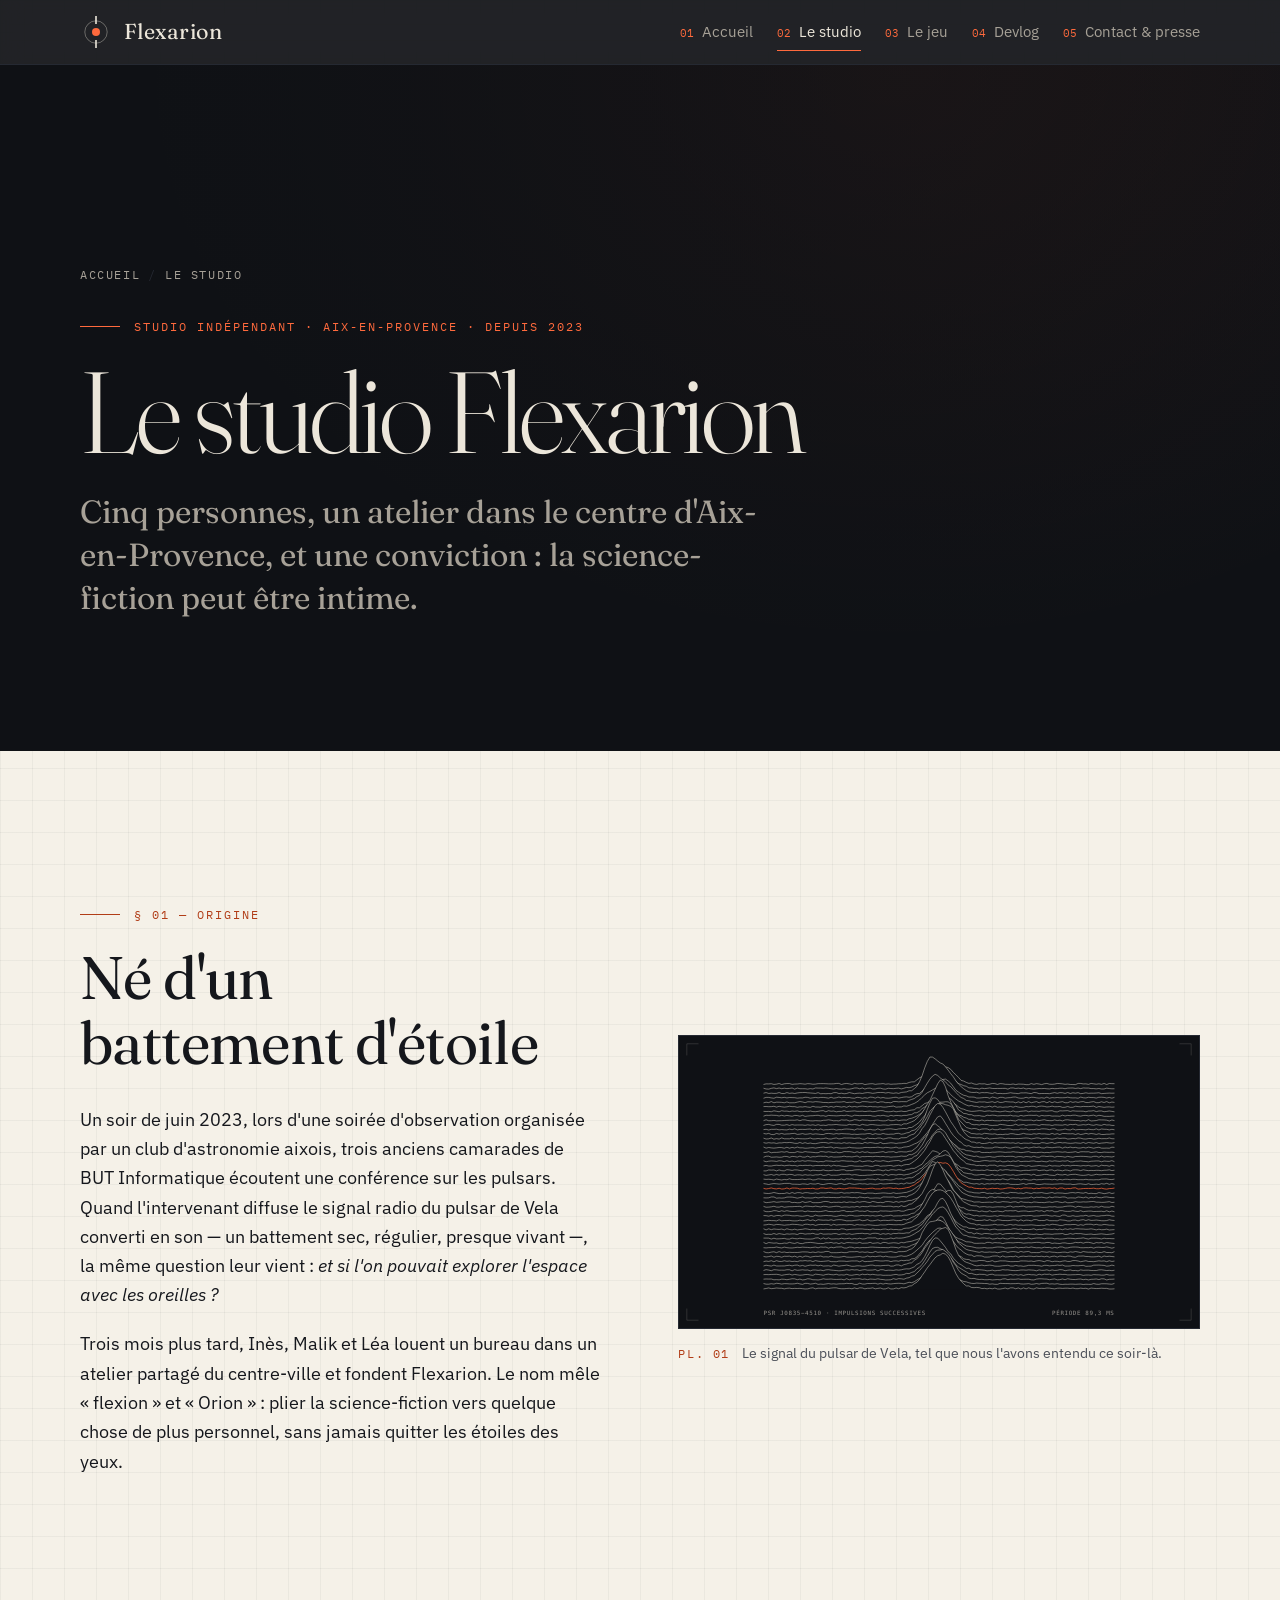
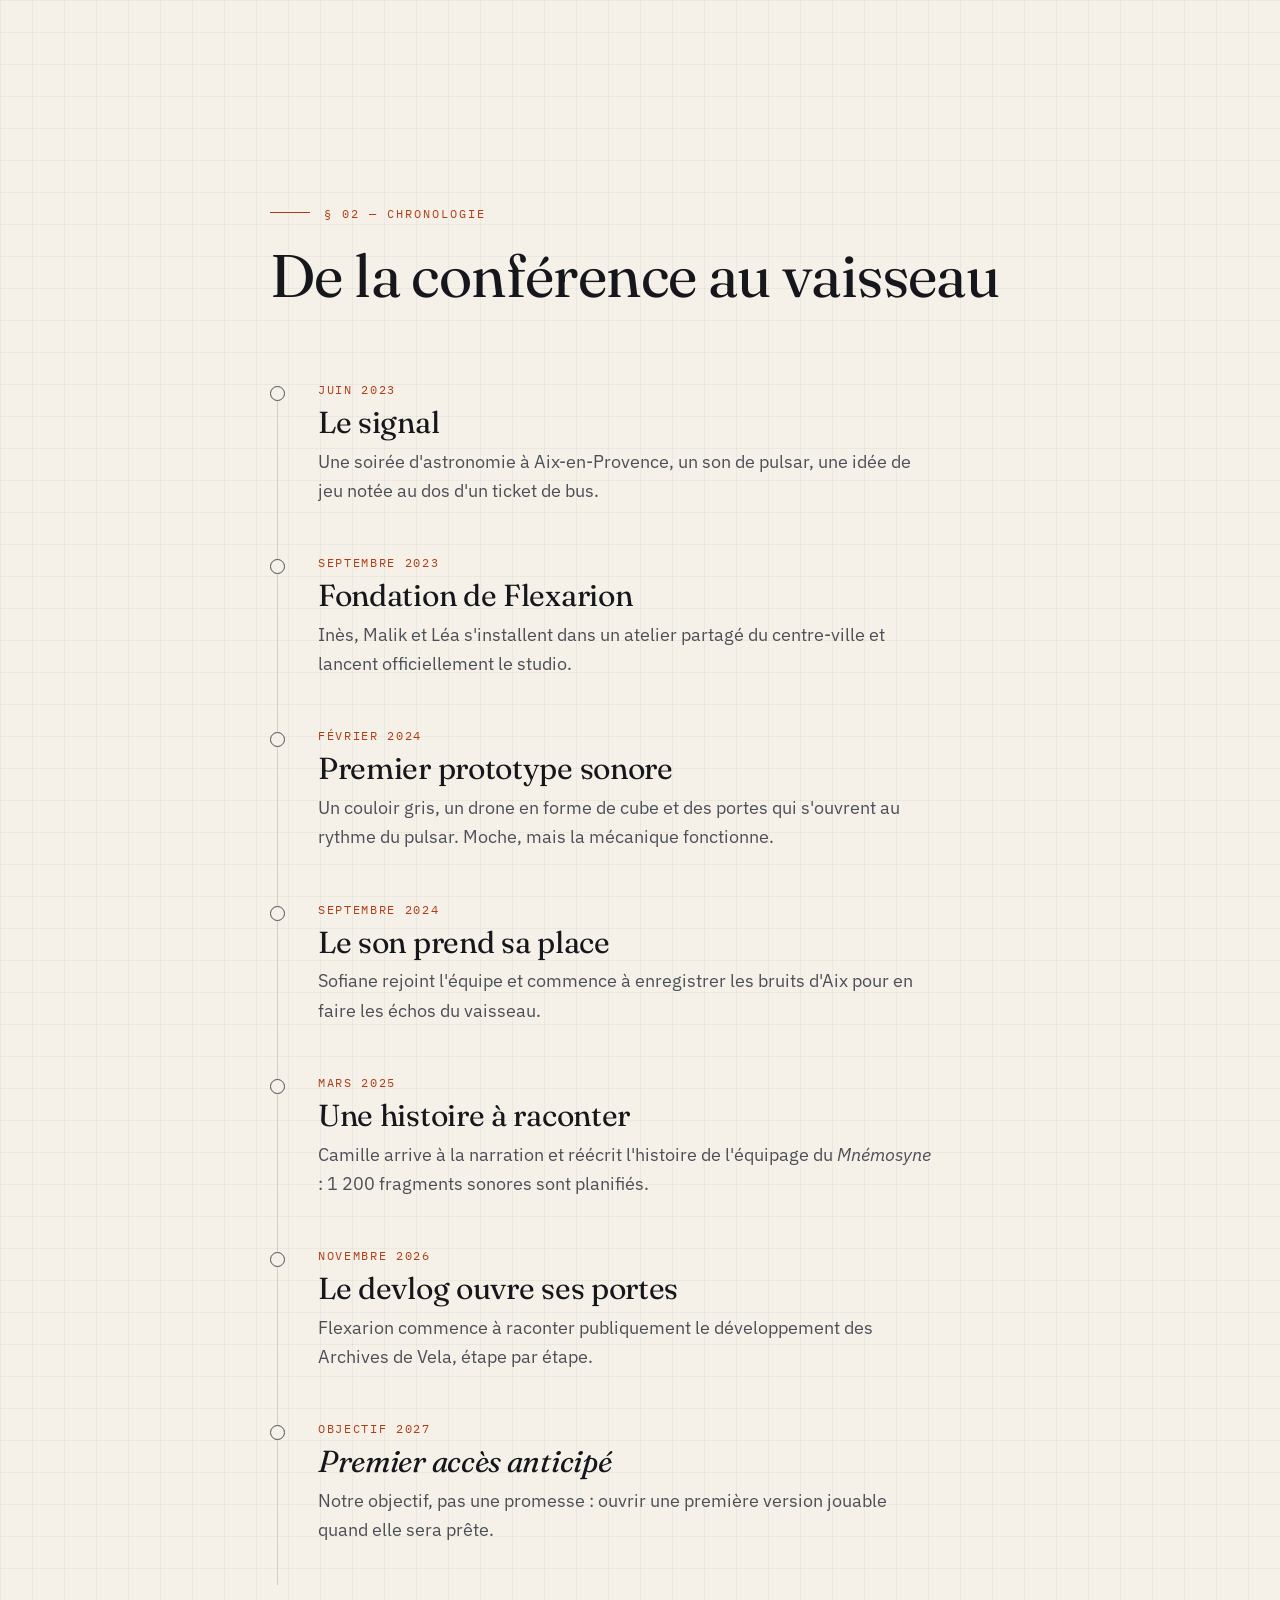
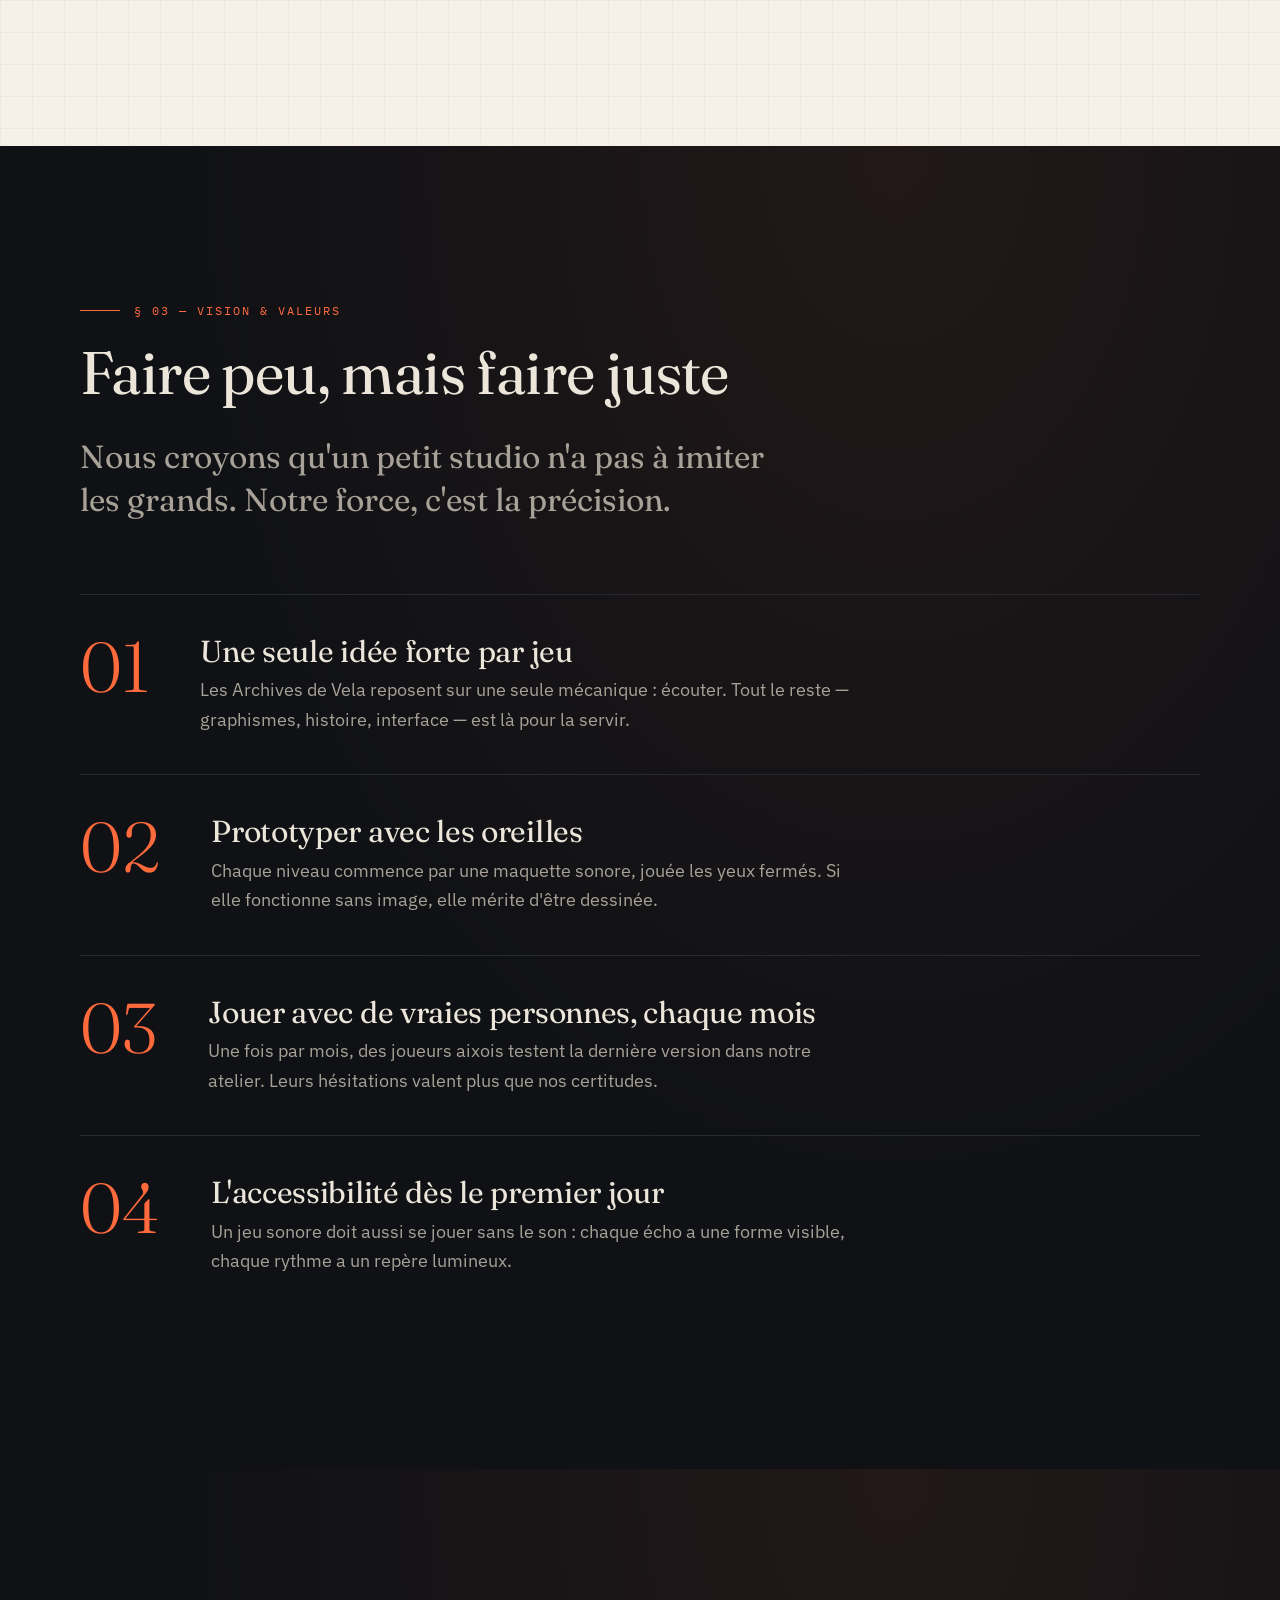
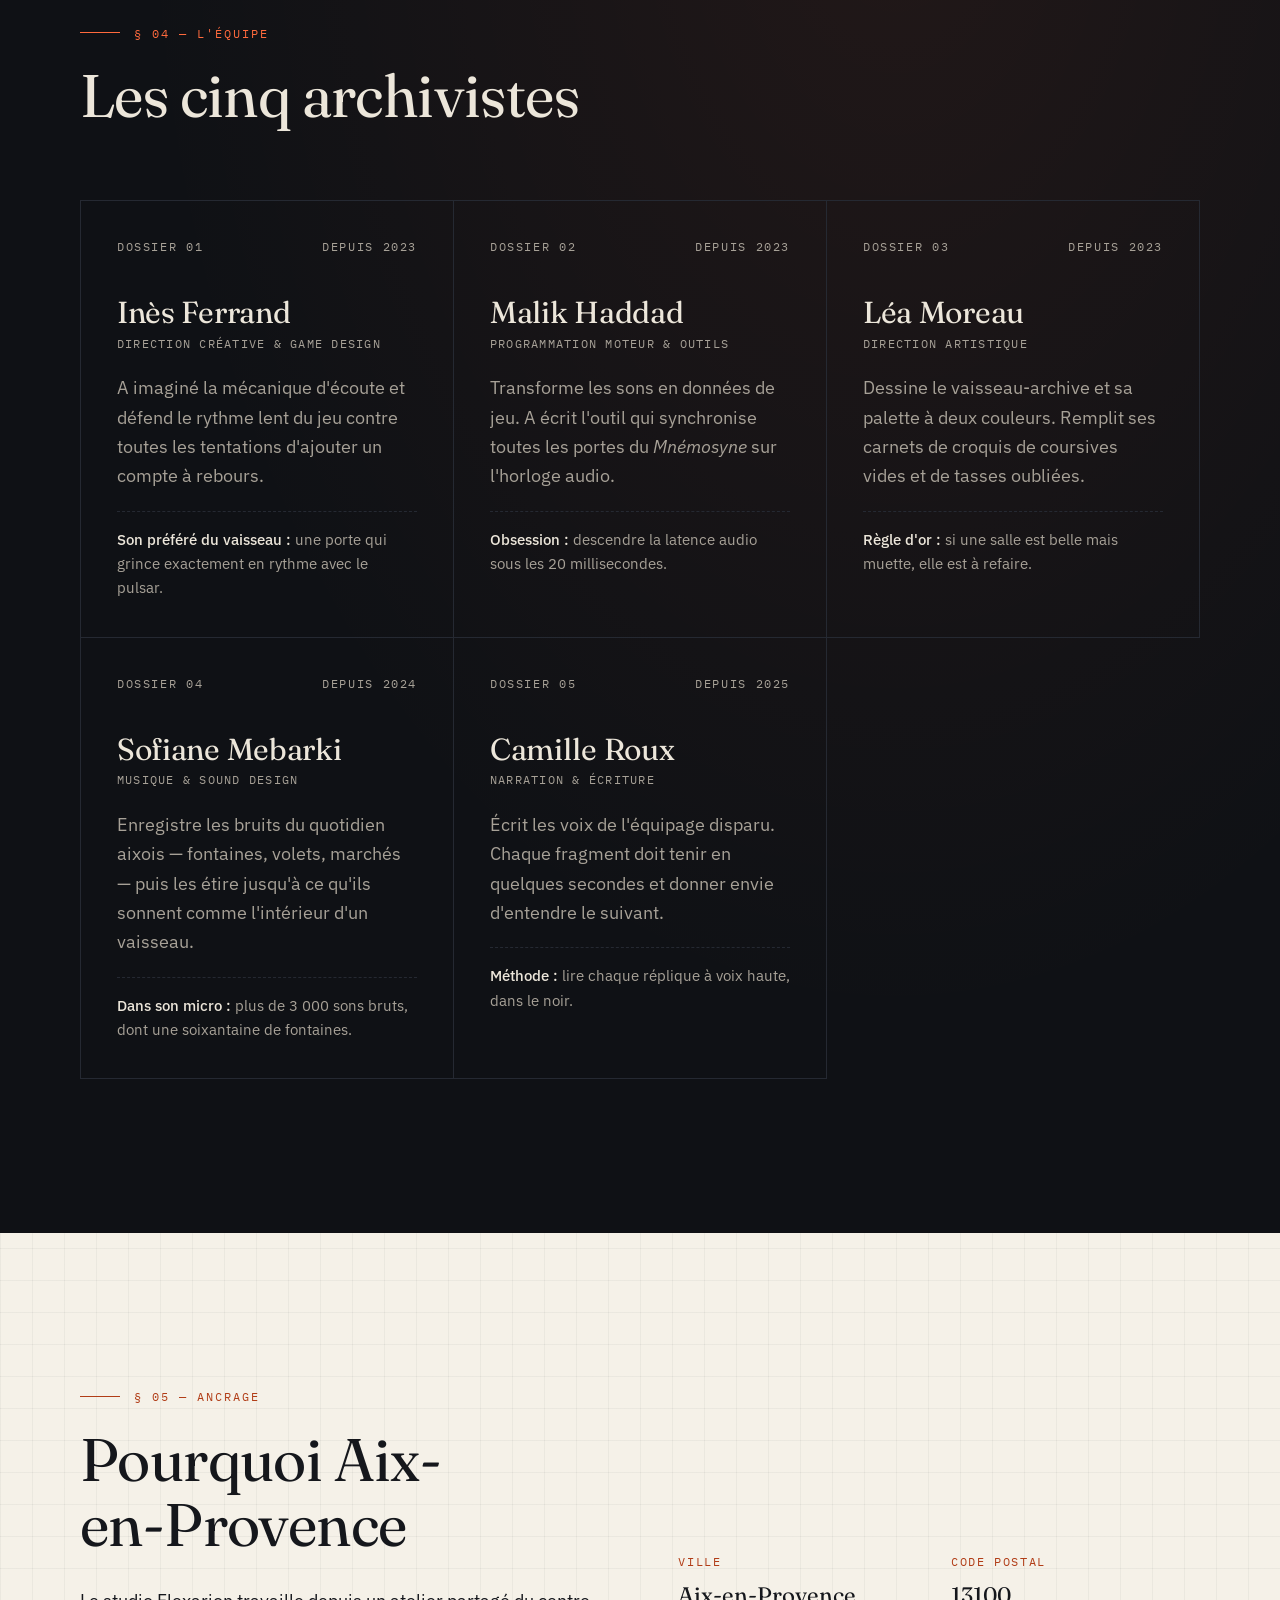
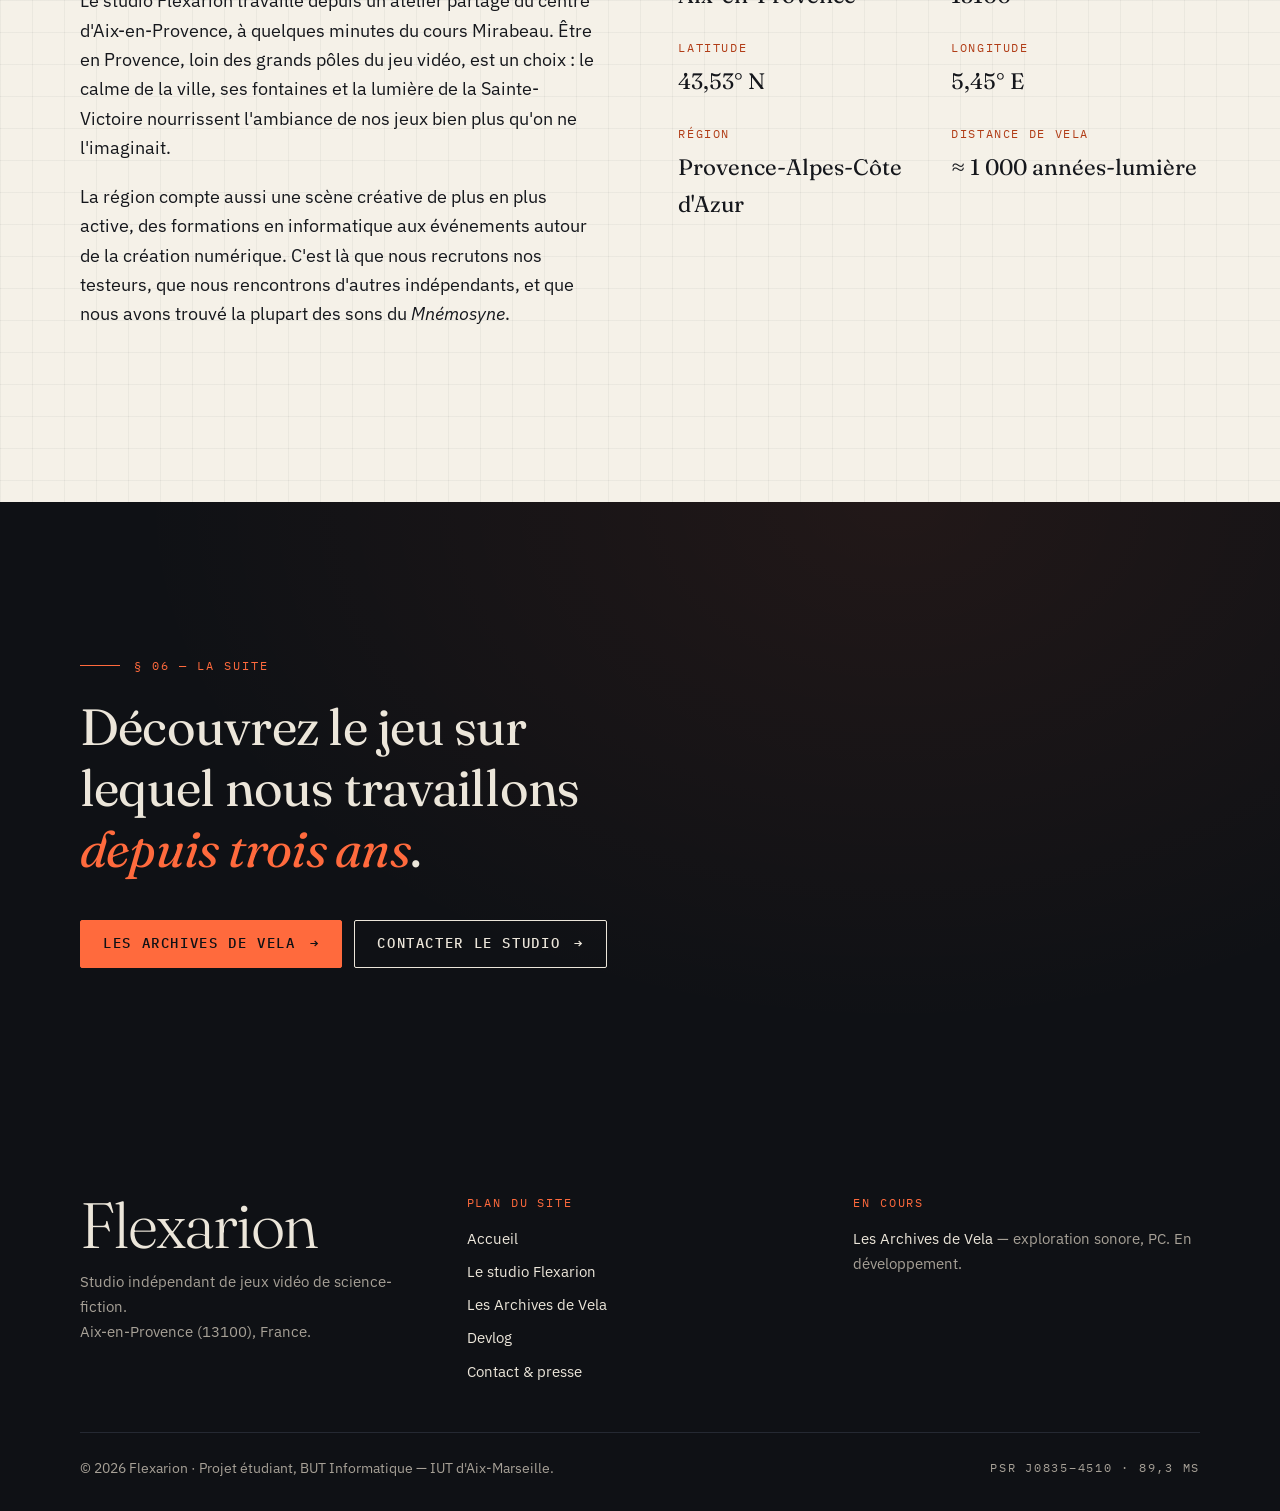
<file: docs/studio.html>
<!DOCTYPE html>
<html lang="fr">
<head>
  <meta charset="UTF-8">
  <meta name="viewport" content="width=device-width, initial-scale=1">
  <title>Le studio Flexarion — Histoire, équipe et valeurs à Aix-en-Provence</title>
  <meta name="description" content="Le studio Flexarion : cinq créateurs de jeux vidéo de science-fiction installés à Aix-en-Provence depuis 2023. Histoire, équipe et façon de travailler.">
  <link rel="canonical" href="https://hanabadjoudjb21217885.github.io/flexarion/studio.html">
  <meta name="theme-color" content="#0f1115">
  <meta property="og:type" content="website">
  <meta property="og:site_name" content="Flexarion">
  <meta property="og:locale" content="fr_FR">
  <meta property="og:title" content="Le studio Flexarion — Aix-en-Provence">
  <meta property="og:description" content="Cinq créateurs de jeux vidéo de science-fiction installés à Aix-en-Provence depuis 2023.">
  <meta property="og:url" content="https://hanabadjoudjb21217885.github.io/flexarion/studio.html">
  <meta property="og:image" content="https://hanabadjoudjb21217885.github.io/flexarion/assets/img/og-flexarion.png">
  <meta property="og:image:width" content="1200">
  <meta property="og:image:height" content="630">
  <meta property="og:image:alt" content="Logo Flexarion sur un graphique d'impulsions du pulsar de Vela">
  <meta name="twitter:card" content="summary_large_image">
  <meta name="twitter:title" content="Le studio Flexarion — Aix-en-Provence">
  <meta name="twitter:description" content="Cinq créateurs de jeux vidéo de science-fiction installés à Aix-en-Provence depuis 2023.">
  <meta name="twitter:image" content="https://hanabadjoudjb21217885.github.io/flexarion/assets/img/og-flexarion.png">
  <link rel="icon" href="assets/img/favicon.svg" type="image/svg+xml">
  <link rel="preconnect" href="https://fonts.googleapis.com">
  <link rel="preconnect" href="https://fonts.gstatic.com" crossorigin>
  <link rel="stylesheet" href="https://fonts.googleapis.com/css2?family=Fraunces:ital,opsz,wght@0,9..144,300..600;1,9..144,300..600&family=IBM+Plex+Mono:wght@400;500&family=IBM+Plex+Sans:wght@400;500;600&display=swap">
  <link rel="stylesheet" href="assets/css/style.css">
  <script>document.documentElement.classList.add("js")</script>
  <script src="assets/js/main.js" defer></script>
  <script type="application/ld+json">
  {
    "@context": "https://schema.org",
    "@type": "BreadcrumbList",
    "itemListElement": [
      { "@type": "ListItem", "position": 1, "name": "Accueil", "item": "https://hanabadjoudjb21217885.github.io/flexarion/" },
      { "@type": "ListItem", "position": 2, "name": "Le studio", "item": "https://hanabadjoudjb21217885.github.io/flexarion/studio.html" }
    ]
  }
  </script>
</head>
<body>
  <a class="skip-link" href="#contenu">Aller au contenu</a>
  <div class="progress" aria-hidden="true"><span></span></div>

  <header class="site-header">
    <div class="site-header__inner">
      <a class="brand" href="./" aria-label="Flexarion, retour à l'accueil">
        <svg class="brand__mark" viewBox="0 0 40 40" width="32" height="32" aria-hidden="true"><circle cx="20" cy="20" r="14" fill="none" stroke="currentColor" stroke-opacity=".45"/><circle class="brand__core" cx="20" cy="20" r="5" fill="#ff6a3d"/><path d="M20 0v10M20 30v10" stroke="currentColor" stroke-width="2"/></svg>
        <span class="brand__name">Flexarion</span>
      </a>
      <button class="nav-toggle" type="button" aria-expanded="false" aria-controls="menu">
        <span class="nav-toggle__bars" aria-hidden="true"></span>
        <span class="nav-toggle__label">Menu</span>
      </button>
      <nav class="site-nav" id="menu" aria-label="Navigation principale">
        <ul>
          <li><a href="./"><span class="site-nav__num" aria-hidden="true">01</span> Accueil</a></li>
          <li><a href="studio.html" aria-current="page"><span class="site-nav__num" aria-hidden="true">02</span> Le studio</a></li>
          <li><a href="les-archives-de-vela.html"><span class="site-nav__num" aria-hidden="true">03</span> Le jeu</a></li>
          <li><a href="devlog/"><span class="site-nav__num" aria-hidden="true">04</span> Devlog</a></li>
          <li><a href="contact.html"><span class="site-nav__num" aria-hidden="true">05</span> Contact &amp; presse</a></li>
        </ul>
      </nav>
    </div>
  </header>

  <main id="contenu">
    <section class="page-hero on-ink" aria-labelledby="page-title">
      <div class="container">
        <nav class="breadcrumb" aria-label="Fil d'Ariane">
          <ol>
            <li><a href="./">Accueil</a></li>
            <li aria-current="page">Le studio</li>
          </ol>
        </nav>
        <p class="eyebrow">Studio indépendant · Aix-en-Provence · depuis 2023</p>
        <h1 id="page-title">Le studio Flexarion</h1>
        <p class="lede">Cinq personnes, un atelier dans le centre d'Aix-en-Provence, et une conviction : la science-fiction peut être intime.</p>
      </div>
    </section>

    <section class="section" aria-labelledby="histoire-title">
      <div class="container">
        <div class="split">
          <div class="reveal">
            <p class="eyebrow">§ 01 — Origine</p>
            <h2 id="histoire-title">Né d'un battement d'étoile</h2>
            <div class="prose">
              <p>Un soir de juin 2023, lors d'une soirée d'observation organisée par un club d'astronomie aixois, trois anciens camarades de BUT Informatique écoutent une conférence sur les pulsars. Quand l'intervenant diffuse le signal radio du pulsar de Vela converti en son — un battement sec, régulier, presque vivant —, la même question leur vient : <em>et si l'on pouvait explorer l'espace avec les oreilles&nbsp;?</em></p>
              <p>Trois mois plus tard, Inès, Malik et Léa louent un bureau dans un atelier partagé du centre-ville et fondent Flexarion. Le nom mêle « flexion » et « Orion » : plier la science-fiction vers quelque chose de plus personnel, sans jamais quitter les étoiles des yeux.</p>
            </div>
          </div>
          <figure class="plate reveal" style="--delay: .15s">
            <div class="plate__frame"><img src="assets/img/pulse-plot.svg" width="1600" height="900" loading="lazy" alt="Graphique d'impulsions radio empilées du pulsar de Vela, celui qui a inspiré la création du studio Flexarion"></div>
            <figcaption><span class="plate__num">PL. 01</span>Le signal du pulsar de Vela, tel que nous l'avons entendu ce soir-là.</figcaption>
          </figure>
        </div>
      </div>
    </section>

    <section class="section" aria-labelledby="chrono-title">
      <div class="container container--narrow">
        <div class="section-head reveal">
          <p class="eyebrow">§ 02 — Chronologie</p>
          <h2 id="chrono-title">De la conférence au vaisseau</h2>
        </div>
        <ol class="timeline">
          <li class="timeline__item reveal">
            <span class="timeline__date"><time datetime="2023-06">Juin 2023</time></span>
            <h3>Le signal</h3>
            <p>Une soirée d'astronomie à Aix-en-Provence, un son de pulsar, une idée de jeu notée au dos d'un ticket de bus.</p>
          </li>
          <li class="timeline__item reveal">
            <span class="timeline__date"><time datetime="2023-09">Septembre 2023</time></span>
            <h3>Fondation de Flexarion</h3>
            <p>Inès, Malik et Léa s'installent dans un atelier partagé du centre-ville et lancent officiellement le studio.</p>
          </li>
          <li class="timeline__item reveal">
            <span class="timeline__date"><time datetime="2024-02">Février 2024</time></span>
            <h3>Premier prototype sonore</h3>
            <p>Un couloir gris, un drone en forme de cube et des portes qui s'ouvrent au rythme du pulsar. Moche, mais la mécanique fonctionne.</p>
          </li>
          <li class="timeline__item reveal">
            <span class="timeline__date"><time datetime="2024-09">Septembre 2024</time></span>
            <h3>Le son prend sa place</h3>
            <p>Sofiane rejoint l'équipe et commence à enregistrer les bruits d'Aix pour en faire les échos du vaisseau.</p>
          </li>
          <li class="timeline__item reveal">
            <span class="timeline__date"><time datetime="2025-03">Mars 2025</time></span>
            <h3>Une histoire à raconter</h3>
            <p>Camille arrive à la narration et réécrit l'histoire de l'équipage du <em>Mnémosyne</em> : 1 200 fragments sonores sont planifiés.</p>
          </li>
          <li class="timeline__item reveal">
            <span class="timeline__date"><time datetime="2026-11">Novembre 2026</time></span>
            <h3>Le devlog ouvre ses portes</h3>
            <p>Flexarion commence à raconter publiquement le développement des Archives de Vela, étape par étape.</p>
          </li>
          <li class="timeline__item timeline__item--future reveal">
            <span class="timeline__date">Objectif 2027</span>
            <h3>Premier accès anticipé</h3>
            <p>Notre objectif, pas une promesse : ouvrir une première version jouable quand elle sera prête.</p>
          </li>
        </ol>
      </div>
    </section>

    <section class="section on-ink" aria-labelledby="valeurs-title">
      <div class="container">
        <div class="section-head reveal">
          <p class="eyebrow">§ 03 — Vision &amp; valeurs</p>
          <h2 id="valeurs-title">Faire peu, mais faire juste</h2>
          <p class="lede">Nous croyons qu'un petit studio n'a pas à imiter les grands. Notre force, c'est la précision.</p>
        </div>
        <ol class="principles">
          <li class="reveal">
            <h3>Une seule idée forte par jeu</h3>
            <p>Les Archives de Vela reposent sur une seule mécanique : écouter. Tout le reste — graphismes, histoire, interface — est là pour la servir.</p>
          </li>
          <li class="reveal">
            <h3>Prototyper avec les oreilles</h3>
            <p>Chaque niveau commence par une maquette sonore, jouée les yeux fermés. Si elle fonctionne sans image, elle mérite d'être dessinée.</p>
          </li>
          <li class="reveal">
            <h3>Jouer avec de vraies personnes, chaque mois</h3>
            <p>Une fois par mois, des joueurs aixois testent la dernière version dans notre atelier. Leurs hésitations valent plus que nos certitudes.</p>
          </li>
          <li class="reveal">
            <h3>L'accessibilité dès le premier jour</h3>
            <p>Un jeu sonore doit aussi se jouer sans le son : chaque écho a une forme visible, chaque rythme a un repère lumineux.</p>
          </li>
        </ol>
      </div>
    </section>

    <section class="section on-ink" aria-labelledby="equipe-title">
      <div class="container">
        <div class="section-head reveal">
          <p class="eyebrow">§ 04 — L'équipe</p>
          <h2 id="equipe-title">Les cinq archivistes</h2>
        </div>
        <div class="dossiers">
          <article class="dossier reveal">
            <p class="dossier__id"><span>Dossier 01</span><span>Depuis 2023</span></p>
            <h3>Inès Ferrand</h3>
            <p class="dossier__role">Direction créative &amp; game design</p>
            <p>A imaginé la mécanique d'écoute et défend le rythme lent du jeu contre toutes les tentations d'ajouter un compte à rebours.</p>
            <p class="dossier__note"><strong>Son préféré du vaisseau :</strong> une porte qui grince exactement en rythme avec le pulsar.</p>
          </article>
          <article class="dossier reveal" style="--delay: .08s">
            <p class="dossier__id"><span>Dossier 02</span><span>Depuis 2023</span></p>
            <h3>Malik Haddad</h3>
            <p class="dossier__role">Programmation moteur &amp; outils</p>
            <p>Transforme les sons en données de jeu. A écrit l'outil qui synchronise toutes les portes du <em>Mnémosyne</em> sur l'horloge audio.</p>
            <p class="dossier__note"><strong>Obsession :</strong> descendre la latence audio sous les 20 millisecondes.</p>
          </article>
          <article class="dossier reveal" style="--delay: .16s">
            <p class="dossier__id"><span>Dossier 03</span><span>Depuis 2023</span></p>
            <h3>Léa Moreau</h3>
            <p class="dossier__role">Direction artistique</p>
            <p>Dessine le vaisseau-archive et sa palette à deux couleurs. Remplit ses carnets de croquis de coursives vides et de tasses oubliées.</p>
            <p class="dossier__note"><strong>Règle d'or :</strong> si une salle est belle mais muette, elle est à refaire.</p>
          </article>
          <article class="dossier reveal">
            <p class="dossier__id"><span>Dossier 04</span><span>Depuis 2024</span></p>
            <h3>Sofiane Mebarki</h3>
            <p class="dossier__role">Musique &amp; sound design</p>
            <p>Enregistre les bruits du quotidien aixois — fontaines, volets, marchés — puis les étire jusqu'à ce qu'ils sonnent comme l'intérieur d'un vaisseau.</p>
            <p class="dossier__note"><strong>Dans son micro :</strong> plus de 3 000 sons bruts, dont une soixantaine de fontaines.</p>
          </article>
          <article class="dossier reveal" style="--delay: .08s">
            <p class="dossier__id"><span>Dossier 05</span><span>Depuis 2025</span></p>
            <h3>Camille Roux</h3>
            <p class="dossier__role">Narration &amp; écriture</p>
            <p>Écrit les voix de l'équipage disparu. Chaque fragment doit tenir en quelques secondes et donner envie d'entendre le suivant.</p>
            <p class="dossier__note"><strong>Méthode :</strong> lire chaque réplique à voix haute, dans le noir.</p>
          </article>
        </div>
      </div>
    </section>

    <section class="section" aria-labelledby="aix-title">
      <div class="container">
        <div class="split">
          <div class="reveal">
            <p class="eyebrow">§ 05 — Ancrage</p>
            <h2 id="aix-title">Pourquoi Aix-en-Provence</h2>
            <div class="prose">
              <p>Le studio Flexarion travaille depuis un atelier partagé du centre d'Aix-en-Provence, à quelques minutes du cours Mirabeau. Être en Provence, loin des grands pôles du jeu vidéo, est un choix : le calme de la ville, ses fontaines et la lumière de la Sainte-Victoire nourrissent l'ambiance de nos jeux bien plus qu'on ne l'imaginait.</p>
              <p>La région compte aussi une scène créative de plus en plus active, des formations en informatique aux événements autour de la création numérique. C'est là que nous recrutons nos testeurs, que nous rencontrons d'autres indépendants, et que nous avons trouvé la plupart des sons du <em>Mnémosyne</em>.</p>
            </div>
          </div>
          <div class="reveal" style="--delay: .15s">
            <dl class="coords">
              <div><dt>Ville</dt><dd>Aix-en-Provence</dd></div>
              <div><dt>Code postal</dt><dd>13100</dd></div>
              <div><dt>Latitude</dt><dd>43,53° N</dd></div>
              <div><dt>Longitude</dt><dd>5,45° E</dd></div>
              <div><dt>Région</dt><dd>Provence-Alpes-Côte d'Azur</dd></div>
              <div><dt>Distance de Vela</dt><dd>≈ 1 000 années-lumière</dd></div>
            </dl>
          </div>
        </div>
      </div>
    </section>

    <section class="section on-ink cta-band" aria-labelledby="cta-title">
      <div class="container reveal">
        <p class="eyebrow">§ 06 — La suite</p>
        <h2 id="cta-title" class="statement">Découvrez le jeu sur lequel nous travaillons <em>depuis trois ans</em>.</h2>
        <div class="btn-row">
          <a class="btn btn--primary" href="les-archives-de-vela.html">Les Archives de Vela <span class="btn__arrow" aria-hidden="true">→</span></a>
          <a class="btn" href="contact.html">Contacter le studio <span class="btn__arrow" aria-hidden="true">→</span></a>
        </div>
      </div>
    </section>
  </main>

  <footer class="site-footer">
    <div class="container">
      <div class="site-footer__grid">
        <div>
          <p class="site-footer__brand">Flexarion</p>
          <p>Studio indépendant de jeux vidéo de science-fiction.<br>Aix-en-Provence (13100), France.</p>
        </div>
        <nav aria-label="Plan du site">
          <p class="site-footer__title">Plan du site</p>
          <ul>
            <li><a href="./">Accueil</a></li>
            <li><a href="studio.html">Le studio Flexarion</a></li>
            <li><a href="les-archives-de-vela.html">Les Archives de Vela</a></li>
            <li><a href="devlog/">Devlog</a></li>
            <li><a href="contact.html">Contact &amp; presse</a></li>
          </ul>
        </nav>
        <div>
          <p class="site-footer__title">En cours</p>
          <p><a href="les-archives-de-vela.html">Les Archives de Vela</a> — exploration sonore, PC. En développement.</p>
        </div>
      </div>
      <div class="site-footer__bottom">
        <p>© 2026 Flexarion · Projet étudiant, BUT Informatique — IUT d'Aix-Marseille.</p>
        <p class="mono">PSR J0835−4510 · 89,3 ms</p>
      </div>
    </div>
  </footer>
</body>
</html>
</file>
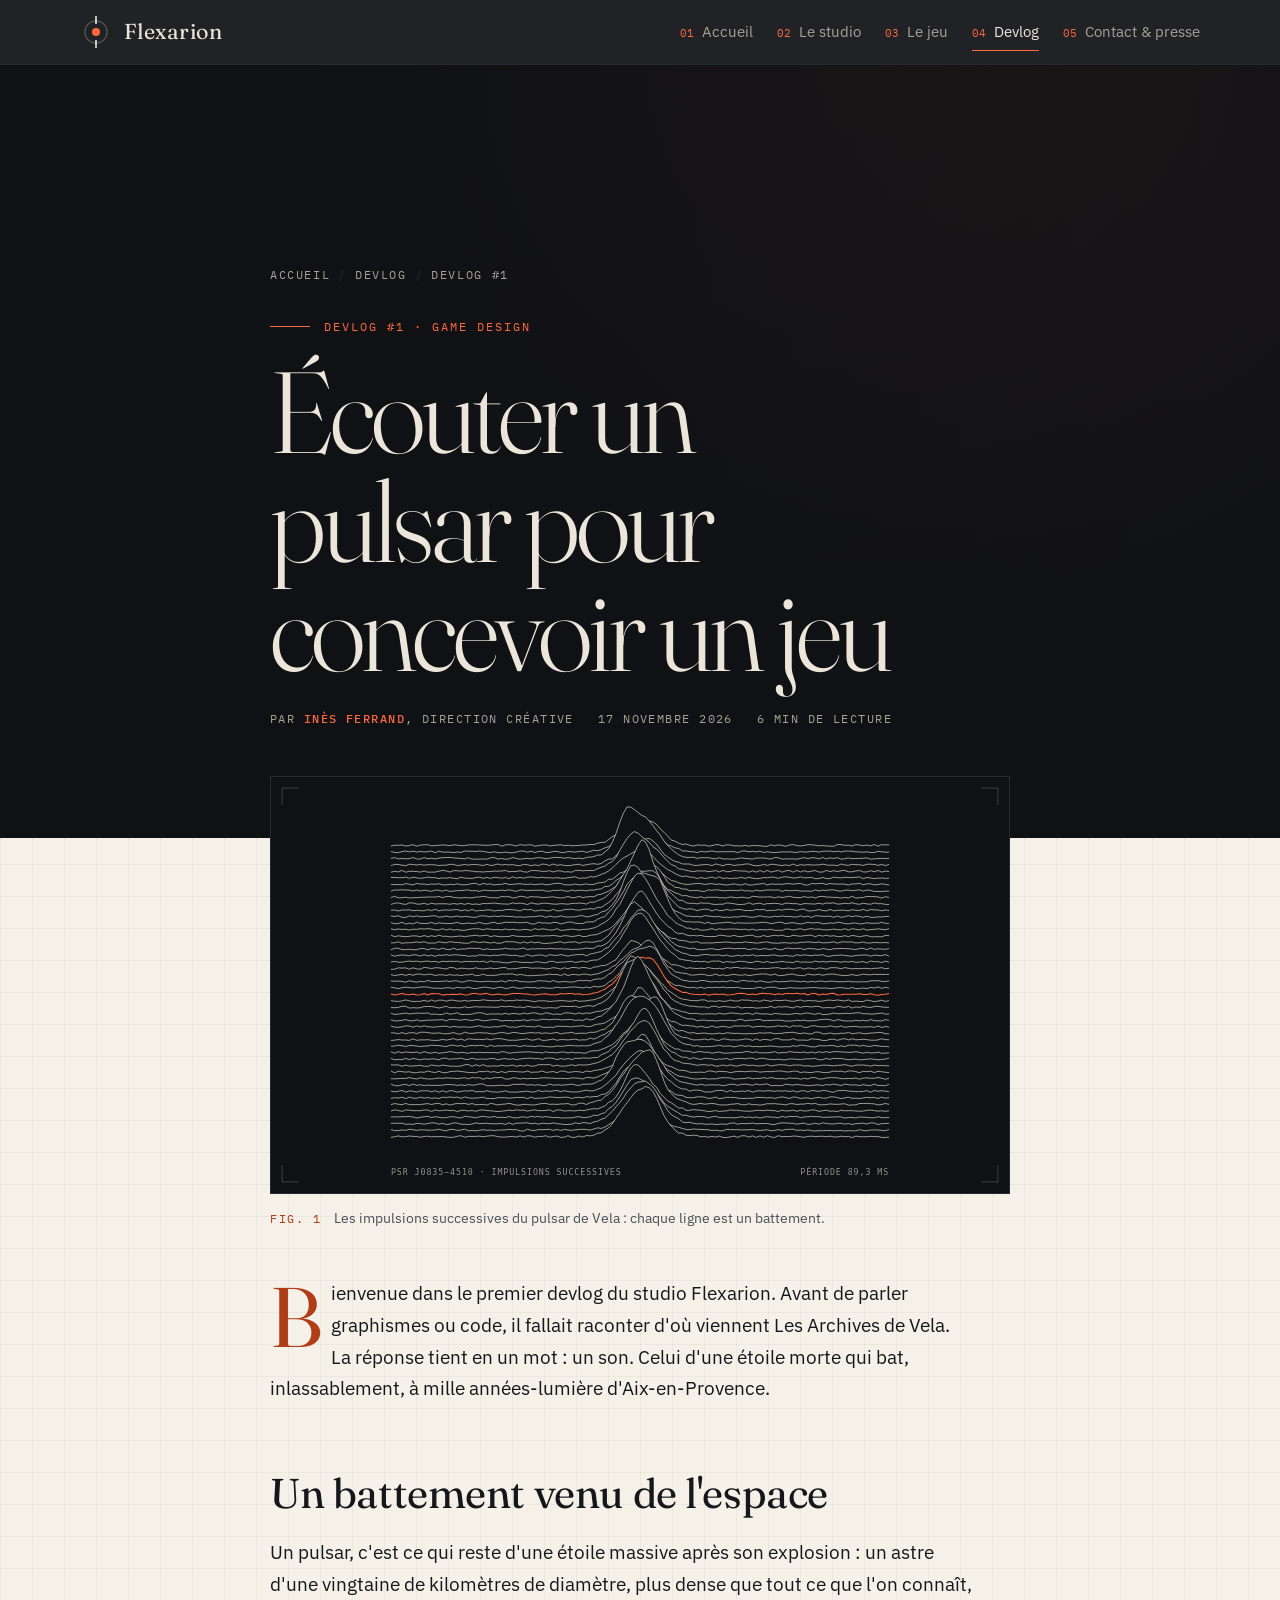
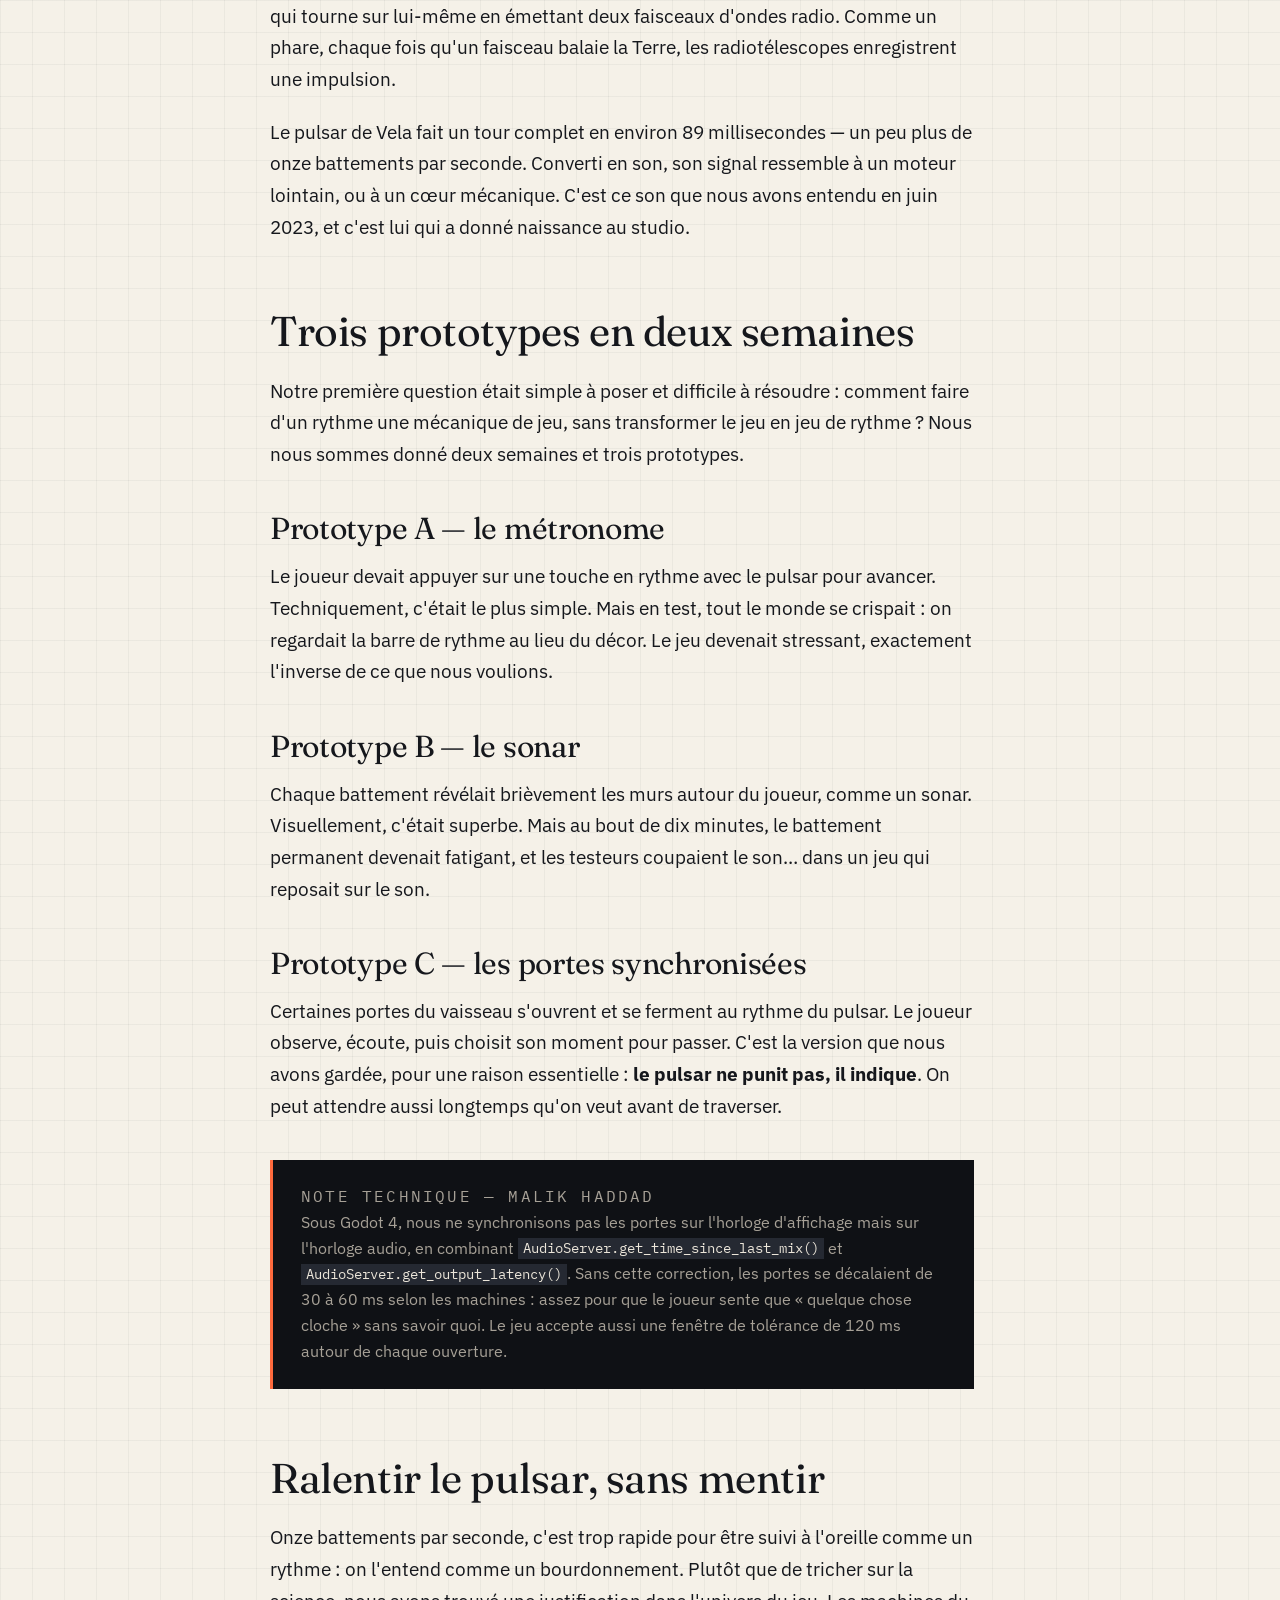
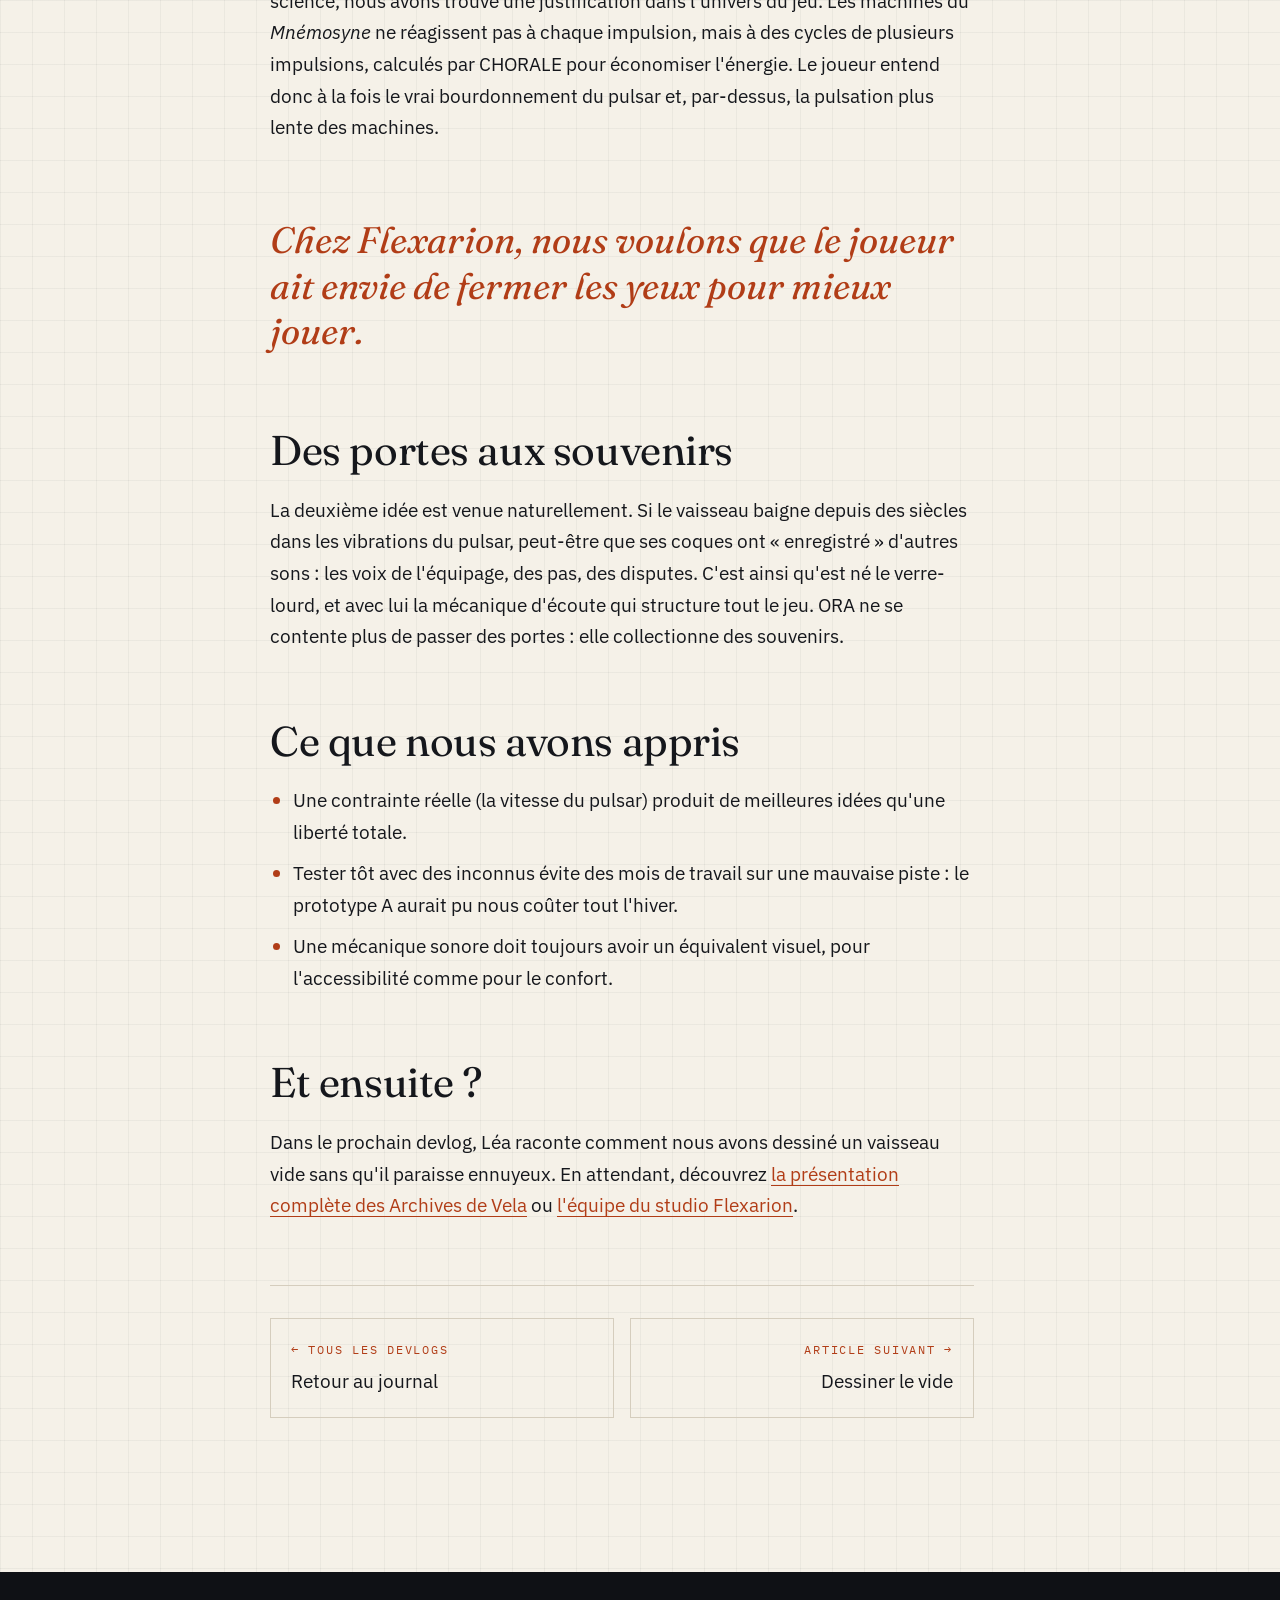
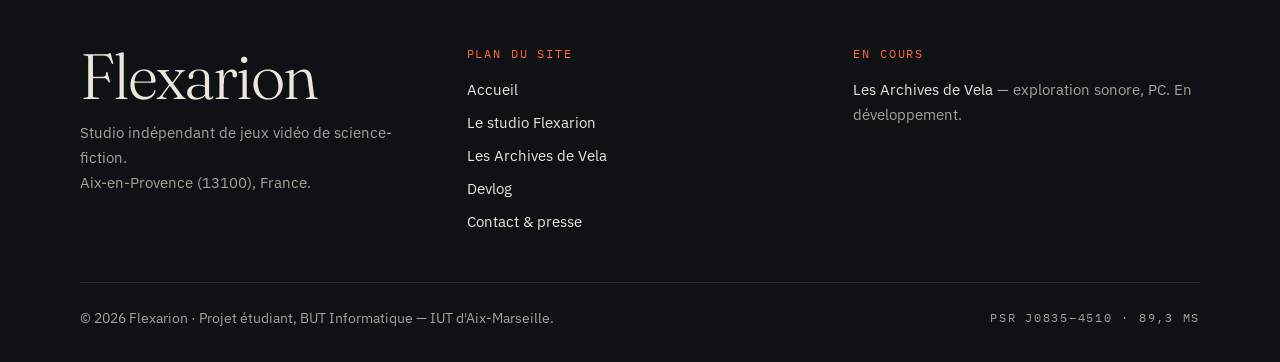
<file: docs/devlog/01-ecouter-un-pulsar.html>
<!DOCTYPE html>
<html lang="fr">
<head>
  <meta charset="UTF-8">
  <meta name="viewport" content="width=device-width, initial-scale=1">
  <title>Devlog #1 : écouter un pulsar pour concevoir un jeu — Flexarion</title>
  <meta name="description" content="Premier devlog du studio Flexarion : comment le battement du pulsar de Vela est devenu la mécanique centrale des Archives de Vela, en trois prototypes.">
  <link rel="canonical" href="https://hanabadjoudjb21217885.github.io/flexarion/devlog/01-ecouter-un-pulsar.html">
  <meta name="theme-color" content="#0f1115">
  <meta name="author" content="Inès Ferrand, Flexarion">
  <meta property="og:type" content="article">
  <meta property="og:site_name" content="Flexarion">
  <meta property="og:locale" content="fr_FR">
  <meta property="og:title" content="Devlog #1 : écouter un pulsar pour concevoir un jeu">
  <meta property="og:description" content="Trois prototypes, deux semaines, et un battement d'étoile morte devenu notre mécanique centrale.">
  <meta property="og:url" content="https://hanabadjoudjb21217885.github.io/flexarion/devlog/01-ecouter-un-pulsar.html">
  <meta property="og:image" content="https://hanabadjoudjb21217885.github.io/flexarion/assets/img/og-flexarion.png">
  <meta property="og:image:width" content="1200">
  <meta property="og:image:height" content="630">
  <meta property="og:image:alt" content="Logo Flexarion sur un graphique d'impulsions du pulsar de Vela">
  <meta property="article:published_time" content="2026-11-17">
  <meta name="twitter:card" content="summary_large_image">
  <meta name="twitter:title" content="Devlog #1 : écouter un pulsar pour concevoir un jeu">
  <meta name="twitter:description" content="Trois prototypes, deux semaines, et un battement d'étoile morte.">
  <meta name="twitter:image" content="https://hanabadjoudjb21217885.github.io/flexarion/assets/img/og-flexarion.png">
  <link rel="icon" href="../assets/img/favicon.svg" type="image/svg+xml">
  <link rel="preconnect" href="https://fonts.googleapis.com">
  <link rel="preconnect" href="https://fonts.gstatic.com" crossorigin>
  <link rel="stylesheet" href="https://fonts.googleapis.com/css2?family=Fraunces:ital,opsz,wght@0,9..144,300..600;1,9..144,300..600&family=IBM+Plex+Mono:wght@400;500&family=IBM+Plex+Sans:wght@400;500;600&display=swap">
  <link rel="stylesheet" href="../assets/css/style.css">
  <script>document.documentElement.classList.add("js")</script>
  <script src="../assets/js/main.js" defer></script>
  <script type="application/ld+json">
  {
    "@context": "https://schema.org",
    "@graph": [
      {
        "@type": "BlogPosting",
        "headline": "Devlog #1 : écouter un pulsar pour concevoir un jeu",
        "description": "Comment le battement du pulsar de Vela est devenu la mécanique centrale des Archives de Vela.",
        "datePublished": "2026-11-17",
        "dateModified": "2026-11-17",
        "inLanguage": "fr-FR",
        "image": "https://hanabadjoudjb21217885.github.io/flexarion/assets/img/pulse-plot.svg",
        "mainEntityOfPage": "https://hanabadjoudjb21217885.github.io/flexarion/devlog/01-ecouter-un-pulsar.html",
        "author": { "@type": "Person", "name": "Inès Ferrand", "jobTitle": "Directrice créative", "worksFor": { "@type": "Organization", "name": "Flexarion" } },
        "publisher": { "@type": "Organization", "name": "Flexarion", "logo": { "@type": "ImageObject", "url": "https://hanabadjoudjb21217885.github.io/flexarion/assets/img/favicon.svg" } }
      },
      {
        "@type": "BreadcrumbList",
        "itemListElement": [
          { "@type": "ListItem", "position": 1, "name": "Accueil", "item": "https://hanabadjoudjb21217885.github.io/flexarion/" },
          { "@type": "ListItem", "position": 2, "name": "Devlog", "item": "https://hanabadjoudjb21217885.github.io/flexarion/devlog/" },
          { "@type": "ListItem", "position": 3, "name": "Écouter un pulsar", "item": "https://hanabadjoudjb21217885.github.io/flexarion/devlog/01-ecouter-un-pulsar.html" }
        ]
      }
    ]
  }
  </script>
</head>
<body>
  <a class="skip-link" href="#contenu">Aller au contenu</a>
  <div class="progress" aria-hidden="true"><span></span></div>

  <header class="site-header">
    <div class="site-header__inner">
      <a class="brand" href="../" aria-label="Flexarion, retour à l'accueil">
        <svg class="brand__mark" viewBox="0 0 40 40" width="32" height="32" aria-hidden="true"><circle cx="20" cy="20" r="14" fill="none" stroke="currentColor" stroke-opacity=".45"/><circle class="brand__core" cx="20" cy="20" r="5" fill="#ff6a3d"/><path d="M20 0v10M20 30v10" stroke="currentColor" stroke-width="2"/></svg>
        <span class="brand__name">Flexarion</span>
      </a>
      <button class="nav-toggle" type="button" aria-expanded="false" aria-controls="menu">
        <span class="nav-toggle__bars" aria-hidden="true"></span>
        <span class="nav-toggle__label">Menu</span>
      </button>
      <nav class="site-nav" id="menu" aria-label="Navigation principale">
        <ul>
          <li><a href="../"><span class="site-nav__num" aria-hidden="true">01</span> Accueil</a></li>
          <li><a href="../studio.html"><span class="site-nav__num" aria-hidden="true">02</span> Le studio</a></li>
          <li><a href="../les-archives-de-vela.html"><span class="site-nav__num" aria-hidden="true">03</span> Le jeu</a></li>
          <li><a href="./" aria-current="page"><span class="site-nav__num" aria-hidden="true">04</span> Devlog</a></li>
          <li><a href="../contact.html"><span class="site-nav__num" aria-hidden="true">05</span> Contact &amp; presse</a></li>
        </ul>
      </nav>
    </div>
  </header>

  <main id="contenu">
    <article>
      <header class="page-hero on-ink">
        <div class="container container--narrow">
          <nav class="breadcrumb" aria-label="Fil d'Ariane">
            <ol>
              <li><a href="../">Accueil</a></li>
              <li><a href="./">Devlog</a></li>
              <li aria-current="page">Devlog #1</li>
            </ol>
          </nav>
          <p class="eyebrow">Devlog #1 · Game design</p>
          <h1>Écouter un pulsar pour concevoir un jeu</h1>
          <p class="article-meta"><span>Par <strong>Inès Ferrand</strong>, direction créative</span><time datetime="2026-11-17">17 novembre 2026</time><span>6 min de lecture</span></p>
        </div>
      </header>

      <div class="container container--narrow">
        <figure class="plate article-cover">
          <div class="plate__frame"><img src="../assets/img/pulse-plot.svg" width="1600" height="900" alt="Impulsions radio successives du pulsar de Vela empilées les unes sous les autres, une ligne surlignée en orange"></div>
          <figcaption><span class="plate__num">FIG. 1</span>Les impulsions successives du pulsar de Vela : chaque ligne est un battement.</figcaption>
        </figure>

        <div class="article prose">
          <p>Bienvenue dans le premier devlog du studio Flexarion. Avant de parler graphismes ou code, il fallait raconter d'où viennent Les Archives de Vela. La réponse tient en un mot : un son. Celui d'une étoile morte qui bat, inlassablement, à mille années-lumière d'Aix-en-Provence.</p>

          <h2>Un battement venu de l'espace</h2>
          <p>Un pulsar, c'est ce qui reste d'une étoile massive après son explosion : un astre d'une vingtaine de kilomètres de diamètre, plus dense que tout ce que l'on connaît, qui tourne sur lui-même en émettant deux faisceaux d'ondes radio. Comme un phare, chaque fois qu'un faisceau balaie la Terre, les radiotélescopes enregistrent une impulsion.</p>
          <p>Le pulsar de Vela fait un tour complet en environ 89 millisecondes — un peu plus de onze battements par seconde. Converti en son, son signal ressemble à un moteur lointain, ou à un cœur mécanique. C'est ce son que nous avons entendu en juin 2023, et c'est lui qui a donné naissance au studio.</p>

          <h2>Trois prototypes en deux semaines</h2>
          <p>Notre première question était simple à poser et difficile à résoudre : comment faire d'un rythme une mécanique de jeu, sans transformer le jeu en jeu de rythme&nbsp;? Nous nous sommes donné deux semaines et trois prototypes.</p>

          <h3>Prototype A — le métronome</h3>
          <p>Le joueur devait appuyer sur une touche en rythme avec le pulsar pour avancer. Techniquement, c'était le plus simple. Mais en test, tout le monde se crispait : on regardait la barre de rythme au lieu du décor. Le jeu devenait stressant, exactement l'inverse de ce que nous voulions.</p>

          <h3>Prototype B — le sonar</h3>
          <p>Chaque battement révélait brièvement les murs autour du joueur, comme un sonar. Visuellement, c'était superbe. Mais au bout de dix minutes, le battement permanent devenait fatigant, et les testeurs coupaient le son… dans un jeu qui reposait sur le son.</p>

          <h3>Prototype C — les portes synchronisées</h3>
          <p>Certaines portes du vaisseau s'ouvrent et se ferment au rythme du pulsar. Le joueur observe, écoute, puis choisit son moment pour passer. C'est la version que nous avons gardée, pour une raison essentielle : <strong>le pulsar ne punit pas, il indique</strong>. On peut attendre aussi longtemps qu'on veut avant de traverser.</p>

          <aside class="tech-note" aria-labelledby="note-1">
            <p class="tech-note__title" id="note-1">Note technique — Malik Haddad</p>
            <p>Sous Godot 4, nous ne synchronisons pas les portes sur l'horloge d'affichage mais sur l'horloge audio, en combinant <code>AudioServer.get_time_since_last_mix()</code> et <code>AudioServer.get_output_latency()</code>. Sans cette correction, les portes se décalaient de 30 à 60 ms selon les machines : assez pour que le joueur sente que « quelque chose cloche » sans savoir quoi. Le jeu accepte aussi une fenêtre de tolérance de 120 ms autour de chaque ouverture.</p>
          </aside>

          <h2>Ralentir le pulsar, sans mentir</h2>
          <p>Onze battements par seconde, c'est trop rapide pour être suivi à l'oreille comme un rythme : on l'entend comme un bourdonnement. Plutôt que de tricher sur la science, nous avons trouvé une justification dans l'univers du jeu. Les machines du <em>Mnémosyne</em> ne réagissent pas à chaque impulsion, mais à des cycles de plusieurs impulsions, calculés par CHORALE pour économiser l'énergie. Le joueur entend donc à la fois le vrai bourdonnement du pulsar et, par-dessus, la pulsation plus lente des machines.</p>
          <blockquote class="pullquote"><p>Chez Flexarion, nous voulons que le joueur ait envie de fermer les yeux pour mieux jouer.</p></blockquote>

          <h2>Des portes aux souvenirs</h2>
          <p>La deuxième idée est venue naturellement. Si le vaisseau baigne depuis des siècles dans les vibrations du pulsar, peut-être que ses coques ont « enregistré » d'autres sons : les voix de l'équipage, des pas, des disputes. C'est ainsi qu'est né le verre-lourd, et avec lui la mécanique d'écoute qui structure tout le jeu. ORA ne se contente plus de passer des portes : elle collectionne des souvenirs.</p>

          <h2>Ce que nous avons appris</h2>
          <ul>
            <li>Une contrainte réelle (la vitesse du pulsar) produit de meilleures idées qu'une liberté totale.</li>
            <li>Tester tôt avec des inconnus évite des mois de travail sur une mauvaise piste : le prototype A aurait pu nous coûter tout l'hiver.</li>
            <li>Une mécanique sonore doit toujours avoir un équivalent visuel, pour l'accessibilité comme pour le confort.</li>
          </ul>

          <h2>Et ensuite&nbsp;?</h2>
          <p>Dans le prochain devlog, Léa raconte comment nous avons dessiné un vaisseau vide sans qu'il paraisse ennuyeux. En attendant, découvrez <a href="../les-archives-de-vela.html">la présentation complète des Archives de Vela</a> ou <a href="../studio.html">l'équipe du studio Flexarion</a>.</p>

          <nav class="article-nav" aria-label="Autres articles du devlog">
            <a href="./"><span class="mono">← Tous les devlogs</span>Retour au journal</a>
            <a class="article-nav__next" href="02-dessiner-le-vide.html"><span class="mono">Article suivant →</span>Dessiner le vide</a>
          </nav>
        </div>
      </div>
    </article>
  </main>

  <footer class="site-footer">
    <div class="container">
      <div class="site-footer__grid">
        <div>
          <p class="site-footer__brand">Flexarion</p>
          <p>Studio indépendant de jeux vidéo de science-fiction.<br>Aix-en-Provence (13100), France.</p>
        </div>
        <nav aria-label="Plan du site">
          <p class="site-footer__title">Plan du site</p>
          <ul>
            <li><a href="../">Accueil</a></li>
            <li><a href="../studio.html">Le studio Flexarion</a></li>
            <li><a href="../les-archives-de-vela.html">Les Archives de Vela</a></li>
            <li><a href="./">Devlog</a></li>
            <li><a href="../contact.html">Contact &amp; presse</a></li>
          </ul>
        </nav>
        <div>
          <p class="site-footer__title">En cours</p>
          <p><a href="../les-archives-de-vela.html">Les Archives de Vela</a> — exploration sonore, PC. En développement.</p>
        </div>
      </div>
      <div class="site-footer__bottom">
        <p>© 2026 Flexarion · Projet étudiant, BUT Informatique — IUT d'Aix-Marseille.</p>
        <p class="mono">PSR J0835−4510 · 89,3 ms</p>
      </div>
    </div>
  </footer>
</body>
</html>
</file>
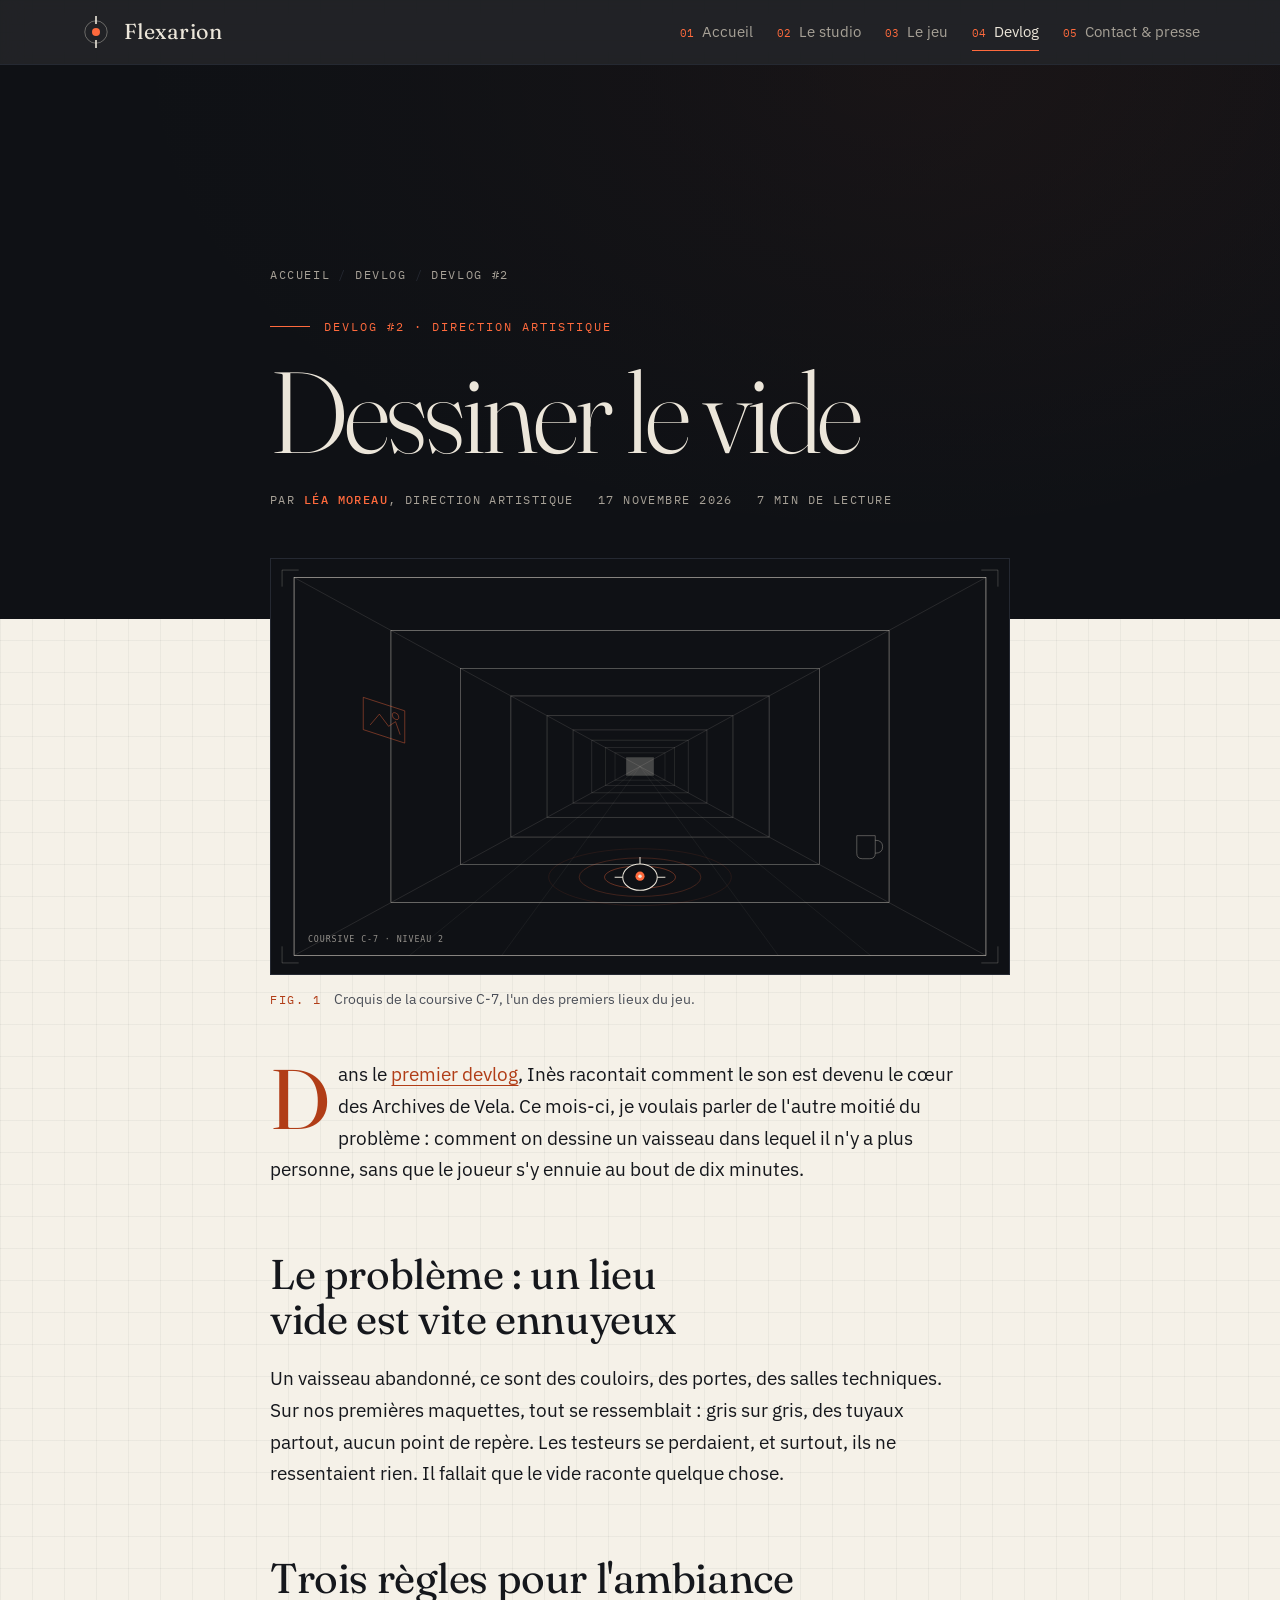
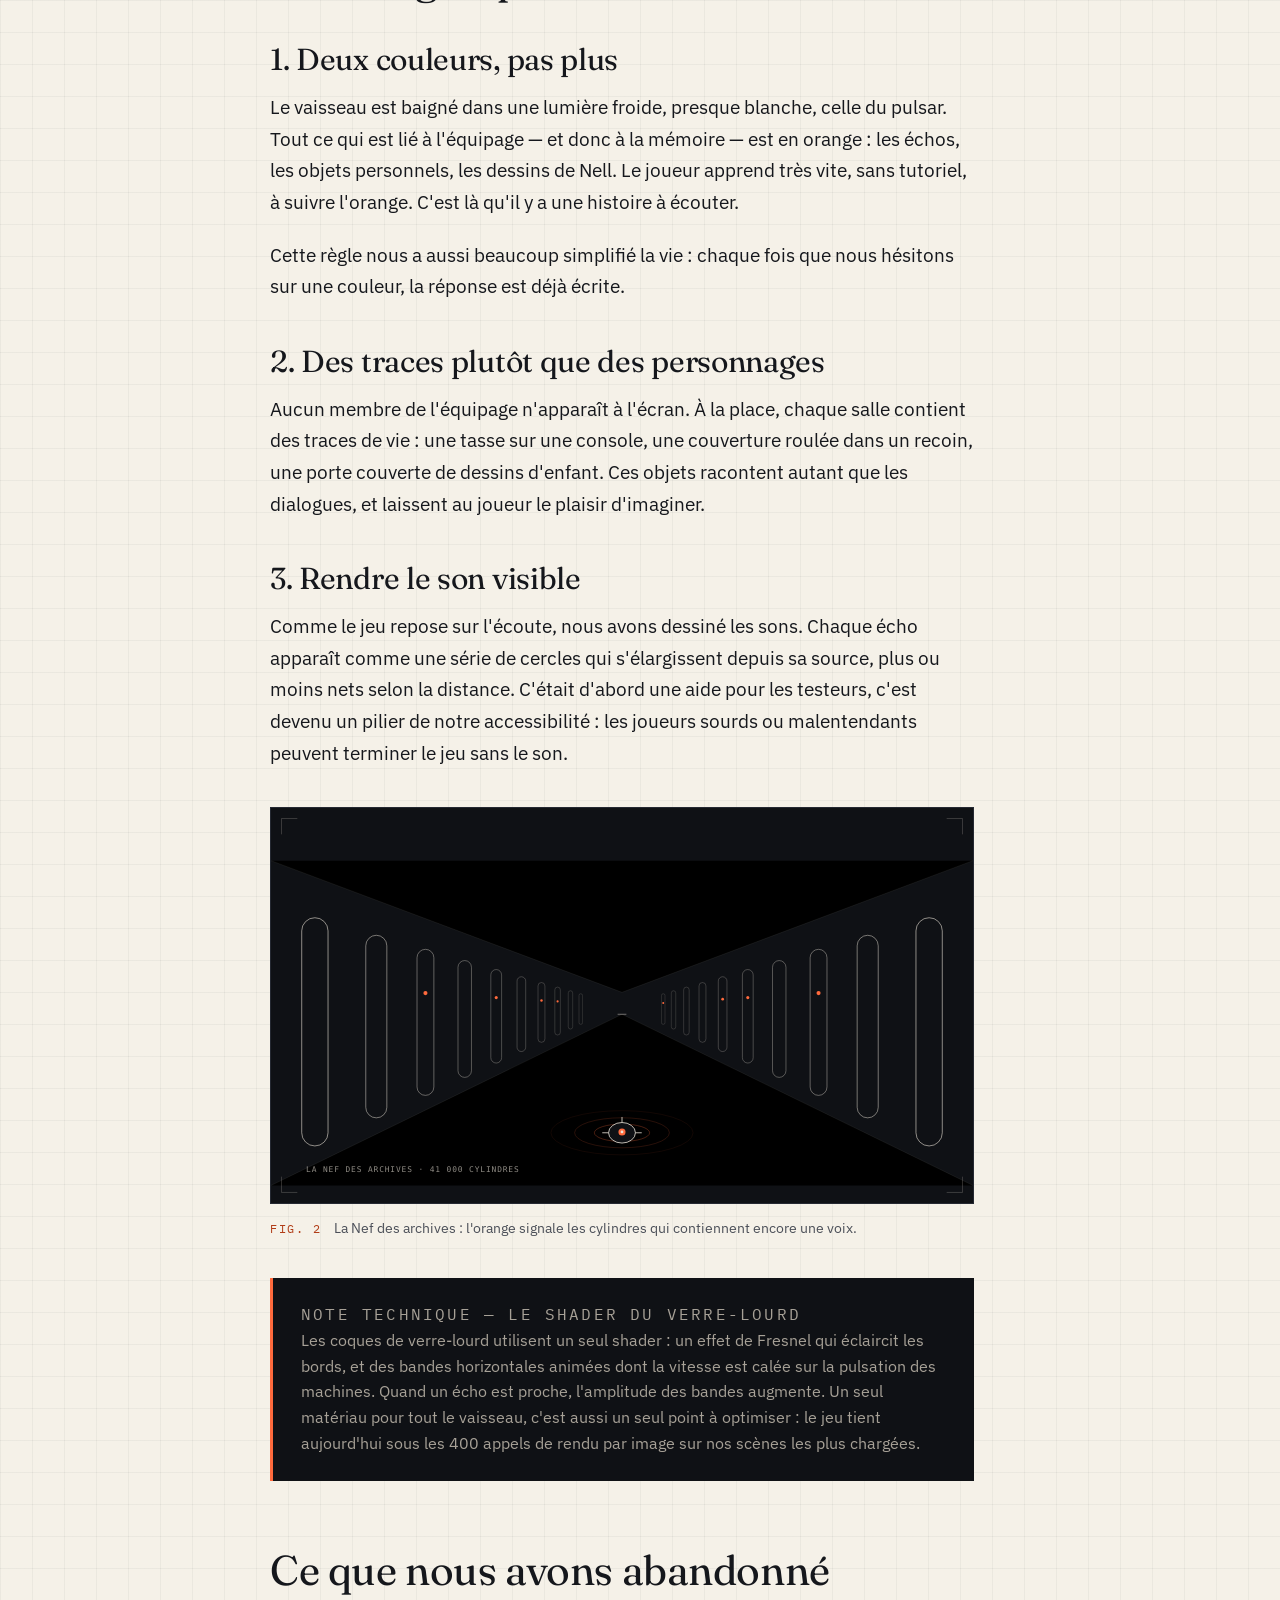
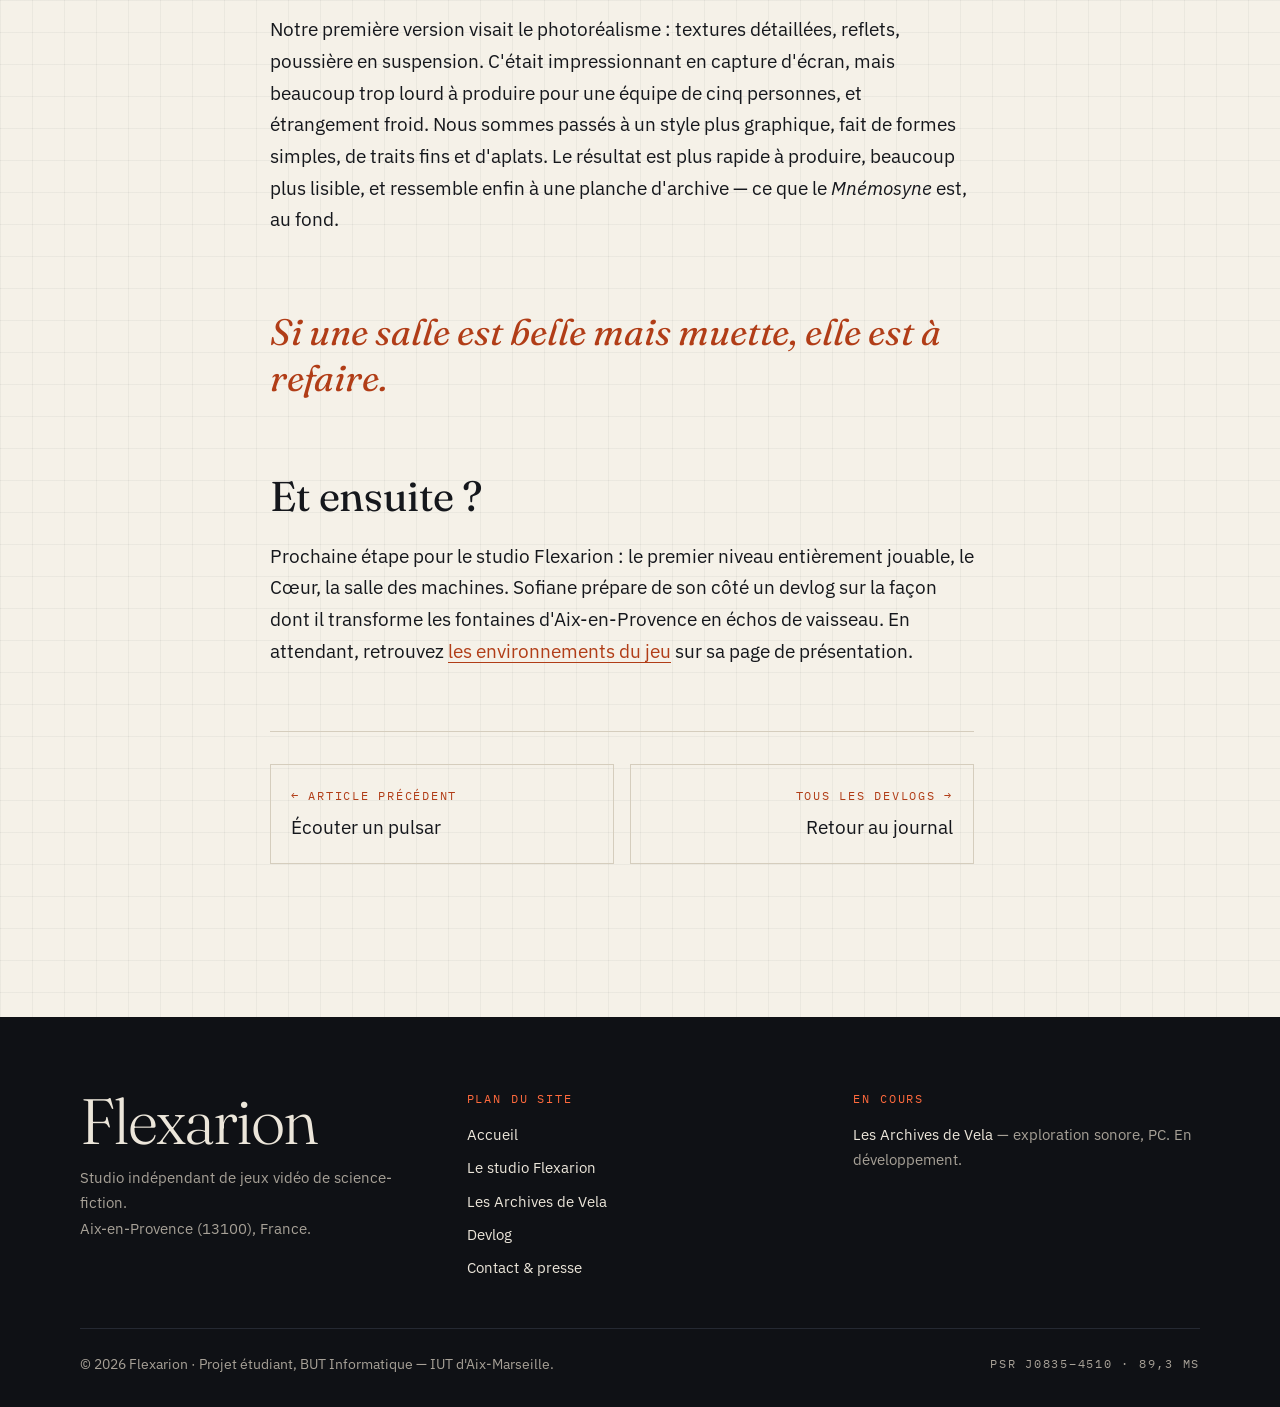
<file: docs/devlog/02-dessiner-le-vide.html>
<!DOCTYPE html>
<html lang="fr">
<head>
  <meta charset="UTF-8">
  <meta name="viewport" content="width=device-width, initial-scale=1">
  <title>Devlog #2 : dessiner le vide, la direction artistique — Flexarion</title>
  <meta name="description" content="Devlog #2 du studio Flexarion : la direction artistique du vaisseau-archive des Archives de Vela, avec deux couleurs, des traces et des sons visibles.">
  <link rel="canonical" href="https://hanabadjoudjb21217885.github.io/flexarion/devlog/02-dessiner-le-vide.html">
  <meta name="theme-color" content="#0f1115">
  <meta name="author" content="Léa Moreau, Flexarion">
  <meta property="og:type" content="article">
  <meta property="og:site_name" content="Flexarion">
  <meta property="og:locale" content="fr_FR">
  <meta property="og:title" content="Devlog #2 : dessiner le vide">
  <meta property="og:description" content="Comment rendre un vaisseau désert beau, lisible et chargé d'histoire avec seulement deux couleurs.">
  <meta property="og:url" content="https://hanabadjoudjb21217885.github.io/flexarion/devlog/02-dessiner-le-vide.html">
  <meta property="og:image" content="https://hanabadjoudjb21217885.github.io/flexarion/assets/img/og-flexarion.png">
  <meta property="og:image:width" content="1200">
  <meta property="og:image:height" content="630">
  <meta property="og:image:alt" content="Logo Flexarion sur un graphique d'impulsions du pulsar de Vela">
  <meta property="article:published_time" content="2026-11-17">
  <meta name="twitter:card" content="summary_large_image">
  <meta name="twitter:title" content="Devlog #2 : dessiner le vide">
  <meta name="twitter:description" content="La direction artistique du vaisseau-archive des Archives de Vela.">
  <meta name="twitter:image" content="https://hanabadjoudjb21217885.github.io/flexarion/assets/img/og-flexarion.png">
  <link rel="icon" href="../assets/img/favicon.svg" type="image/svg+xml">
  <link rel="preconnect" href="https://fonts.googleapis.com">
  <link rel="preconnect" href="https://fonts.gstatic.com" crossorigin>
  <link rel="stylesheet" href="https://fonts.googleapis.com/css2?family=Fraunces:ital,opsz,wght@0,9..144,300..600;1,9..144,300..600&family=IBM+Plex+Mono:wght@400;500&family=IBM+Plex+Sans:wght@400;500;600&display=swap">
  <link rel="stylesheet" href="../assets/css/style.css">
  <script>document.documentElement.classList.add("js")</script>
  <script src="../assets/js/main.js" defer></script>
  <script type="application/ld+json">
  {
    "@context": "https://schema.org",
    "@graph": [
      {
        "@type": "BlogPosting",
        "headline": "Devlog #2 : dessiner le vide, la direction artistique du vaisseau-archive",
        "description": "Comment nous avons construit la direction artistique du vaisseau-archive des Archives de Vela.",
        "datePublished": "2026-11-17",
        "dateModified": "2026-11-17",
        "inLanguage": "fr-FR",
        "image": "https://hanabadjoudjb21217885.github.io/flexarion/assets/img/coursive.svg",
        "mainEntityOfPage": "https://hanabadjoudjb21217885.github.io/flexarion/devlog/02-dessiner-le-vide.html",
        "author": { "@type": "Person", "name": "Léa Moreau", "jobTitle": "Directrice artistique", "worksFor": { "@type": "Organization", "name": "Flexarion" } },
        "publisher": { "@type": "Organization", "name": "Flexarion", "logo": { "@type": "ImageObject", "url": "https://hanabadjoudjb21217885.github.io/flexarion/assets/img/favicon.svg" } }
      },
      {
        "@type": "BreadcrumbList",
        "itemListElement": [
          { "@type": "ListItem", "position": 1, "name": "Accueil", "item": "https://hanabadjoudjb21217885.github.io/flexarion/" },
          { "@type": "ListItem", "position": 2, "name": "Devlog", "item": "https://hanabadjoudjb21217885.github.io/flexarion/devlog/" },
          { "@type": "ListItem", "position": 3, "name": "Dessiner le vide", "item": "https://hanabadjoudjb21217885.github.io/flexarion/devlog/02-dessiner-le-vide.html" }
        ]
      }
    ]
  }
  </script>
</head>
<body>
  <a class="skip-link" href="#contenu">Aller au contenu</a>
  <div class="progress" aria-hidden="true"><span></span></div>

  <header class="site-header">
    <div class="site-header__inner">
      <a class="brand" href="../" aria-label="Flexarion, retour à l'accueil">
        <svg class="brand__mark" viewBox="0 0 40 40" width="32" height="32" aria-hidden="true"><circle cx="20" cy="20" r="14" fill="none" stroke="currentColor" stroke-opacity=".45"/><circle class="brand__core" cx="20" cy="20" r="5" fill="#ff6a3d"/><path d="M20 0v10M20 30v10" stroke="currentColor" stroke-width="2"/></svg>
        <span class="brand__name">Flexarion</span>
      </a>
      <button class="nav-toggle" type="button" aria-expanded="false" aria-controls="menu">
        <span class="nav-toggle__bars" aria-hidden="true"></span>
        <span class="nav-toggle__label">Menu</span>
      </button>
      <nav class="site-nav" id="menu" aria-label="Navigation principale">
        <ul>
          <li><a href="../"><span class="site-nav__num" aria-hidden="true">01</span> Accueil</a></li>
          <li><a href="../studio.html"><span class="site-nav__num" aria-hidden="true">02</span> Le studio</a></li>
          <li><a href="../les-archives-de-vela.html"><span class="site-nav__num" aria-hidden="true">03</span> Le jeu</a></li>
          <li><a href="./" aria-current="page"><span class="site-nav__num" aria-hidden="true">04</span> Devlog</a></li>
          <li><a href="../contact.html"><span class="site-nav__num" aria-hidden="true">05</span> Contact &amp; presse</a></li>
        </ul>
      </nav>
    </div>
  </header>

  <main id="contenu">
    <article>
      <header class="page-hero on-ink">
        <div class="container container--narrow">
          <nav class="breadcrumb" aria-label="Fil d'Ariane">
            <ol>
              <li><a href="../">Accueil</a></li>
              <li><a href="./">Devlog</a></li>
              <li aria-current="page">Devlog #2</li>
            </ol>
          </nav>
          <p class="eyebrow">Devlog #2 · Direction artistique</p>
          <h1>Dessiner le vide</h1>
          <p class="article-meta"><span>Par <strong>Léa Moreau</strong>, direction artistique</span><time datetime="2026-11-17">17 novembre 2026</time><span>7 min de lecture</span></p>
        </div>
      </header>

      <div class="container container--narrow">
        <figure class="plate article-cover">
          <div class="plate__frame"><img src="../assets/img/coursive.svg" width="1600" height="900" alt="Croquis de travail : ORA, le drone, dans une coursive vide du vaisseau-archive, entouré d'ondes sonores orange"></div>
          <figcaption><span class="plate__num">FIG. 1</span>Croquis de la coursive C-7, l'un des premiers lieux du jeu.</figcaption>
        </figure>

        <div class="article prose">
          <p>Dans le <a href="01-ecouter-un-pulsar.html">premier devlog</a>, Inès racontait comment le son est devenu le cœur des Archives de Vela. Ce mois-ci, je voulais parler de l'autre moitié du problème : comment on dessine un vaisseau dans lequel il n'y a plus personne, sans que le joueur s'y ennuie au bout de dix minutes.</p>

          <h2>Le problème : un lieu vide est vite ennuyeux</h2>
          <p>Un vaisseau abandonné, ce sont des couloirs, des portes, des salles techniques. Sur nos premières maquettes, tout se ressemblait : gris sur gris, des tuyaux partout, aucun point de repère. Les testeurs se perdaient, et surtout, ils ne ressentaient rien. Il fallait que le vide raconte quelque chose.</p>

          <h2>Trois règles pour l'ambiance</h2>

          <h3>1. Deux couleurs, pas plus</h3>
          <p>Le vaisseau est baigné dans une lumière froide, presque blanche, celle du pulsar. Tout ce qui est lié à l'équipage — et donc à la mémoire — est en orange : les échos, les objets personnels, les dessins de Nell. Le joueur apprend très vite, sans tutoriel, à suivre l'orange. C'est là qu'il y a une histoire à écouter.</p>
          <p>Cette règle nous a aussi beaucoup simplifié la vie : chaque fois que nous hésitons sur une couleur, la réponse est déjà écrite.</p>

          <h3>2. Des traces plutôt que des personnages</h3>
          <p>Aucun membre de l'équipage n'apparaît à l'écran. À la place, chaque salle contient des traces de vie : une tasse sur une console, une couverture roulée dans un recoin, une porte couverte de dessins d'enfant. Ces objets racontent autant que les dialogues, et laissent au joueur le plaisir d'imaginer.</p>

          <h3>3. Rendre le son visible</h3>
          <p>Comme le jeu repose sur l'écoute, nous avons dessiné les sons. Chaque écho apparaît comme une série de cercles qui s'élargissent depuis sa source, plus ou moins nets selon la distance. C'était d'abord une aide pour les testeurs, c'est devenu un pilier de notre accessibilité : les joueurs sourds ou malentendants peuvent terminer le jeu sans le son.</p>

          <figure class="plate">
            <div class="plate__frame"><img src="../assets/img/nef.svg" width="1600" height="900" loading="lazy" alt="La Nef des archives, deux rangées de cylindres qui fuient vers l'horizon, certains marqués d'une lumière orange"></div>
            <figcaption><span class="plate__num">FIG. 2</span>La Nef des archives : l'orange signale les cylindres qui contiennent encore une voix.</figcaption>
          </figure>

          <aside class="tech-note" aria-labelledby="note-2">
            <p class="tech-note__title" id="note-2">Note technique — le shader du verre-lourd</p>
            <p>Les coques de verre-lourd utilisent un seul shader : un effet de Fresnel qui éclaircit les bords, et des bandes horizontales animées dont la vitesse est calée sur la pulsation des machines. Quand un écho est proche, l'amplitude des bandes augmente. Un seul matériau pour tout le vaisseau, c'est aussi un seul point à optimiser : le jeu tient aujourd'hui sous les 400 appels de rendu par image sur nos scènes les plus chargées.</p>
          </aside>

          <h2>Ce que nous avons abandonné</h2>
          <p>Notre première version visait le photoréalisme : textures détaillées, reflets, poussière en suspension. C'était impressionnant en capture d'écran, mais beaucoup trop lourd à produire pour une équipe de cinq personnes, et étrangement froid. Nous sommes passés à un style plus graphique, fait de formes simples, de traits fins et d'aplats. Le résultat est plus rapide à produire, beaucoup plus lisible, et ressemble enfin à une planche d'archive — ce que le <em>Mnémosyne</em> est, au fond.</p>
          <blockquote class="pullquote"><p>Si une salle est belle mais muette, elle est à refaire.</p></blockquote>

          <h2>Et ensuite&nbsp;?</h2>
          <p>Prochaine étape pour le studio Flexarion : le premier niveau entièrement jouable, le Cœur, la salle des machines. Sofiane prépare de son côté un devlog sur la façon dont il transforme les fontaines d'Aix-en-Provence en échos de vaisseau. En attendant, retrouvez <a href="../les-archives-de-vela.html">les environnements du jeu</a> sur sa page de présentation.</p>

          <nav class="article-nav" aria-label="Autres articles du devlog">
            <a href="01-ecouter-un-pulsar.html"><span class="mono">← Article précédent</span>Écouter un pulsar</a>
            <a class="article-nav__next" href="./"><span class="mono">Tous les devlogs →</span>Retour au journal</a>
          </nav>
        </div>
      </div>
    </article>
  </main>

  <footer class="site-footer">
    <div class="container">
      <div class="site-footer__grid">
        <div>
          <p class="site-footer__brand">Flexarion</p>
          <p>Studio indépendant de jeux vidéo de science-fiction.<br>Aix-en-Provence (13100), France.</p>
        </div>
        <nav aria-label="Plan du site">
          <p class="site-footer__title">Plan du site</p>
          <ul>
            <li><a href="../">Accueil</a></li>
            <li><a href="../studio.html">Le studio Flexarion</a></li>
            <li><a href="../les-archives-de-vela.html">Les Archives de Vela</a></li>
            <li><a href="./">Devlog</a></li>
            <li><a href="../contact.html">Contact &amp; presse</a></li>
          </ul>
        </nav>
        <div>
          <p class="site-footer__title">En cours</p>
          <p><a href="../les-archives-de-vela.html">Les Archives de Vela</a> — exploration sonore, PC. En développement.</p>
        </div>
      </div>
      <div class="site-footer__bottom">
        <p>© 2026 Flexarion · Projet étudiant, BUT Informatique — IUT d'Aix-Marseille.</p>
        <p class="mono">PSR J0835−4510 · 89,3 ms</p>
      </div>
    </div>
  </footer>
</body>
</html>
</file>
<file: docs/assets/css/style.css>
/* ==========================================================================
   Flexarion — feuille de style
   Direction artistique : « archive scientifique »
   ========================================================================== */

:root {
  --ink: #0f1115;
  --ink-2: #171a20;
  --ink-3: #252932;
  --paper: #f5f1e8;
  --bone: #ece6da;
  --rule: #d5cdbd;

  --text: #15171c;
  --text-muted: #4b4f58;
  --text-on-ink: #ece6da;
  --text-on-ink-muted: #a7a197;

  --signal: #ff6a3d;
  --signal-text: #b13d17;
  --teal: #3f8f88;

  --f-display: "Fraunces", "Iowan Old Style", Georgia, serif;
  --f-body: "IBM Plex Sans", "Segoe UI", system-ui, sans-serif;
  --f-mono: "IBM Plex Mono", ui-monospace, "Cascadia Mono", Consolas, monospace;

  --container: 1200px;
  --gutter: clamp(16px, 4vw, 40px);
  --section-space: clamp(72px, 12vw, 160px);
  --radius: 2px;
  --ease: cubic-bezier(.2, .7, .2, 1);
  --header-h: 64px;
}

/* ---------- Base ---------- */

*, *::before, *::after { box-sizing: border-box; }

html {
  -webkit-text-size-adjust: 100%;
  scroll-padding-top: calc(var(--header-h) + 16px);
}

body {
  margin: 0;
  font-family: var(--f-body);
  font-size: clamp(1rem, .95rem + .2vw, 1.125rem);
  line-height: 1.65;
  color: var(--text);
  background-color: var(--paper);
  background-image:
    linear-gradient(rgba(21, 23, 28, .045) 1px, transparent 1px),
    linear-gradient(90deg, rgba(21, 23, 28, .045) 1px, transparent 1px);
  background-size: 32px 32px;
  overflow-x: hidden;
}

body.menu-open { overflow: hidden; }

img, svg, canvas { display: block; max-width: 100%; }
img { height: auto; }

h1, h2, h3 {
  font-family: var(--f-display);
  font-weight: 400;
  line-height: 1.08;
  letter-spacing: -.01em;
  margin: 0 0 .5em;
  text-wrap: balance;
}

h2 { font-size: clamp(2rem, 1.4rem + 3vw, 3.75rem); }
h3 { font-size: clamp(1.35rem, 1.1rem + 1vw, 1.9rem); }

p { margin: 0 0 1.1em; }

a {
  color: var(--signal-text);
  text-decoration-thickness: 1px;
  text-underline-offset: .2em;
  transition: color .2s var(--ease), text-decoration-color .2s var(--ease);
}

a:hover { color: var(--text); }

:focus-visible {
  outline: 3px solid var(--signal);
  outline-offset: 3px;
}

::selection { background: var(--signal); color: var(--ink); }

.container {
  width: 100%;
  max-width: var(--container);
  margin-inline: auto;
  padding-inline: var(--gutter);
}

.container--narrow { max-width: 820px; }

.visually-hidden {
  position: absolute !important;
  width: 1px; height: 1px;
  overflow: hidden;
  clip: rect(0 0 0 0);
  white-space: nowrap;
}

.mono {
  font-family: var(--f-mono);
  font-size: .78rem;
  letter-spacing: .14em;
  text-transform: uppercase;
}

/* ---------- Sections sombres ---------- */

.on-ink {
  background-color: var(--ink);
  background-image: radial-gradient(ellipse at 70% 0%, rgba(255, 106, 61, .08), transparent 60%);
  color: var(--text-on-ink);
}

.on-ink a { color: var(--signal); }
.on-ink a:hover { color: var(--text-on-ink); }
.on-ink .text-muted, .on-ink .lede { color: var(--text-on-ink-muted); }

.text-muted { color: var(--text-muted); }

/* ---------- Lien d'évitement & progression ---------- */

.skip-link {
  position: absolute;
  top: -100px;
  left: 16px;
  z-index: 200;
  padding: 12px 18px;
  background: var(--signal);
  color: var(--ink);
  font-weight: 600;
  text-decoration: none;
}

.skip-link:focus { top: 12px; }

.progress {
  position: fixed;
  inset: 0 0 auto 0;
  height: 3px;
  z-index: 150;
  pointer-events: none;
}

.progress span {
  display: block;
  height: 100%;
  background: var(--signal);
  transform: scaleX(var(--progress, 0));
  transform-origin: 0 50%;
}

/* ---------- En-tête & navigation ---------- */

.site-header {
  position: sticky;
  top: 0;
  z-index: 100;
  background: rgba(15, 17, 21, .92);
  backdrop-filter: blur(10px);
  -webkit-backdrop-filter: blur(10px);
  border-bottom: 1px solid var(--ink-3);
  color: var(--text-on-ink);
}

.site-header__inner {
  display: flex;
  align-items: center;
  justify-content: space-between;
  gap: 16px;
  min-height: var(--header-h);
  max-width: var(--container);
  margin-inline: auto;
  padding-inline: var(--gutter);
  flex-wrap: wrap;
}

.brand {
  display: inline-flex;
  align-items: center;
  gap: 12px;
  color: var(--text-on-ink);
  text-decoration: none;
  padding-block: 8px;
}

.brand:hover { color: var(--text-on-ink); }

.brand__name {
  font-family: var(--f-display);
  font-size: 1.35rem;
  letter-spacing: .02em;
}

.brand__core { transform-origin: 20px 20px; animation: beat 1.6s var(--ease) infinite; }

.nav-toggle { display: none; }

.site-nav ul {
  display: flex;
  flex-wrap: wrap;
  gap: 4px 24px;
  list-style: none;
  margin: 0;
  padding: 0;
}

.site-nav a {
  position: relative;
  display: inline-flex;
  align-items: baseline;
  gap: 8px;
  padding: 10px 0;
  color: var(--text-on-ink-muted);
  text-decoration: none;
  font-size: .95rem;
}

.site-nav__num {
  font-family: var(--f-mono);
  font-size: .7rem;
  color: var(--signal);
}

.site-nav a::after {
  content: "";
  position: absolute;
  left: 0; right: 0; bottom: 4px;
  height: 1px;
  background: var(--signal);
  transform: scaleX(0);
  transform-origin: 0 50%;
  transition: transform .35s var(--ease);
}

.site-nav a:hover, .site-nav a[aria-current="page"] { color: var(--text-on-ink); }
.site-nav a:hover::after, .site-nav a[aria-current="page"]::after { transform: scaleX(1); }

@media (max-width: 899px) {
  .js .nav-toggle {
    display: inline-flex;
    align-items: center;
    gap: 10px;
    min-height: 44px;
    padding: 8px 14px;
    background: transparent;
    border: 1px solid var(--ink-3);
    color: var(--text-on-ink);
    font: 500 .8rem/1 var(--f-mono);
    letter-spacing: .14em;
    text-transform: uppercase;
    cursor: pointer;
  }

  .nav-toggle__bars, .nav-toggle__bars::before {
    display: block;
    width: 18px;
    height: 2px;
    background: currentColor;
    transition: transform .3s var(--ease);
  }

  .nav-toggle__bars { position: relative; transform: translateY(-3px); }
  .nav-toggle__bars::before { content: ""; position: absolute; top: 6px; }
  .nav-toggle[aria-expanded="true"] .nav-toggle__bars { transform: translateY(0) rotate(45deg); }
  .nav-toggle[aria-expanded="true"] .nav-toggle__bars::before { transform: translateY(-6px) rotate(-90deg); }

  .js .site-nav {
    position: fixed;
    inset: var(--header-h) 0 0 0;
    padding: 32px var(--gutter);
    background: var(--ink);
    overflow-y: auto;
    visibility: hidden;
    opacity: 0;
    transform: translateY(-12px);
    transition: opacity .3s var(--ease), transform .3s var(--ease), visibility 0s linear .3s;
  }

  .js .site-nav.is-open {
    visibility: visible;
    opacity: 1;
    transform: none;
    transition: opacity .3s var(--ease), transform .3s var(--ease);
  }

  .js .site-nav ul { flex-direction: column; gap: 0; }
  .js .site-nav li { border-bottom: 1px solid var(--ink-3); }

  .js .site-nav a {
    width: 100%;
    padding: 18px 0;
    font-family: var(--f-display);
    font-size: 1.9rem;
    color: var(--text-on-ink);
  }

  .js .site-nav a::after { display: none; }
  .js .site-nav a[aria-current="page"] { color: var(--signal); }
}

/* ---------- Boutons ---------- */

.btn-row { display: flex; flex-wrap: wrap; gap: 12px; margin-top: 32px; }

.btn {
  position: relative;
  display: inline-flex;
  align-items: center;
  gap: 14px;
  min-height: 48px;
  padding: 12px 22px;
  border: 1px solid currentColor;
  border-radius: var(--radius);
  font: 500 .85rem/1.2 var(--f-mono);
  letter-spacing: .12em;
  text-transform: uppercase;
  text-decoration: none;
  color: var(--text);
  background: transparent;
  overflow: hidden;
  isolation: isolate;
  cursor: pointer;
  transition: color .35s var(--ease), border-color .35s var(--ease);
}

.btn::before {
  content: "";
  position: absolute;
  inset: 0;
  z-index: -1;
  background: var(--signal);
  transform: translateY(101%);
  transition: transform .4s var(--ease);
}

.btn__arrow { transition: transform .4s var(--ease); }

.btn:hover, .btn:focus-visible { color: var(--ink); border-color: var(--signal); }
.btn:hover::before, .btn:focus-visible::before { transform: none; }
.btn:hover .btn__arrow, .btn:focus-visible .btn__arrow { transform: translateX(5px); }

.btn--primary { background: var(--signal); border-color: var(--signal); color: var(--ink); }
.btn--primary::before { background: var(--text-on-ink); }

.on-ink .btn { color: var(--text-on-ink); }
.on-ink .btn--primary { color: var(--ink); }
.on-ink .btn:hover, .on-ink .btn:focus-visible { color: var(--ink); }

/* ---------- Titres de section ---------- */

.section { padding-block: var(--section-space); position: relative; }

.section-head { margin-bottom: clamp(32px, 6vw, 72px); max-width: 900px; }

.eyebrow {
  display: flex;
  align-items: center;
  gap: 14px;
  margin-bottom: 20px;
  font-family: var(--f-mono);
  font-size: .78rem;
  letter-spacing: .16em;
  text-transform: uppercase;
  color: var(--signal-text);
}

.on-ink .eyebrow { color: var(--signal); }

.eyebrow::before {
  content: "";
  width: 40px;
  height: 1px;
  background: currentColor;
}

.lede {
  font-family: var(--f-display);
  font-size: clamp(1.3rem, 1.05rem + 1.2vw, 2rem);
  line-height: 1.35;
  color: var(--text-muted);
  max-width: 34ch;
}

.statement {
  font-family: var(--f-display);
  font-size: clamp(1.6rem, 1.1rem + 2.6vw, 3.4rem);
  line-height: 1.2;
  letter-spacing: -.015em;
  max-width: 26ch;
  margin: 0 0 .8em;
}

.statement em { font-style: italic; color: var(--signal-text); }
.on-ink .statement em { color: var(--signal); }

/* ---------- Hero accueil ---------- */

.hero {
  position: relative;
  min-height: calc(100svh - var(--header-h));
  display: grid;
  grid-template-columns: minmax(0, 1fr);
  align-items: end;
  overflow: hidden;
}

.hero__canvas {
  position: absolute;
  inset: 0;
  width: 100%;
  height: 100%;
  opacity: .9;
}

.hero::after {
  content: "";
  position: absolute;
  inset: 0;
  background: linear-gradient(180deg, rgba(15, 17, 21, .15) 0%, rgba(15, 17, 21, .7) 45%, rgba(15, 17, 21, .96) 100%);
  pointer-events: none;
}

@media (min-width: 900px) {
  .hero::after {
    background:
      linear-gradient(90deg, rgba(15, 17, 21, .92) 0%, rgba(15, 17, 21, .55) 45%, rgba(15, 17, 21, 0) 75%),
      linear-gradient(180deg, rgba(15, 17, 21, 0) 60%, rgba(15, 17, 21, .9) 100%);
  }
}

.hero__content {
  position: relative;
  z-index: 1;
  padding-block: 120px clamp(48px, 8vw, 96px);
}

.hero__title {
  margin: 0;
  line-height: .85;
}

.hero__word {
  display: block;
  font-size: clamp(3.4rem, 17vw, 15rem);
  font-weight: 300;
  letter-spacing: -.045em;
  font-variation-settings: "opsz" 144;
  animation: rise 1.1s var(--ease) both;
}

.hero__subtitle {
  display: block;
  margin-top: 20px;
  font-family: var(--f-mono);
  font-size: clamp(.72rem, .65rem + .3vw, .9rem);
  font-weight: 400;
  letter-spacing: .16em;
  text-transform: uppercase;
  color: var(--text-on-ink-muted);
  line-height: 1.6;
}

.hero__tagline {
  margin: 32px 0 0;
  font-family: var(--f-display);
  font-style: italic;
  font-size: clamp(1.3rem, 1rem + 1.4vw, 2.2rem);
  max-width: 24ch;
}

.hero__meta {
  display: grid;
  grid-template-columns: repeat(auto-fit, minmax(150px, 1fr));
  gap: 20px;
  margin: 48px 0 0;
  padding-top: 24px;
  border-top: 1px solid var(--ink-3);
  max-width: 720px;
}

.hero__meta dt {
  font-family: var(--f-mono);
  font-size: .7rem;
  letter-spacing: .16em;
  text-transform: uppercase;
  color: var(--signal);
}

.hero__meta dd { margin: 4px 0 0; color: var(--text-on-ink); }

.scroll-cue {
  position: absolute;
  right: var(--gutter);
  bottom: 32px;
  z-index: 1;
  writing-mode: vertical-rl;
  font-family: var(--f-mono);
  font-size: .7rem;
  letter-spacing: .2em;
  text-transform: uppercase;
  color: var(--text-on-ink-muted);
  text-decoration: none;
  display: none;
}

.scroll-cue::after {
  content: "";
  display: block;
  width: 1px;
  height: 56px;
  margin: 12px auto 0;
  background: linear-gradient(var(--signal), transparent);
  animation: drip 2s var(--ease) infinite;
}

@media (min-width: 900px) { .scroll-cue { display: block; } }

/* ---------- En-tête des pages internes ---------- */

.page-hero {
  position: relative;
  padding-block: clamp(96px, 16vw, 200px) clamp(56px, 8vw, 96px);
  overflow: hidden;
}

.page-hero__canvas {
  position: absolute;
  inset: 0;
  width: 100%;
  height: 100%;
  opacity: .5;
}

.page-hero::after {
  content: "";
  position: absolute;
  inset: 0;
  background: linear-gradient(90deg, rgba(15, 17, 21, .9) 0%, rgba(15, 17, 21, .55) 60%, rgba(15, 17, 21, .2) 100%);
  pointer-events: none;
}

.page-hero .container { position: relative; z-index: 1; }

.page-hero h1 {
  font-size: clamp(2.8rem, 1.6rem + 7vw, 8rem);
  font-weight: 300;
  letter-spacing: -.035em;
  line-height: .95;
  margin-bottom: 24px;
  max-width: 14ch;
}

.page-hero .lede { color: var(--text-on-ink-muted); }

.breadcrumb ol {
  display: flex;
  flex-wrap: wrap;
  gap: 8px;
  list-style: none;
  margin: 0 0 32px;
  padding: 0;
  font-family: var(--f-mono);
  font-size: .72rem;
  letter-spacing: .14em;
  text-transform: uppercase;
  color: var(--text-on-ink-muted);
}

.breadcrumb li + li::before { content: "/"; margin-right: 8px; color: var(--ink-3); }
.breadcrumb a { color: var(--text-on-ink-muted); text-decoration: none; }
.breadcrumb a:hover { color: var(--signal); }

/* ---------- Grilles & mises en page ---------- */

.split {
  display: grid;
  gap: clamp(32px, 6vw, 80px);
  align-items: center;
}

@media (min-width: 900px) {
  .split { grid-template-columns: 1fr 1fr; }
  .split--wide-media { grid-template-columns: 1.3fr 1fr; }
  .split--reverse > :first-child { order: 2; }
}

.prose { max-width: 64ch; }
.prose > * + h2 { margin-top: 1.6em; }
.prose > * + h3 { margin-top: 1.4em; }
.prose ul, .prose ol { padding-left: 1.2em; margin: 0 0 1.2em; }
.prose li { margin-bottom: .5em; }
.prose li::marker { color: var(--signal-text); }

/* ---------- Planches (figures) ---------- */

.plate { margin: 0; position: relative; }

.plate__frame {
  position: relative;
  overflow: hidden;
  background: var(--ink);
  border: 1px solid var(--ink-3);
}

.plate__frame img {
  width: 100%;
  transition: transform 1.2s var(--ease);
}

.plate:hover .plate__frame img { transform: scale(1.025); }
.plate__frame img[data-parallax] { scale: 1.1; }

.plate figcaption {
  margin-top: 12px;
  font-size: .9rem;
  color: var(--text-muted);
}

.on-ink .plate figcaption { color: var(--text-on-ink-muted); }

.plate__num {
  display: inline-block;
  margin-right: 12px;
  font-family: var(--f-mono);
  font-size: .72rem;
  letter-spacing: .14em;
  color: var(--signal-text);
  padding-top: .2em;
}

.on-ink .plate__num { color: var(--signal); }

.plate--bleed { margin-inline: calc(var(--gutter) * -1); }

@media (min-width: 1280px) { .plate--bleed { margin-inline: -60px; } }

/* ---------- Jeu phare (accueil) ---------- */

.feature-game__title {
  font-size: clamp(2.6rem, 1.5rem + 6vw, 7rem);
  font-weight: 300;
  letter-spacing: -.035em;
  line-height: .95;
  margin: 0 0 16px;
}

.feature-game__slogan {
  font-family: var(--f-display);
  font-style: italic;
  font-size: clamp(1.2rem, 1rem + 1vw, 1.8rem);
  color: var(--signal);
  margin-bottom: 40px;
}

.feature-game__body {
  display: grid;
  gap: 32px;
  margin-top: 48px;
}

@media (min-width: 900px) { .feature-game__body { grid-template-columns: 1fr 1fr; align-items: start; } }

/* ---------- Transcriptions (fragments d'archive) ---------- */

.transcripts { display: grid; gap: 20px; margin-top: 32px; }

.transcript {
  margin: 0;
  padding: 20px 24px;
  border-left: 2px solid var(--signal);
  background: rgba(255, 255, 255, .5);
}

.on-ink .transcript { background: var(--ink-2); }

.transcript p {
  margin: 0 0 8px;
  font-family: var(--f-display);
  font-size: 1.15rem;
  font-style: italic;
}

.transcript footer, .transcript cite {
  font-family: var(--f-mono);
  font-size: .72rem;
  font-style: normal;
  letter-spacing: .12em;
  text-transform: uppercase;
  color: var(--text-muted);
}

.on-ink .transcript cite { color: var(--text-on-ink-muted); }

/* ---------- Liste numérotée de principes ---------- */

.principles {
  list-style: none;
  margin: 0;
  padding: 0;
  counter-reset: principle;
  display: grid;
  gap: 0;
}

.principles li {
  counter-increment: principle;
  display: grid;
  grid-template-columns: auto 1fr;
  gap: 8px clamp(20px, 4vw, 56px);
  padding-block: clamp(24px, 4vw, 40px);
  border-top: 1px solid var(--ink-3);
}

.principles li::before {
  content: counter(principle, decimal-leading-zero);
  grid-row: span 2;
  font-family: var(--f-display);
  font-size: clamp(2.6rem, 2rem + 3vw, 5rem);
  font-weight: 300;
  line-height: .9;
  color: var(--signal);
}

.principles h3 { margin: 0; }
.principles p { margin: 0; max-width: 60ch; color: var(--text-on-ink-muted); }

.section:not(.on-ink) .principles li { border-color: var(--rule); }
.section:not(.on-ink) .principles p { color: var(--text-muted); }
.section:not(.on-ink) .principles li::before { color: var(--signal-text); }

/* ---------- Devlogs (listes) ---------- */

.log-list { list-style: none; margin: 0; padding: 0; }

.log-entry {
  display: grid;
  gap: 20px;
  padding-block: 32px;
  border-top: 1px solid var(--rule);
}

.log-entry:last-child { border-bottom: 1px solid var(--rule); }

@media (min-width: 760px) {
  .log-entry { grid-template-columns: 280px 1fr; gap: 40px; align-items: center; }
}

.log-entry__cover { border: 1px solid var(--ink-3); background: var(--ink); overflow: hidden; }
.log-entry__cover img { transition: transform .8s var(--ease); }
.log-entry:hover .log-entry__cover img { transform: scale(1.04); }

.log-entry__meta {
  display: flex;
  flex-wrap: wrap;
  gap: 6px 18px;
  margin-bottom: 10px;
  font-family: var(--f-mono);
  font-size: .72rem;
  letter-spacing: .12em;
  text-transform: uppercase;
  color: var(--text-muted);
}

.log-entry__meta strong { color: var(--signal-text); font-weight: 500; }

.log-entry h3 { margin-bottom: 12px; }
.log-entry h3 a { color: var(--text); text-decoration: none; background: linear-gradient(var(--signal), var(--signal)) 0 100% / 0 2px no-repeat; transition: background-size .5s var(--ease); }
.log-entry h3 a:hover { background-size: 100% 2px; }
.log-entry p { margin: 0; color: var(--text-muted); max-width: 60ch; }

/* ---------- Bandeau d'appel à l'action ---------- */

.cta-band { text-align: left; }
.cta-band .statement { max-width: 20ch; }

/* ---------- Studio : chronologie ---------- */

.timeline {
  list-style: none;
  margin: 0;
  padding: 0;
  position: relative;
}

.timeline::before {
  content: "";
  position: absolute;
  top: 8px; bottom: 8px; left: 7px;
  width: 1px;
  background: var(--rule);
}

.timeline__item {
  position: relative;
  padding: 0 0 48px 48px;
}

.timeline__item::before {
  content: "";
  position: absolute;
  left: 0; top: 6px;
  width: 15px; height: 15px;
  border-radius: 50%;
  border: 1px solid var(--text-muted);
  background: var(--paper);
  transition: background .4s var(--ease), border-color .4s var(--ease), box-shadow .4s var(--ease);
}

.timeline__item.is-active::before {
  background: var(--signal);
  border-color: var(--signal);
  box-shadow: 0 0 0 6px rgba(255, 106, 61, .18);
}

.timeline__date {
  display: block;
  font-family: var(--f-mono);
  font-size: .75rem;
  letter-spacing: .14em;
  text-transform: uppercase;
  color: var(--signal-text);
  margin-bottom: 6px;
}

.timeline__item h3 { margin-bottom: 8px; }
.timeline__item p { margin: 0; color: var(--text-muted); max-width: 56ch; }
.timeline__item--future h3 { font-style: italic; }

/* ---------- Studio : équipe (dossiers) ---------- */

.dossiers {
  display: grid;
  gap: 0;
  grid-template-columns: repeat(auto-fit, minmax(min(100%, 320px), 1fr));
  border-top: 1px solid var(--ink-3);
  border-left: 1px solid var(--ink-3);
}

.dossier {
  padding: clamp(24px, 3vw, 36px);
  border-right: 1px solid var(--ink-3);
  border-bottom: 1px solid var(--ink-3);
  transition: background .4s var(--ease);
}

.dossier:hover { background: var(--ink-2); }

.dossier__id {
  display: flex;
  justify-content: space-between;
  font-family: var(--f-mono);
  font-size: .72rem;
  letter-spacing: .14em;
  text-transform: uppercase;
  color: var(--signal);
  margin-bottom: 40px;
}

.dossier h3 { margin-bottom: 4px; }

.dossier__role {
  font-family: var(--f-mono);
  font-size: .78rem;
  letter-spacing: .1em;
  text-transform: uppercase;
  color: var(--text-on-ink-muted);
  margin-bottom: 20px;
}

.dossier p { color: var(--text-on-ink-muted); }

.dossier__note {
  margin: 20px 0 0;
  padding-top: 16px;
  border-top: 1px dashed var(--ink-3);
  font-size: .92rem;
}

.dossier__note strong { color: var(--text-on-ink); font-weight: 500; }

/* ---------- Coordonnées ---------- */

.coords {
  display: grid;
  gap: 24px;
  grid-template-columns: repeat(auto-fit, minmax(160px, 1fr));
  margin: 40px 0 0;
}

.coords dt {
  font-family: var(--f-mono);
  font-size: .72rem;
  letter-spacing: .14em;
  text-transform: uppercase;
  color: var(--signal-text);
}

.coords dd {
  margin: 6px 0 0;
  font-family: var(--f-display);
  font-size: 1.4rem;
}

.on-ink .coords dt { color: var(--signal); }

/* ---------- Jeu : mécaniques ---------- */

.mechanics { display: grid; gap: clamp(56px, 10vw, 120px); }

.mechanic { display: grid; gap: 24px; align-items: center; }

@media (min-width: 900px) {
  .mechanic { grid-template-columns: 1fr 1fr; gap: 80px; }
  .mechanic:nth-child(even) .mechanic__visual { order: 2; }
}

.mechanic__num {
  font-family: var(--f-display);
  font-size: clamp(4rem, 3rem + 6vw, 9rem);
  font-weight: 300;
  line-height: .8;
  color: var(--signal);
  margin-bottom: 16px;
}

.mechanic__visual { border: 1px solid var(--ink-3); background: var(--ink); }

/* ---------- Jeu : personnages ---------- */

.cast { display: grid; gap: 0; border-top: 1px solid var(--rule); }

.cast__item {
  display: grid;
  gap: 8px 40px;
  padding-block: 28px;
  border-bottom: 1px solid var(--rule);
}

@media (min-width: 760px) { .cast__item { grid-template-columns: 260px 1fr; } }

.cast__item h3 { margin: 0; }
.cast__tag { display: block; margin-top: 6px; color: var(--signal-text); }
.cast__item p { margin: 0; color: var(--text-muted); max-width: 62ch; }

.factions {
  display: grid;
  gap: 2px;
  margin-top: 56px;
  background: var(--rule);
  border: 1px solid var(--rule);
}

@media (min-width: 760px) { .factions { grid-template-columns: 1fr 1fr; } }

.faction { padding: clamp(24px, 4vw, 48px); background: var(--paper); }
.faction blockquote { margin: 16px 0 0; font-family: var(--f-display); font-style: italic; font-size: 1.2rem; }

/* ---------- Jeu : environnements ---------- */

.environments { display: grid; gap: clamp(48px, 8vw, 96px); }

.environment { display: grid; gap: 24px; align-items: end; }

@media (min-width: 900px) {
  .environment { grid-template-columns: 1.4fr 1fr; gap: 56px; }
  .environment:nth-child(even) { grid-template-columns: 1fr 1.4fr; }
  .environment:nth-child(even) .plate { order: 2; }
}

/* ---------- Galerie ---------- */

.gallery {
  display: grid;
  gap: 12px;
  grid-template-columns: repeat(auto-fill, minmax(min(100%, 260px), 1fr));
}

.gallery__item {
  position: relative;
  display: block;
  width: 100%;
  padding: 0;
  border: 1px solid var(--ink-3);
  background: var(--ink);
  cursor: zoom-in;
  overflow: hidden;
}

.gallery__item img { transition: transform .8s var(--ease), opacity .4s; }
.gallery__item:hover img, .gallery__item:focus-visible img { transform: scale(1.05); opacity: .85; }

.gallery__label {
  position: absolute;
  left: 12px; bottom: 10px;
  font-family: var(--f-mono);
  font-size: .68rem;
  letter-spacing: .12em;
  text-transform: uppercase;
  color: var(--text-on-ink);
  background: rgba(15, 17, 21, .8);
  padding: 4px 8px;
}

.lightbox {
  width: min(1200px, 100vw - 32px);
  max-height: calc(100vh - 32px);
  padding: 0;
  border: 1px solid var(--ink-3);
  background: var(--ink);
  color: var(--text-on-ink);
}

.lightbox::backdrop { background: rgba(8, 9, 12, .88); }

.lightbox__img { width: 100%; max-height: calc(100vh - 140px); object-fit: contain; }

.lightbox__bar {
  display: flex;
  align-items: center;
  justify-content: space-between;
  gap: 16px;
  padding: 14px 18px;
}

.lightbox__caption { margin: 0; font-size: .95rem; color: var(--text-on-ink-muted); }

.lightbox__close {
  flex: none;
  min-width: 44px;
  min-height: 44px;
  padding: 8px 14px;
  background: transparent;
  border: 1px solid var(--ink-3);
  color: var(--text-on-ink);
  font: 500 .75rem var(--f-mono);
  letter-spacing: .12em;
  text-transform: uppercase;
  cursor: pointer;
}

.lightbox__close:hover { border-color: var(--signal); color: var(--signal); }

/* ---------- Fiche technique ---------- */

.spec {
  display: grid;
  grid-template-columns: repeat(auto-fit, minmax(min(100%, 240px), 1fr));
  gap: 0;
  margin: 0;
  border-top: 1px solid var(--ink-3);
}

.spec > div { padding: 20px 0; border-bottom: 1px solid var(--ink-3); padding-right: 24px; }

.spec dt {
  font-family: var(--f-mono);
  font-size: .72rem;
  letter-spacing: .14em;
  text-transform: uppercase;
  color: var(--signal);
}

.spec dd { margin: 6px 0 0; }

.section:not(.on-ink) .spec, .section:not(.on-ink) .spec > div { border-color: var(--rule); }
.section:not(.on-ink) .spec dt { color: var(--signal-text); }

/* ---------- Article de devlog ---------- */

.article-meta {
  display: flex;
  flex-wrap: wrap;
  gap: 8px 24px;
  font-family: var(--f-mono);
  font-size: .75rem;
  letter-spacing: .12em;
  text-transform: uppercase;
  color: var(--text-on-ink-muted);
}

.article-meta strong { color: var(--signal); font-weight: 500; }

.article-cover { margin-top: calc(var(--section-space) * -0.4); position: relative; z-index: 2; }

.article {
  font-size: clamp(1.05rem, 1rem + .25vw, 1.2rem);
  padding-block: 48px var(--section-space);
}

.article .plate { margin-block: 2em; }
.article h2 { font-size: clamp(1.7rem, 1.3rem + 1.8vw, 2.6rem); }

.article > p:first-of-type::first-letter {
  float: left;
  font-family: var(--f-display);
  font-size: 4.4em;
  line-height: .82;
  padding: .06em .1em 0 0;
  color: var(--signal-text);
}

.article code {
  overflow-wrap: anywhere;
  font-family: var(--f-mono);
  font-size: .88em;
  padding: .1em .35em;
  background: rgba(21, 23, 28, .07);
}

.tech-note {
  margin: 2em 0;
  padding: 24px 28px;
  background: var(--ink);
  color: var(--text-on-ink);
  border-left: 3px solid var(--signal);
}

.tech-note__title {
  margin: 0 0 10px;
  font-family: var(--f-mono);
  font-size: .75rem;
  letter-spacing: .14em;
  text-transform: uppercase;
  color: var(--signal);
}

.tech-note p { margin: 0; color: var(--text-on-ink-muted); font-size: .98rem; }
.tech-note code { background: var(--ink-3); color: var(--text-on-ink); }

.pullquote {
  margin: 2em 0;
  padding: 0;
  font-family: var(--f-display);
  font-size: clamp(1.5rem, 1.2rem + 1.4vw, 2.3rem);
  font-style: italic;
  line-height: 1.25;
  color: var(--signal-text);
}

.article-nav {
  display: grid;
  gap: 16px;
  margin-top: 64px;
  padding-top: 32px;
  border-top: 1px solid var(--rule);
}

@media (min-width: 760px) { .article-nav { grid-template-columns: 1fr 1fr; } }

.article-nav a {
  display: block;
  padding: 20px;
  border: 1px solid var(--rule);
  color: var(--text);
  text-decoration: none;
  transition: border-color .3s var(--ease), background .3s var(--ease);
}

.article-nav a:hover { border-color: var(--signal); background: rgba(255, 255, 255, .5); }
.article-nav span { display: block; margin-bottom: 6px; color: var(--signal-text); }
.article-nav__next { text-align: right; }

/* ---------- Formulaire ---------- */

.notice {
  padding: 18px 22px;
  border: 1px dashed var(--signal-text);
  background: rgba(255, 106, 61, .07);
  margin-bottom: 32px;
}

.notice p { margin: 0; }

.form { display: grid; gap: 24px; }

.form__row { display: grid; gap: 24px; }

@media (min-width: 640px) { .form__row { grid-template-columns: 1fr 1fr; } }

.field { display: grid; gap: 8px; }

.field label {
  font-family: var(--f-mono);
  font-size: .78rem;
  letter-spacing: .12em;
  text-transform: uppercase;
}

.field__hint { font-size: .88rem; color: var(--text-muted); margin: 0; }

.field input, .field select, .field textarea {
  width: 100%;
  min-height: 48px;
  padding: 12px 14px;
  font: inherit;
  color: var(--text);
  background: #fffdf8;
  border: 1px solid #8d8778;
  border-radius: var(--radius);
  transition: border-color .2s var(--ease), box-shadow .2s var(--ease);
}

.field textarea { min-height: 180px; resize: vertical; }

.field input:focus, .field select:focus, .field textarea:focus {
  outline: none;
  border-color: var(--signal-text);
  box-shadow: 0 0 0 3px rgba(255, 106, 61, .35);
}

.field [aria-invalid="true"] { border-color: #b3261e; }

.field__error {
  margin: 0;
  font-size: .9rem;
  color: #b3261e;
  font-weight: 500;
}

.field__error:empty { display: none; }

.form__status {
  padding: 16px 20px;
  border-left: 3px solid var(--teal);
  background: rgba(63, 143, 136, .1);
}

.form__status:empty { display: none; }

.required-mark { color: #b3261e; }

/* ---------- Kit presse ---------- */

.press-grid { display: grid; gap: clamp(32px, 5vw, 64px); }

@media (min-width: 900px) { .press-grid { grid-template-columns: 1fr 1fr; } }

.boilerplate {
  padding: 28px;
  border: 1px solid var(--ink-3);
  font-family: var(--f-display);
  font-size: 1.15rem;
  line-height: 1.5;
}

.downloads { list-style: none; margin: 24px 0 0; padding: 0; }
.downloads li { border-top: 1px solid var(--ink-3); }
.downloads li:last-child { border-bottom: 1px solid var(--ink-3); }

.downloads a {
  display: flex;
  justify-content: space-between;
  gap: 16px;
  padding: 16px 0;
  text-decoration: none;
}

.downloads small { color: var(--text-on-ink-muted); font-family: var(--f-mono); }

/* ---------- 404 ---------- */

.error-page { min-height: calc(100svh - var(--header-h)); display: grid; align-items: center; }
.error-page h1 { font-size: clamp(2rem, 1.4rem + 3vw, 3.5rem); }
.error-page__code { font-family: var(--f-display); font-size: clamp(6rem, 30vw, 18rem); font-weight: 300; line-height: .8; color: var(--signal); margin: 0 0 24px; }

/* ---------- Pied de page ---------- */

.site-footer {
  background: var(--ink);
  color: var(--text-on-ink-muted);
  padding-block: 72px 32px;
  font-size: .95rem;
}

.site-footer a { color: var(--text-on-ink); text-decoration: none; }
.site-footer a:hover { color: var(--signal); }

.site-footer__grid {
  display: grid;
  gap: 40px;
  grid-template-columns: repeat(auto-fit, minmax(min(100%, 220px), 1fr));
  padding-bottom: 48px;
  border-bottom: 1px solid var(--ink-3);
}

.site-footer__brand {
  font-family: var(--f-display);
  font-size: clamp(2.2rem, 1.6rem + 3vw, 4rem);
  font-weight: 300;
  letter-spacing: -.03em;
  color: var(--text-on-ink);
  margin: 0 0 12px;
  line-height: 1;
}

.site-footer__title {
  margin: 0 0 14px;
  font-family: var(--f-mono);
  font-size: .72rem;
  letter-spacing: .16em;
  text-transform: uppercase;
  color: var(--signal);
}

.site-footer ul { list-style: none; margin: 0; padding: 0; display: grid; gap: 8px; }

.site-footer__bottom {
  display: flex;
  flex-wrap: wrap;
  justify-content: space-between;
  gap: 12px;
  padding-top: 24px;
  font-size: .85rem;
}

.site-footer__bottom p { margin: 0; }

/* ---------- Apparitions au défilement ---------- */

.js .reveal {
  opacity: 0;
  transform: translateY(28px);
  transition: opacity .9s var(--ease), transform .9s var(--ease);
  transition-delay: var(--delay, 0s);
}

.js .reveal.is-visible { opacity: 1; transform: none; }

/* ---------- Animations ---------- */

@keyframes beat {
  0%, 100% { transform: scale(1); }
  12% { transform: scale(1.35); }
  30% { transform: scale(1); }
}

@keyframes rise {
  from { opacity: 0; transform: translateY(.35em); }
  to { opacity: 1; transform: none; }
}

@keyframes drip {
  0% { transform: scaleY(0); transform-origin: top; }
  50% { transform: scaleY(1); transform-origin: top; }
  51% { transform-origin: bottom; }
  100% { transform: scaleY(0); transform-origin: bottom; }
}

@media (prefers-reduced-motion: reduce) {
  *, *::before, *::after {
    animation-duration: .001ms !important;
    animation-iteration-count: 1 !important;
    transition-duration: .001ms !important;
    scroll-behavior: auto !important;
  }

  .js .reveal { opacity: 1; transform: none; }
  [data-parallax] { transform: none !important; }
}

@media (prefers-reduced-motion: no-preference) {
  html { scroll-behavior: smooth; }
}
</file>
